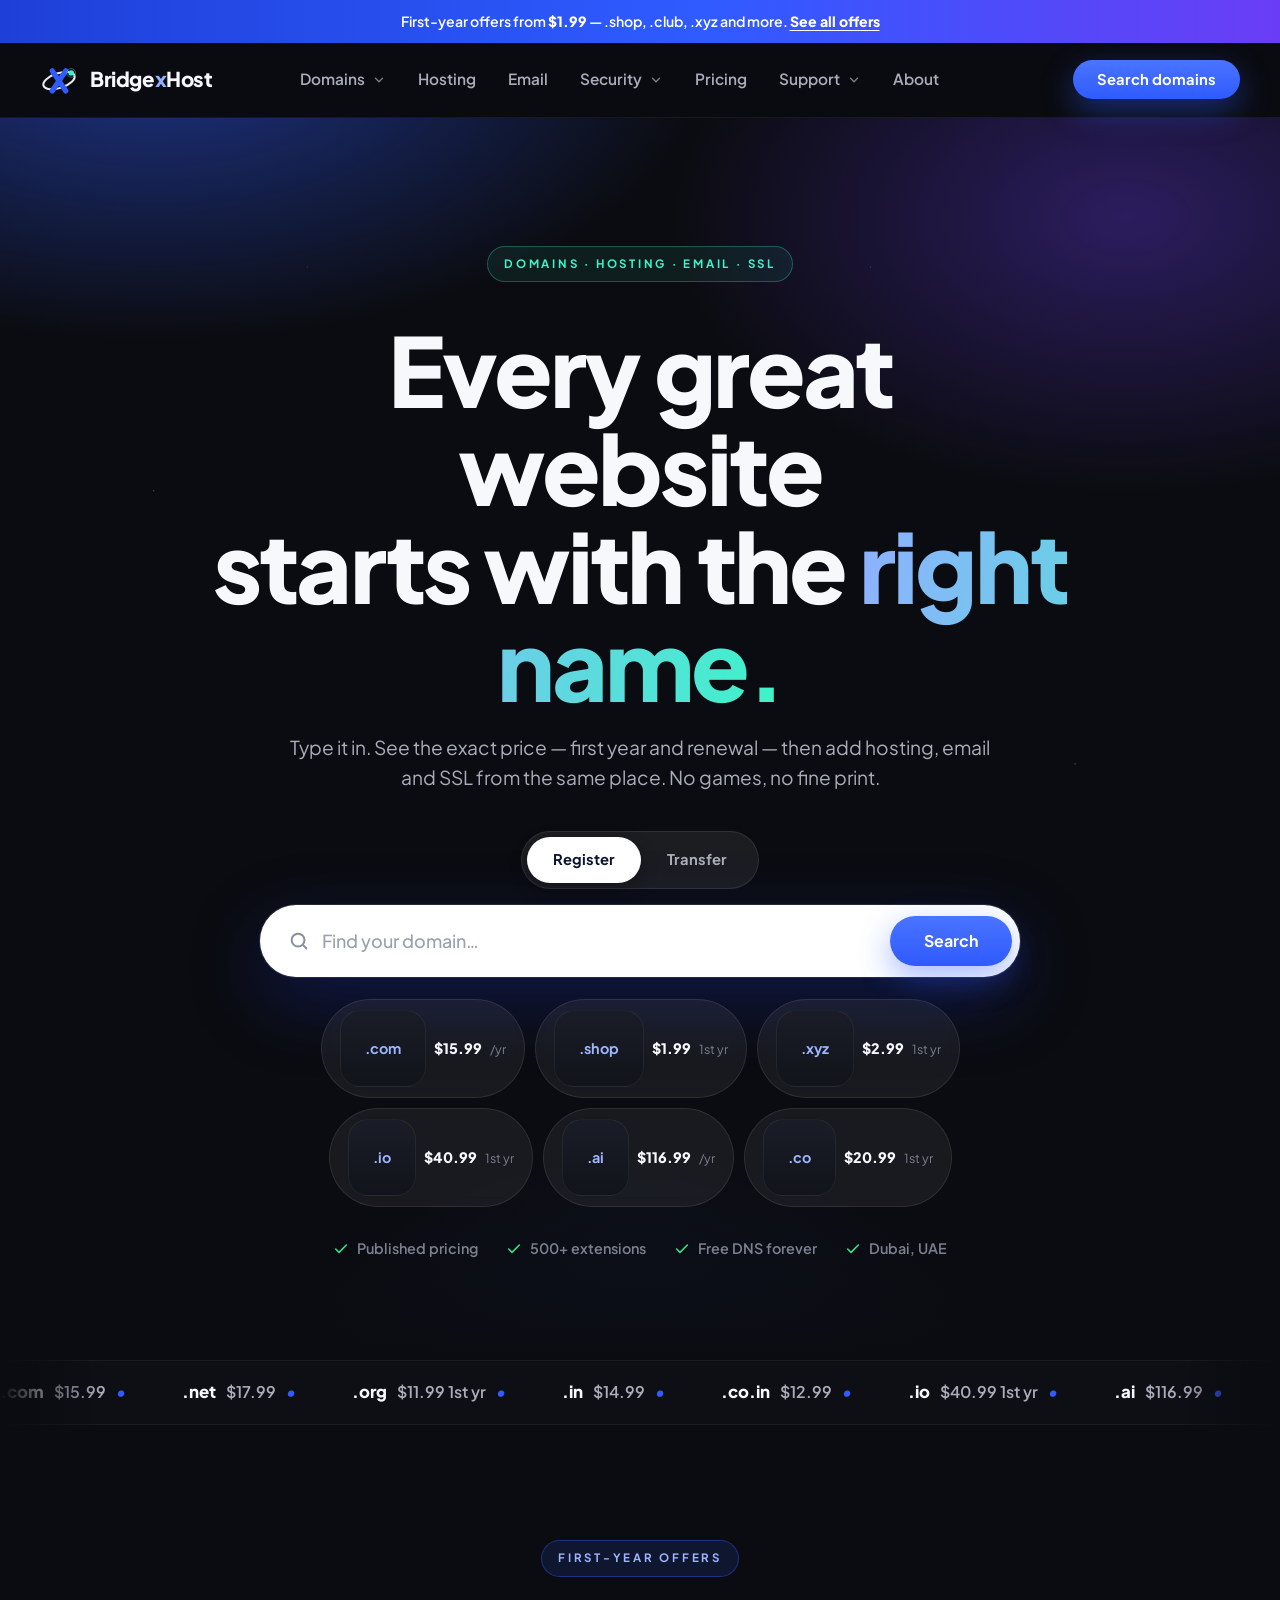
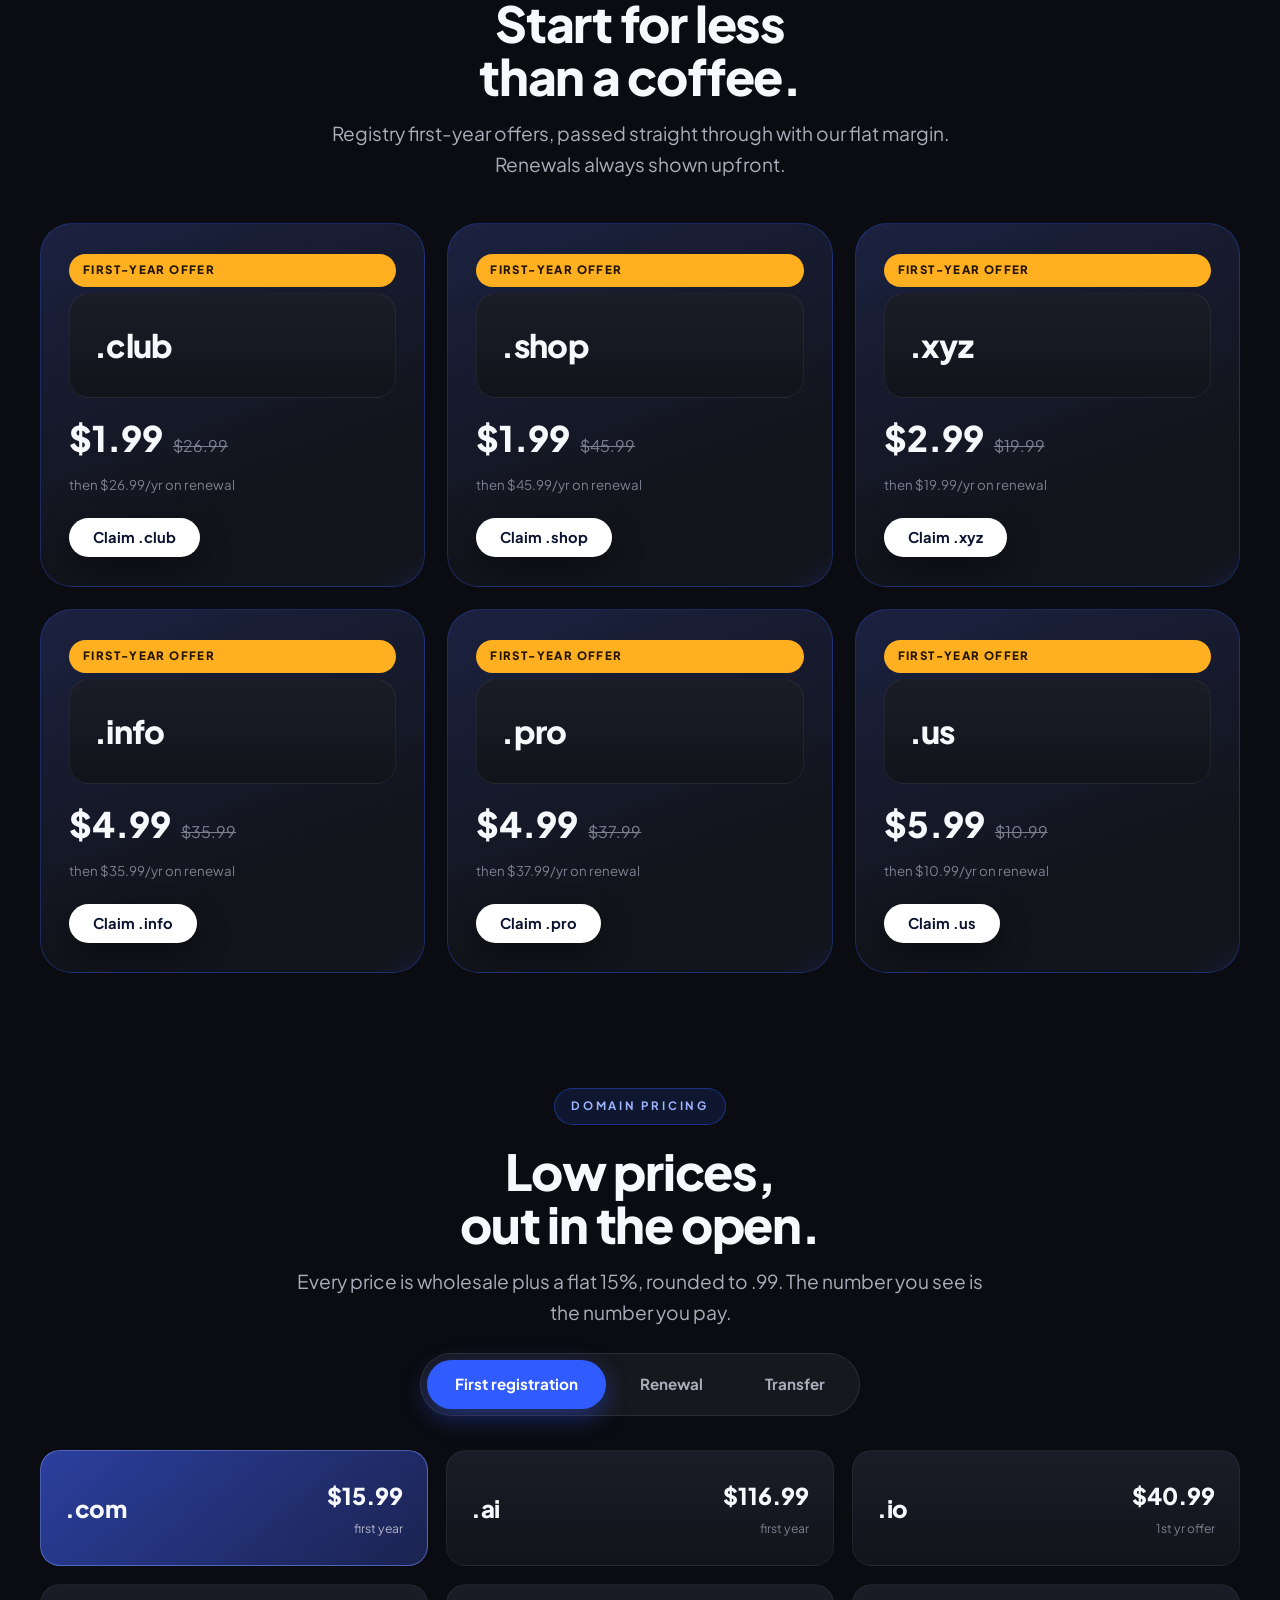
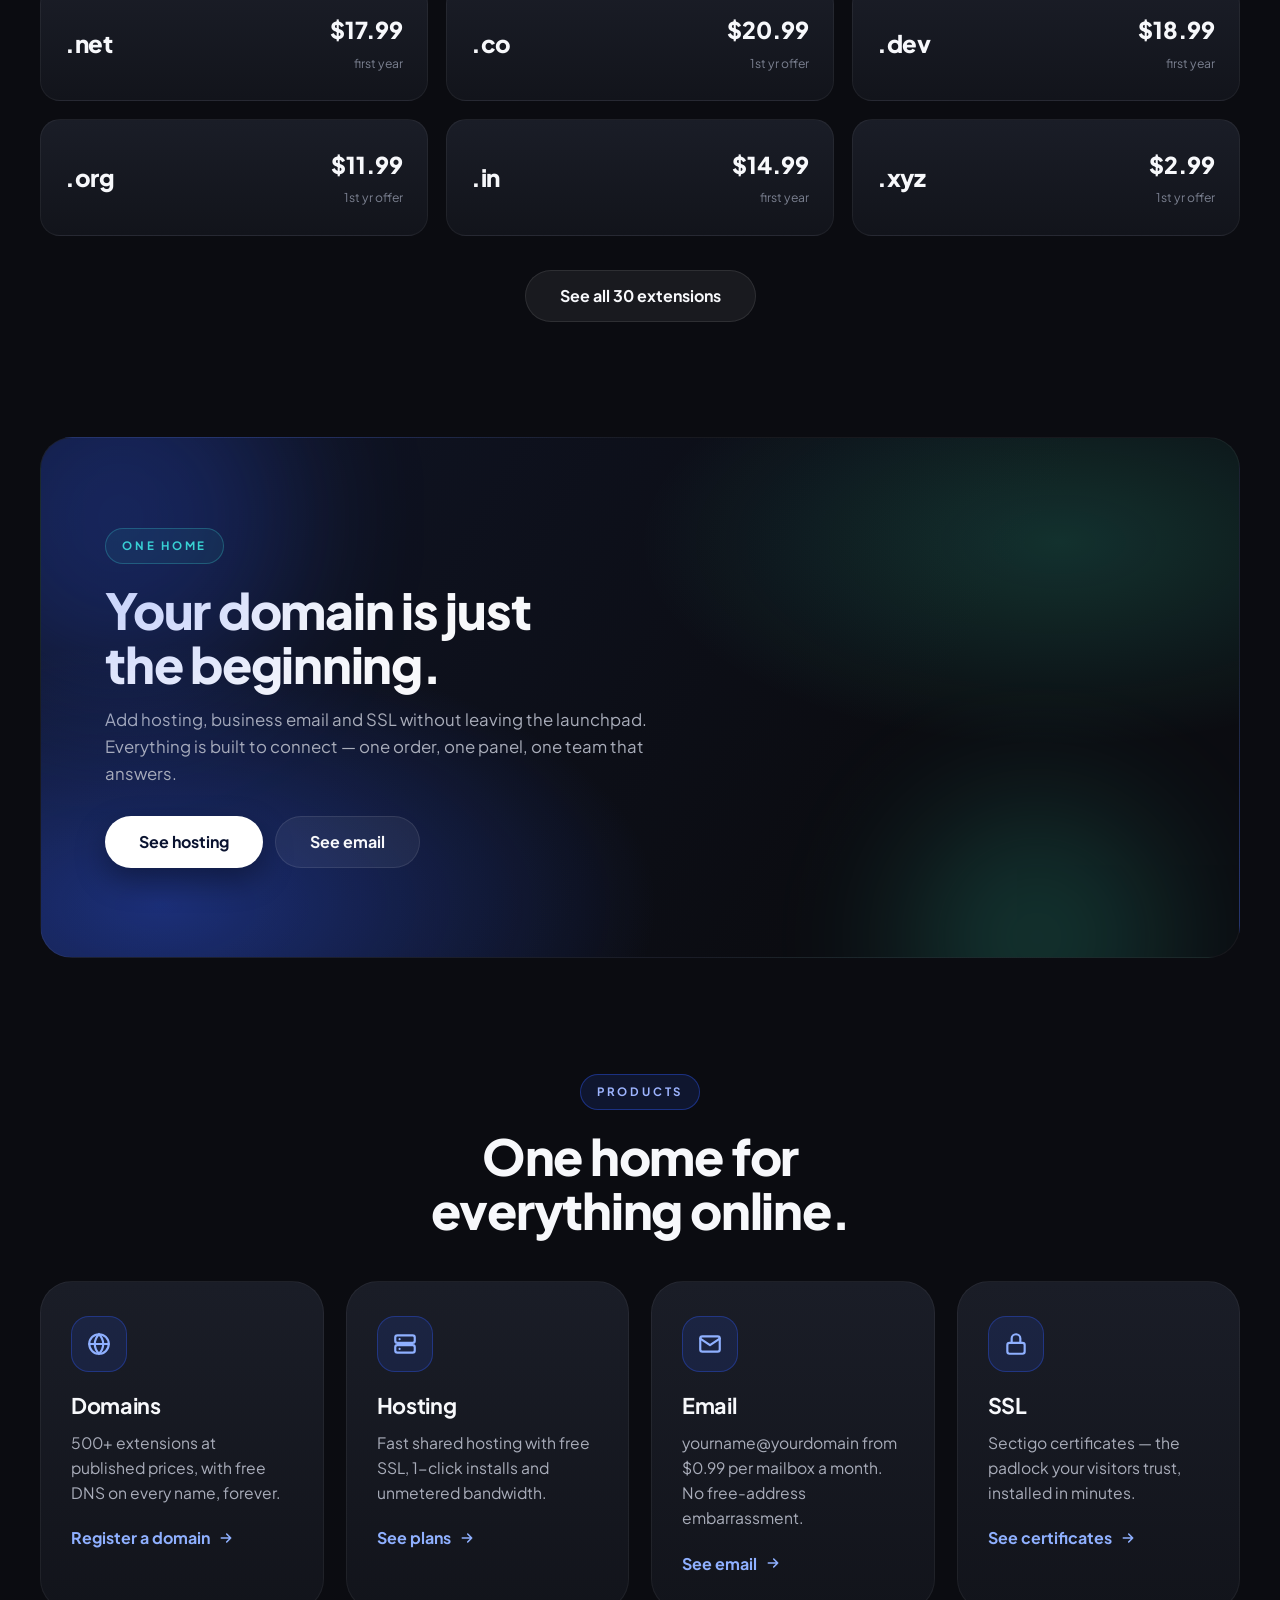
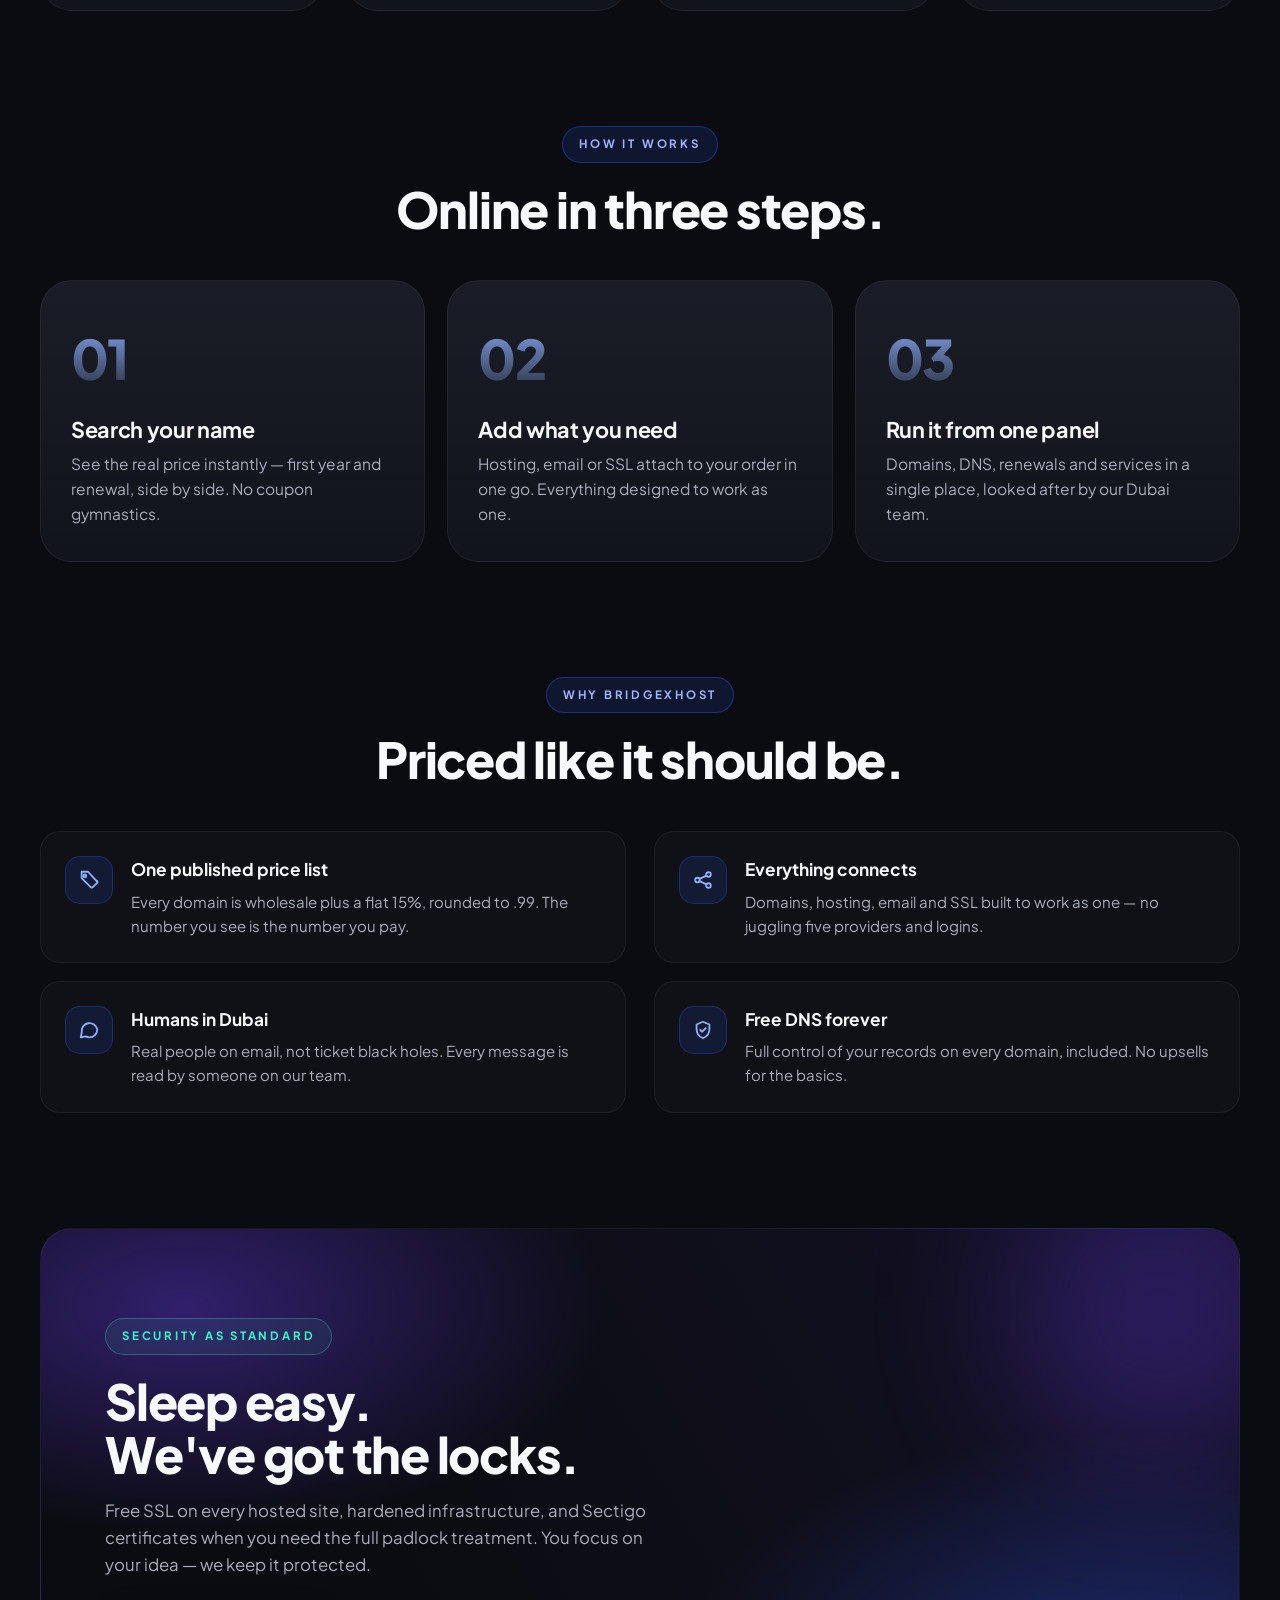
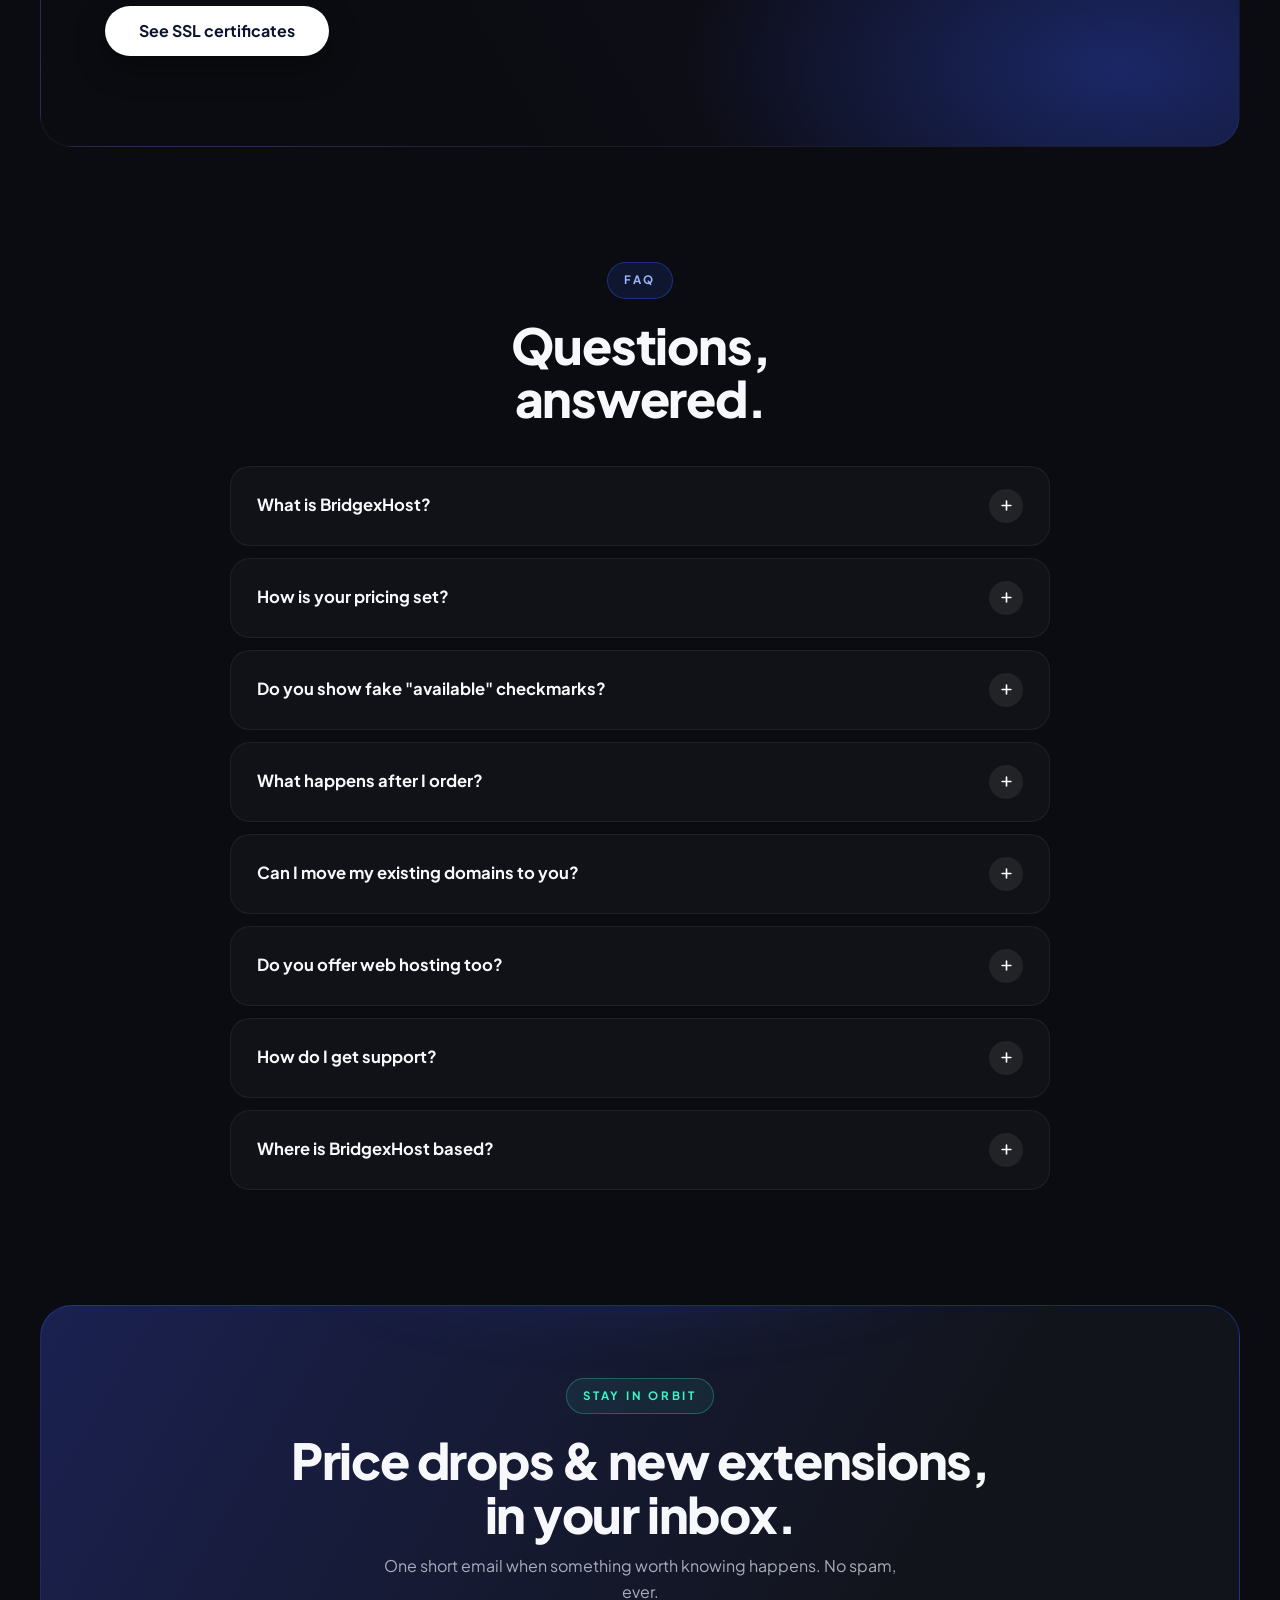
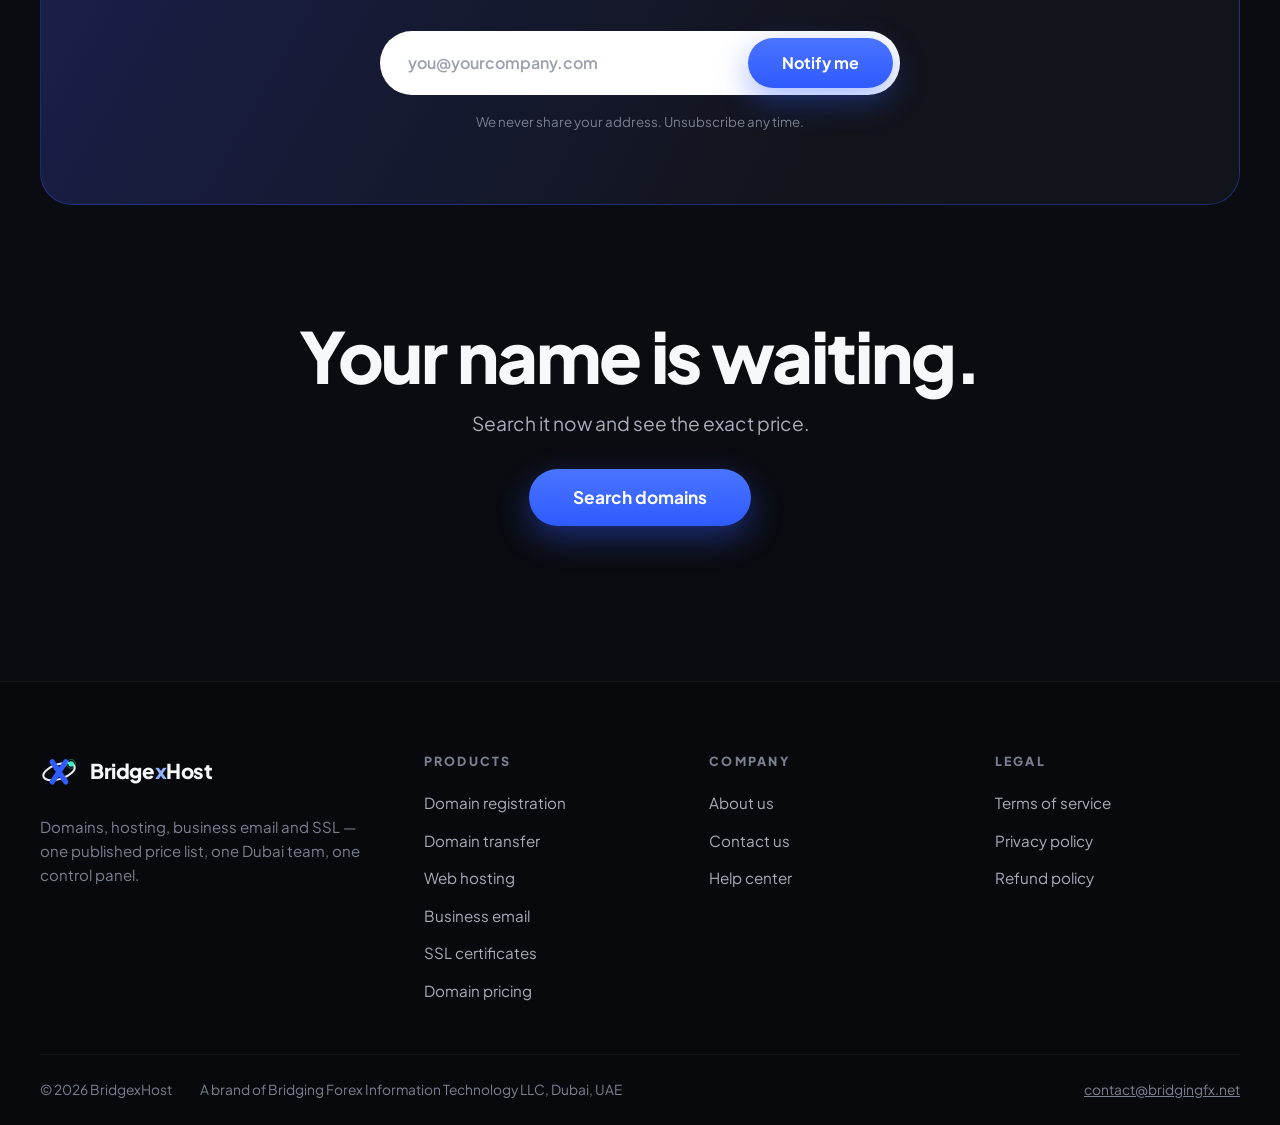
<file: index.html>
<!DOCTYPE html>
<html lang="en">
<head>
<meta charset="UTF-8">
<meta name="viewport" content="width=device-width, initial-scale=1.0">
<title>BridgexHost — Register Domains, Hosting & Email | Dubai</title>
<meta name="description" content="Search 500+ domain extensions at honest published prices. Add hosting, business email and SSL — one Dubai team, one control panel.">
<link rel="canonical" href="https://dawoodshah2232-svg.github.io/bridgexhost/">
<meta property="og:type" content="website">
<meta property="og:site_name" content="BridgexHost">
<meta property="og:title" content="BridgexHost — Register Domains, Hosting & Email | Dubai">
<meta property="og:description" content="Search 500+ domain extensions at honest published prices. Add hosting, business email and SSL — one Dubai team, one control panel.">
<meta property="og:url" content="https://dawoodshah2232-svg.github.io/bridgexhost/">
<meta name="twitter:card" content="summary_large_image">
<meta name="twitter:title" content="BridgexHost — Register Domains, Hosting & Email | Dubai">
<meta name="twitter:description" content="Search 500+ domain extensions at honest published prices. Add hosting, business email and SSL.">
<link rel="icon" type="image/svg+xml" href="favicon.svg">
<link rel="preconnect" href="https://fonts.googleapis.com">
<link rel="preconnect" href="https://fonts.gstatic.com" crossorigin>
<link href="https://fonts.googleapis.com/css2?family=Plus+Jakarta+Sans:wght@400;500;600;700;800&display=swap" rel="stylesheet">
<link rel="stylesheet" href="assets/css/style.css">
<script type="application/ld+json">
{"@context":"https://schema.org","@type":"Organization","name":"BridgexHost","url":"https://dawoodshah2232-svg.github.io/bridgexhost/","logo":"https://dawoodshah2232-svg.github.io/bridgexhost/assets/img/logo.svg","email":"contact@bridgingfx.net","address":{"@type":"PostalAddress","addressLocality":"Dubai","addressCountry":"AE"},"parentOrganization":{"@type":"Organization","name":"Bridging Forex Information Technology LLC"}}
</script>
<script type="application/ld+json">
{"@context":"https://schema.org","@type":"WebSite","name":"BridgexHost","url":"https://dawoodshah2232-svg.github.io/bridgexhost/","potentialAction":{"@type":"SearchAction","target":"https://dawoodshah2232-svg.github.io/bridgexhost/domains.html?domain={query}","query-input":"required name=query"}}
</script>
</head>
<body>

<div class="promo">First-year offers from <strong>$1.99</strong> — .shop, .club, .xyz and more. <a href="pricing.html">See all offers</a></div>

<header class="site-head">
  <div class="container head-in">
    <a class="brand" href="index.html" aria-label="BridgexHost home">
      <img src="assets/img/logo.svg" alt="BridgexHost logo" width="38" height="38">
      <span class="brand-name">Bridge<em>x</em>Host</span>
    </a>
    <nav class="nav" aria-label="Main navigation">
      <div class="nav-item">
        <button class="nav-link" aria-expanded="false" aria-haspopup="true">Domains <svg class="car" viewBox="0 0 24 24" fill="none" stroke="currentColor" stroke-width="2.4" stroke-linecap="round" stroke-linejoin="round"><path d="M6 9l6 6 6-6"/></svg></button>
        <div class="drop">
          <a href="domains.html"><span class="di"><svg viewBox="0 0 24 24" fill="none" stroke="#8fb0ff" stroke-width="2" stroke-linecap="round"><circle cx="12" cy="12" r="9"/><path d="M3 12h18M12 3c2.5 2.6 3.9 5.7 3.9 9s-1.4 6.4-3.9 9c-2.5-2.6-3.9-5.7-3.9-9S9.5 5.6 12 3z"/></svg></span><span><b>Register a domain</b><small>Search 500+ extensions</small></span></a>
          <a href="transfers.html"><span class="di"><svg viewBox="0 0 24 24" fill="none" stroke="#8fb0ff" stroke-width="2" stroke-linecap="round" stroke-linejoin="round"><path d="M7 16V4M7 4L3 8M7 4l4 4M17 8v12m0 0l4-4m-4 4l-4-4"/></svg></span><span><b>Transfer your domain</b><small>Keep your remaining time</small></span></a>
          <a href="pricing.html"><span class="di"><svg viewBox="0 0 24 24" fill="none" stroke="#8fb0ff" stroke-width="2" stroke-linecap="round" stroke-linejoin="round"><path d="M20.59 13.41L11 3H4v7l9.59 9.59a2 2 0 002.82 0l4.18-4.18a2 2 0 000-2.82z"/><circle cx="7.5" cy="7.5" r="1.5"/></svg></span><span><b>Domain pricing</b><small>One list, no fine print</small></span></a>
        </div>
      </div>
      <div class="nav-item"><a class="nav-link" href="hosting.html">Hosting</a></div>
      <div class="nav-item"><a class="nav-link" href="email.html">Email</a></div>
      <div class="nav-item">
        <button class="nav-link" aria-expanded="false" aria-haspopup="true">Security <svg class="car" viewBox="0 0 24 24" fill="none" stroke="currentColor" stroke-width="2.4" stroke-linecap="round" stroke-linejoin="round"><path d="M6 9l6 6 6-6"/></svg></button>
        <div class="drop">
          <a href="ssl.html"><span class="di"><svg viewBox="0 0 24 24" fill="none" stroke="#8fb0ff" stroke-width="2" stroke-linecap="round" stroke-linejoin="round"><rect x="4" y="11" width="16" height="10" rx="2"/><path d="M8 11V7a4 4 0 018 0v4"/></svg></span><span><b>SSL certificates</b><small>The padlock visitors trust</small></span></a>
        </div>
      </div>
      <div class="nav-item"><a class="nav-link" href="pricing.html">Pricing</a></div>
      <div class="nav-item">
        <button class="nav-link" aria-expanded="false" aria-haspopup="true">Support <svg class="car" viewBox="0 0 24 24" fill="none" stroke="currentColor" stroke-width="2.4" stroke-linecap="round" stroke-linejoin="round"><path d="M6 9l6 6 6-6"/></svg></button>
        <div class="drop">
          <a href="faq.html"><span class="di"><svg viewBox="0 0 24 24" fill="none" stroke="#8fb0ff" stroke-width="2" stroke-linecap="round" stroke-linejoin="round"><circle cx="12" cy="12" r="9"/><path d="M9.5 9a2.5 2.5 0 015 .2c0 1.7-2.5 2-2.5 3.6M12 17h.01"/></svg></span><span><b>Help center</b><small>Answers before you ask</small></span></a>
          <a href="contact.html"><span class="di"><svg viewBox="0 0 24 24" fill="none" stroke="#8fb0ff" stroke-width="2" stroke-linecap="round" stroke-linejoin="round"><path d="M21 11.5a8.5 8.5 0 01-8.5 8.5c-1.5 0-3-.4-4.2-1L3 20l1.1-5.3A8.5 8.5 0 1121 11.5z"/></svg></span><span><b>Contact us</b><small>Humans in Dubai</small></span></a>
        </div>
      </div>
      <div class="nav-item"><a class="nav-link" href="about.html">About</a></div>
    </nav>
    <div class="head-cta">
      <a class="btn btn-blue btn-sm" href="domains.html">Search domains</a>
      <button class="burger" aria-label="Open menu"><span></span><span></span><span></span></button>
    </div>
  </div>
</header>

<div class="mmenu">
  <a class="mlink" href="domains.html">Domains <small>register · transfer · pricing</small></a>
  <a class="mlink" href="hosting.html">Hosting <small>web hosting</small></a>
  <a class="mlink" href="email.html">Email <small>business email</small></a>
  <a class="mlink" href="ssl.html">Security <small>SSL certificates</small></a>
  <a class="mlink" href="pricing.html">Pricing <small>one list</small></a>
  <a class="mlink" href="faq.html">Help center <small>answers</small></a>
  <a class="mlink" href="about.html">About <small>our story</small></a>
  <a class="mlink" href="contact.html">Contact <small>talk to us</small></a>
  <a class="btn btn-blue" href="domains.html">Search domains</a>
</div>

<main>
<!-- ============ HERO ============ -->
<section class="hero">
  <div class="container hero-in">
    <span class="eyebrow rv">Domains · Hosting · Email · SSL</span>
    <h1 class="display rv rv-d1">Every great website<br>starts with the <span class="grad">right name.</span></h1>
    <p class="lede rv rv-d2">Type it in. See the exact price — first year and renewal — then add hosting, email and SSL from the same place. No games, no fine print.</p>
    <div class="searchwrap rv rv-d3">
      <form data-search role="search" aria-label="Domain search">
        <div class="seg" role="tablist" aria-label="Search mode">
          <button type="button" class="on" data-mode="register" role="tab" aria-selected="true">Register</button>
          <button type="button" data-mode="transfer" role="tab" aria-selected="false">Transfer</button>
        </div>
        <div class="searchbar">
          <svg viewBox="0 0 24 24" fill="none" stroke="#8a90a0" stroke-width="2.2" stroke-linecap="round"><circle cx="11" cy="11" r="7"/><path d="M20 20l-3.8-3.8"/></svg>
          <input type="text" name="q" placeholder="Find your domain…" autocomplete="off" spellcheck="false" aria-label="Domain name">
          <button class="btn btn-blue" type="submit">Search</button>
        </div>
      </form>
      <div class="sr" aria-live="polite"></div>
      <div class="pricepills" data-pills></div>
      <ul class="trustrow">
        <li><svg viewBox="0 0 24 24" fill="none" stroke="#3ddc84" stroke-width="2.4" stroke-linecap="round" stroke-linejoin="round"><path d="M20 6L9 17l-5-5"/></svg>Published pricing</li>
        <li><svg viewBox="0 0 24 24" fill="none" stroke="#3ddc84" stroke-width="2.4" stroke-linecap="round" stroke-linejoin="round"><path d="M20 6L9 17l-5-5"/></svg>500+ extensions</li>
        <li><svg viewBox="0 0 24 24" fill="none" stroke="#3ddc84" stroke-width="2.4" stroke-linecap="round" stroke-linejoin="round"><path d="M20 6L9 17l-5-5"/></svg>Free DNS forever</li>
        <li><svg viewBox="0 0 24 24" fill="none" stroke="#3ddc84" stroke-width="2.4" stroke-linecap="round" stroke-linejoin="round"><path d="M20 6L9 17l-5-5"/></svg>Dubai, UAE</li>
      </ul>
    </div>
  </div>
</section>

<!-- ============ MARQUEE ============ -->
<div class="marquee" aria-hidden="true"><div data-marquee></div></div>

<!-- ============ OFFERS ============ -->
<section class="section" id="offers">
  <div class="container">
    <div class="center rv">
      <span class="eyebrow blue">First-year offers</span>
      <h2 class="h2">Start for less<br>than a coffee.</h2>
      <p class="lede" style="margin-top:14px">Registry first-year offers, passed straight through with our flat margin. Renewals always shown upfront.</p>
    </div>
    <div class="grid g3" data-offers style="margin-top:44px"></div>
  </div>
</section>

<!-- ============ TLD GRID ============ -->
<section class="section" style="padding-top:0">
  <div class="container">
    <div class="center rv">
      <span class="eyebrow blue">Domain pricing</span>
      <h2 class="h2">Low prices,<br>out in the open.</h2>
      <p class="lede" style="margin-top:14px">Every price is wholesale plus a flat 15%, rounded to .99. The number you see is the number you pay.</p>
      <div class="tabs" data-tabs role="tablist" aria-label="Price view" style="margin-top:26px">
        <button class="on" data-tab="register" role="tab" aria-selected="true">First registration</button>
        <button data-tab="renew" role="tab" aria-selected="false">Renewal</button>
        <button data-tab="transfer" role="tab" aria-selected="false">Transfer</button>
      </div>
    </div>
    <div data-tldgrid><div class="tldgrid" data-tldgrid-items></div></div>
    <div class="center rv" style="margin-top:34px"><a class="btn btn-ghost" href="pricing.html">See all 30 extensions</a></div>
  </div>
</section>

<!-- ============ BAND: everything connects ============ -->
<section class="section" style="padding-top:0">
  <div class="container">
    <div class="band rv">
      <span class="orb" style="width:340px;height:340px;left:-90px;top:-90px;background:rgba(47,91,255,.5)"></span>
      <span class="orb" style="width:260px;height:260px;right:6%;bottom:-110px;background:rgba(60,245,200,.35);animation-delay:-6s"></span>
      <span class="eyebrow">One home</span>
      <h2 class="h2">Your domain is just<br>the beginning.</h2>
      <p>Add hosting, business email and SSL without leaving the launchpad. Everything is built to connect — one order, one panel, one team that answers.</p>
      <div style="display:flex;gap:12px;flex-wrap:wrap">
        <a class="btn btn-white" href="hosting.html">See hosting</a>
        <a class="btn btn-ghost" href="email.html">See email</a>
      </div>
    </div>
  </div>
</section>

<!-- ============ PRODUCTS ============ -->
<section class="section" style="padding-top:0">
  <div class="container">
    <div class="center rv" style="margin-bottom:44px">
      <span class="eyebrow blue">Products</span>
      <h2 class="h2">One home for<br>everything online.</h2>
    </div>
    <div class="grid g4">
      <div class="card rv">
        <div class="ic"><svg viewBox="0 0 24 24" fill="none" stroke="#8fb0ff" stroke-width="2" stroke-linecap="round"><circle cx="12" cy="12" r="9"/><path d="M3 12h18M12 3c2.5 2.6 3.9 5.7 3.9 9s-1.4 6.4-3.9 9c-2.5-2.6-3.9-5.7-3.9-9S9.5 5.6 12 3z"/></svg></div>
        <h3 class="h3">Domains</h3>
        <p>500+ extensions at published prices, with free DNS on every name, forever.</p>
        <a class="go" href="domains.html">Register a domain <svg viewBox="0 0 24 24" fill="none" stroke="currentColor" stroke-width="2.4" stroke-linecap="round" stroke-linejoin="round"><path d="M5 12h14M13 6l6 6-6 6"/></svg></a>
      </div>
      <div class="card rv rv-d1">
        <div class="ic"><svg viewBox="0 0 24 24" fill="none" stroke="#8fb0ff" stroke-width="2" stroke-linecap="round"><rect x="3" y="4" width="18" height="7" rx="2"/><rect x="3" y="13" width="18" height="7" rx="2"/><path d="M7 7.5h.01M7 16.5h.01"/></svg></div>
        <h3 class="h3">Hosting</h3>
        <p>Fast shared hosting with free SSL, 1-click installs and unmetered bandwidth.</p>
        <a class="go" href="hosting.html">See plans <svg viewBox="0 0 24 24" fill="none" stroke="currentColor" stroke-width="2.4" stroke-linecap="round" stroke-linejoin="round"><path d="M5 12h14M13 6l6 6-6 6"/></svg></a>
      </div>
      <div class="card rv rv-d2">
        <div class="ic"><svg viewBox="0 0 24 24" fill="none" stroke="#8fb0ff" stroke-width="2" stroke-linecap="round" stroke-linejoin="round"><rect x="3" y="5" width="18" height="14" rx="2"/><path d="M3 7l9 6 9-6"/></svg></div>
        <h3 class="h3">Email</h3>
        <p>yourname@yourdomain from $0.99 per mailbox a month. No free-address embarrassment.</p>
        <a class="go" href="email.html">See email <svg viewBox="0 0 24 24" fill="none" stroke="currentColor" stroke-width="2.4" stroke-linecap="round" stroke-linejoin="round"><path d="M5 12h14M13 6l6 6-6 6"/></svg></a>
      </div>
      <div class="card rv rv-d3">
        <div class="ic"><svg viewBox="0 0 24 24" fill="none" stroke="#8fb0ff" stroke-width="2" stroke-linecap="round" stroke-linejoin="round"><rect x="4" y="11" width="16" height="10" rx="2"/><path d="M8 11V7a4 4 0 018 0v4"/></svg></div>
        <h3 class="h3">SSL</h3>
        <p>Sectigo certificates — the padlock your visitors trust, installed in minutes.</p>
        <a class="go" href="ssl.html">See certificates <svg viewBox="0 0 24 24" fill="none" stroke="currentColor" stroke-width="2.4" stroke-linecap="round" stroke-linejoin="round"><path d="M5 12h14M13 6l6 6-6 6"/></svg></a>
      </div>
    </div>
  </div>
</section>

<!-- ============ STEPS ============ -->
<section class="section" style="padding-top:0">
  <div class="container">
    <div class="center rv" style="margin-bottom:44px">
      <span class="eyebrow blue">How it works</span>
      <h2 class="h2">Online in three steps.</h2>
    </div>
    <div class="steps">
      <div class="step rv"><h3 class="h3">Search your name</h3><p>See the real price instantly — first year and renewal, side by side. No coupon gymnastics.</p></div>
      <div class="step rv rv-d1"><h3 class="h3">Add what you need</h3><p>Hosting, email or SSL attach to your order in one go. Everything designed to work as one.</p></div>
      <div class="step rv rv-d2"><h3 class="h3">Run it from one panel</h3><p>Domains, DNS, renewals and services in a single place, looked after by our Dubai team.</p></div>
    </div>
  </div>
</section>

<!-- ============ WHY ============ -->
<section class="section" style="padding-top:0">
  <div class="container">
    <div class="center rv" style="margin-bottom:44px">
      <span class="eyebrow blue">Why BridgexHost</span>
      <h2 class="h2">Priced like it should be.</h2>
    </div>
    <div class="feats">
      <div class="feat rv"><div class="ic"><svg viewBox="0 0 24 24" fill="none" stroke="#8fb0ff" stroke-width="2" stroke-linecap="round" stroke-linejoin="round"><path d="M20.59 13.41L11 3H4v7l9.59 9.59a2 2 0 002.82 0l4.18-4.18a2 2 0 000-2.82z"/><circle cx="7.5" cy="7.5" r="1.5"/></svg></div><div><h3>One published price list</h3><p>Every domain is wholesale plus a flat 15%, rounded to .99. The number you see is the number you pay.</p></div></div>
      <div class="feat rv rv-d1"><div class="ic"><svg viewBox="0 0 24 24" fill="none" stroke="#8fb0ff" stroke-width="2" stroke-linecap="round"><circle cx="6" cy="12" r="2.5"/><circle cx="18" cy="6" r="2.5"/><circle cx="18" cy="18" r="2.5"/><path d="M8.2 10.8l7.6-3.6M8.2 13.2l7.6 3.6"/></svg></div><div><h3>Everything connects</h3><p>Domains, hosting, email and SSL built to work as one — no juggling five providers and logins.</p></div></div>
      <div class="feat rv rv-d2"><div class="ic"><svg viewBox="0 0 24 24" fill="none" stroke="#8fb0ff" stroke-width="2" stroke-linecap="round" stroke-linejoin="round"><path d="M21 11.5a8.5 8.5 0 01-8.5 8.5c-1.5 0-3-.4-4.2-1L3 20l1.1-5.3A8.5 8.5 0 1121 11.5z"/></svg></div><div><h3>Humans in Dubai</h3><p>Real people on email, not ticket black holes. Every message is read by someone on our team.</p></div></div>
      <div class="feat rv rv-d3"><div class="ic"><svg viewBox="0 0 24 24" fill="none" stroke="#8fb0ff" stroke-width="2" stroke-linecap="round" stroke-linejoin="round"><path d="M12 3l7 3v5c0 4.5-3 8.5-7 10-4-1.5-7-5.5-7-10V6z"/><path d="M9 12l2 2 4-4"/></svg></div><div><h3>Free DNS forever</h3><p>Full control of your records on every domain, included. No upsells for the basics.</p></div></div>
    </div>
  </div>
</section>

<!-- ============ BAND: security ============ -->
<section class="section" style="padding-top:0">
  <div class="container">
    <div class="band alt rv">
      <span class="orb" style="width:300px;height:300px;right:-70px;top:-70px;background:rgba(106,61,245,.55)"></span>
      <span class="eyebrow">Security as standard</span>
      <h2 class="h2">Sleep easy.<br>We've got the locks.</h2>
      <p>Free SSL on every hosted site, hardened infrastructure, and Sectigo certificates when you need the full padlock treatment. You focus on your idea — we keep it protected.</p>
      <a class="btn btn-white" href="ssl.html">See SSL certificates</a>
    </div>
  </div>
</section>

<!-- ============ FAQ ============ -->
<section class="section" style="padding-top:0">
  <div class="container">
    <div class="center rv">
      <span class="eyebrow blue">FAQ</span>
      <h2 class="h2">Questions,<br>answered.</h2>
    </div>
    <div class="faq">
      <div class="qa rv"><button class="q">What is BridgexHost?<span class="x"><svg viewBox="0 0 24 24" fill="none" stroke="#fff" stroke-width="2.6" stroke-linecap="round"><path d="M12 5v14M5 12h14"/></svg></span></button><div class="a"><p>BridgexHost is the domains-and-hosting brand of Bridging Forex Information Technology LLC, Dubai. We sell domain names, web hosting, business email and SSL certificates with one published price list.</p></div></div>
      <div class="qa rv"><button class="q">How is your pricing set?<span class="x"><svg viewBox="0 0 24 24" fill="none" stroke="#fff" stroke-width="2.6" stroke-linecap="round"><path d="M12 5v14M5 12h14"/></svg></span></button><div class="a"><p>Every domain price is our wholesale cost plus a flat 15%, rounded to .99. We publish the whole list — nothing hidden, no coupon gymnastics.</p></div></div>
      <div class="qa rv"><button class="q">Do you show fake "available" checkmarks?<span class="x"><svg viewBox="0 0 24 24" fill="none" stroke="#fff" stroke-width="2.6" stroke-linecap="round"><path d="M12 5v14M5 12h14"/></svg></span></button><div class="a"><p>No. Our search shows the exact price for the extension you type. Live availability is confirmed when you order through our team — we'd rather be honest than flashy.</p></div></div>
      <div class="qa rv"><button class="q">What happens after I order?<span class="x"><svg viewBox="0 0 24 24" fill="none" stroke="#fff" stroke-width="2.6" stroke-linecap="round"><path d="M12 5v14M5 12h14"/></svg></span></button><div class="a"><p>Our team processes your registration through our registrar backbone and confirms by email, usually the same business day.</p></div></div>
      <div class="qa rv"><button class="q">Can I move my existing domains to you?<span class="x"><svg viewBox="0 0 24 24" fill="none" stroke="#fff" stroke-width="2.6" stroke-linecap="round"><path d="M12 5v14M5 12h14"/></svg></span></button><div class="a"><p>Yes. Unlock the domain at your current registrar, grab your transfer code, and we'll handle the rest — your remaining registration time comes with you. See <a href="transfers.html">transfers</a>.</p></div></div>
      <div class="qa rv"><button class="q">Do you offer web hosting too?<span class="x"><svg viewBox="0 0 24 24" fill="none" stroke="#fff" stroke-width="2.6" stroke-linecap="round"><path d="M12 5v14M5 12h14"/></svg></span></button><div class="a"><p>Yes — shared hosting plans with free SSL, 1-click installs and 24/7 support, plus business email and SSL certificates.</p></div></div>
      <div class="qa rv"><button class="q">How do I get support?<span class="x"><svg viewBox="0 0 24 24" fill="none" stroke="#fff" stroke-width="2.6" stroke-linecap="round"><path d="M12 5v14M5 12h14"/></svg></span></button><div class="a"><p>Email <a href="mailto:contact@bridgingfx.net">contact@bridgingfx.net</a> any time. A real person in Dubai reads every message.</p></div></div>
      <div class="qa rv"><button class="q">Where is BridgexHost based?<span class="x"><svg viewBox="0 0 24 24" fill="none" stroke="#fff" stroke-width="2.6" stroke-linecap="round"><path d="M12 5v14M5 12h14"/></svg></span></button><div class="a"><p>Dubai, United Arab Emirates, operated by Bridging Forex Information Technology LLC.</p></div></div>
    </div>
  </div>
</section>

<!-- ============ NEWSLETTER ============ -->
<section class="section" style="padding-top:0">
  <div class="container">
    <div class="news rv">
      <span class="eyebrow">Stay in orbit</span>
      <h2 class="h2">Price drops & new extensions,<br>in your inbox.</h2>
      <p>One short email when something worth knowing happens. No spam, ever.</p>
      <form data-news>
        <input type="email" placeholder="you@yourcompany.com" aria-label="Email address" required>
        <button class="btn btn-blue" type="submit">Notify me</button>
      </form>
      <small>We never share your address. Unsubscribe any time.</small>
    </div>
  </div>
</section>

<!-- ============ FINAL CTA ============ -->
<section class="section" style="padding-top:0">
  <div class="container center rv">
    <h2 class="display" style="font-size:clamp(2.4rem,5.5vw,4.6rem)">Your name is waiting.</h2>
    <p class="lede" style="margin:16px auto 30px">Search it now and see the exact price.</p>
    <a class="btn btn-blue btn-lg" href="domains.html">Search domains</a>
  </div>
</section>
</main>

<footer>
  <div class="container">
    <div class="foot-grid">
      <div class="foot-brand">
        <a class="brand" href="index.html" aria-label="BridgexHost home">
          <img src="assets/img/logo.svg" alt="BridgexHost logo" width="38" height="38">
          <span class="brand-name">Bridge<em>x</em>Host</span>
        </a>
        <p>Domains, hosting, business email and SSL — one published price list, one Dubai team, one control panel.</p>
</div>
      <div class="foot-col">
        <h4>Products</h4>
        <ul>
          <li><a href="domains.html">Domain registration</a></li>
          <li><a href="transfers.html">Domain transfer</a></li>
          <li><a href="hosting.html">Web hosting</a></li>
          <li><a href="email.html">Business email</a></li>
          <li><a href="ssl.html">SSL certificates</a></li>
          <li><a href="pricing.html">Domain pricing</a></li>
        </ul>
      </div>
      <div class="foot-col">
        <h4>Company</h4>
        <ul>
          <li><a href="about.html">About us</a></li>
          <li><a href="contact.html">Contact us</a></li>
          <li><a href="faq.html">Help center</a></li>
        </ul>
      </div>
      <div class="foot-col">
        <h4>Legal</h4>
        <ul>
          <li><a href="terms.html">Terms of service</a></li>
          <li><a href="privacy.html">Privacy policy</a></li>
          <li><a href="refunds.html">Refund policy</a></li>
        </ul>
      </div>
    </div>
    <div class="foot-bar">
      <span>© <span data-year>2026</span> BridgexHost</span>
      <span>A brand of Bridging Forex Information Technology LLC, Dubai, UAE</span>
      <span class="sp"></span>
      <a href="mailto:contact@bridgingfx.net">contact@bridgingfx.net</a>
    </div>
  </div>
</footer>

<script type="application/ld+json">
{"@context":"https://schema.org","@type":"FAQPage","mainEntity":[
{"@type":"Question","name":"What is BridgexHost?","acceptedAnswer":{"@type":"Answer","text":"BridgexHost is the domains-and-hosting brand of Bridging Forex Information Technology LLC, Dubai. We sell domain names, web hosting, business email and SSL certificates with one published price list."}},
{"@type":"Question","name":"How is your pricing set?","acceptedAnswer":{"@type":"Answer","text":"Every domain price is our wholesale cost plus a flat 15%, rounded to .99. We publish the whole list — nothing hidden."}},
{"@type":"Question","name":"Can I move my existing domains to you?","acceptedAnswer":{"@type":"Answer","text":"Yes. Unlock the domain at your current registrar, grab your transfer code, and we'll handle the rest — your remaining registration time comes with you."}},
{"@type":"Question","name":"How do I get support?","acceptedAnswer":{"@type":"Answer","text":"Email contact@bridgingfx.net any time. A real person in Dubai reads every message."}}
]}
</script>
<script src="assets/js/pricing-data.js"></script>
<script src="assets/js/main.js"></script>
</body>
</html>
</file>
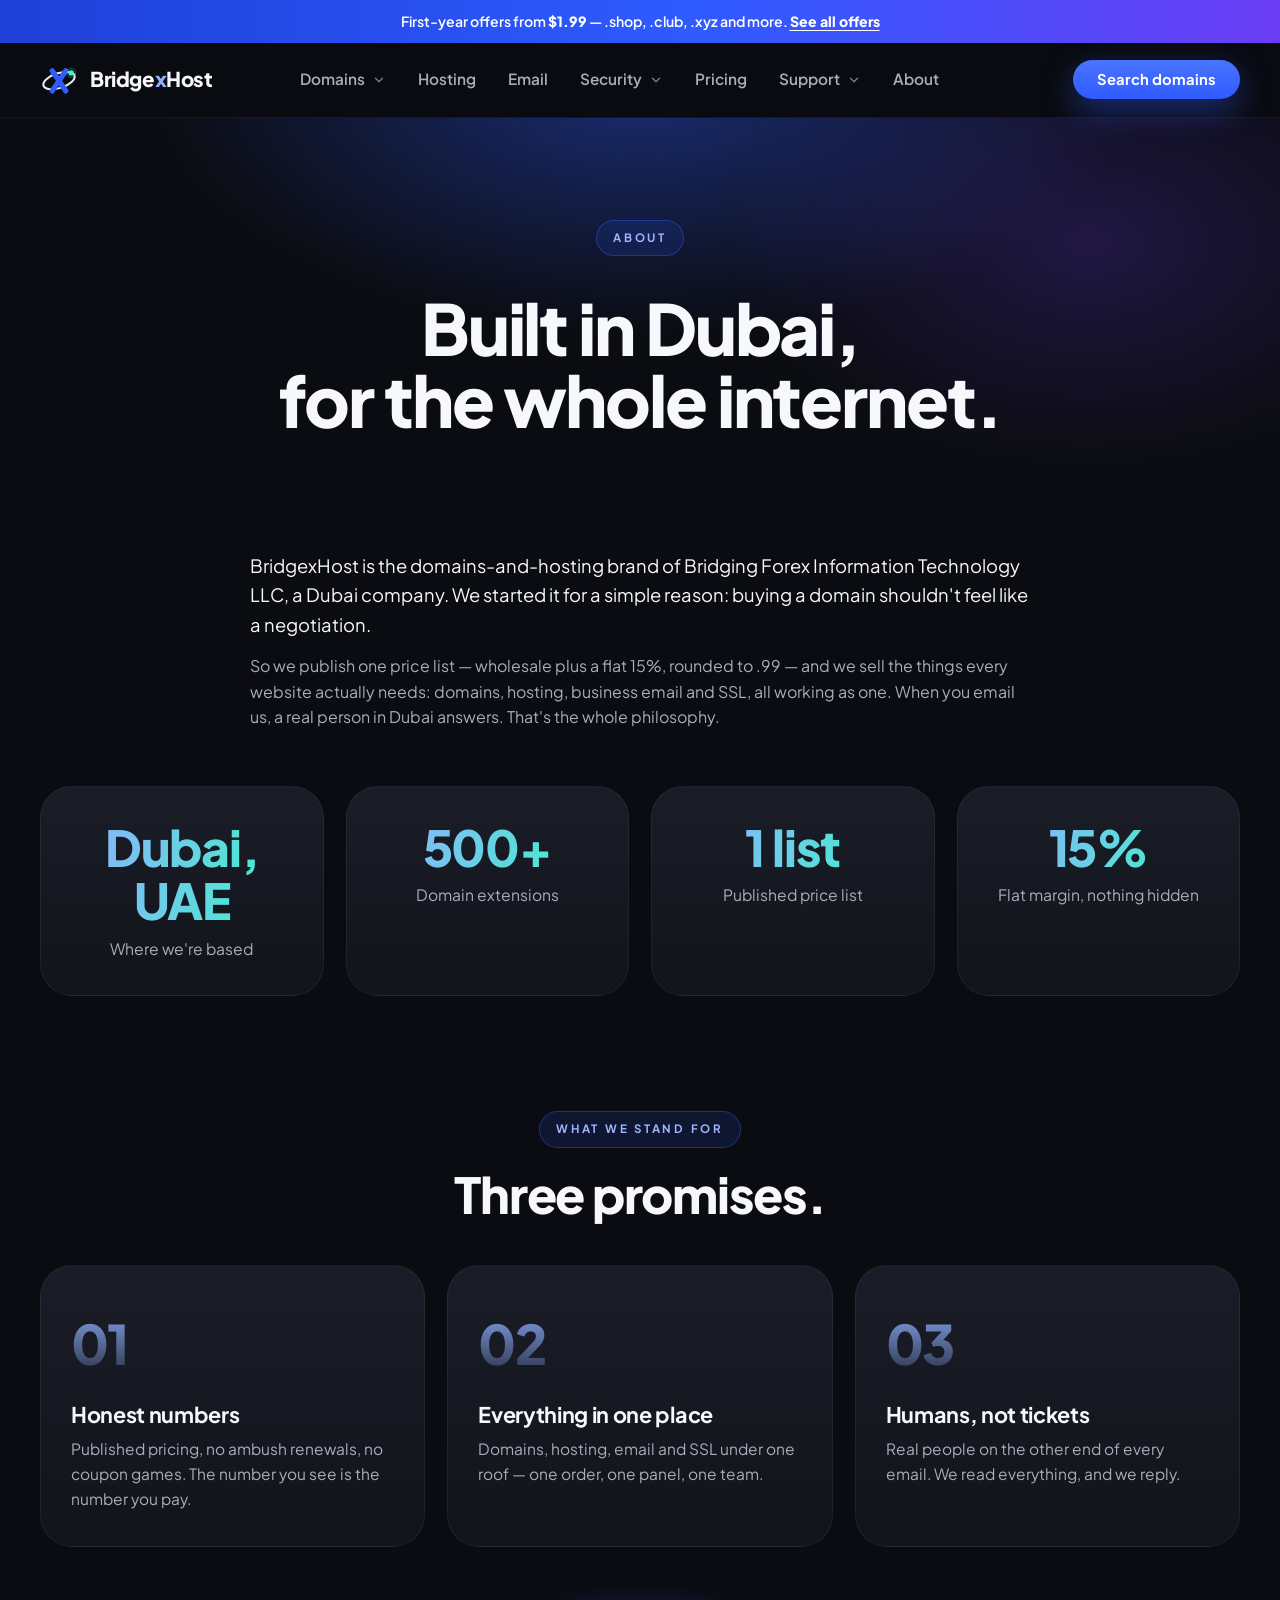
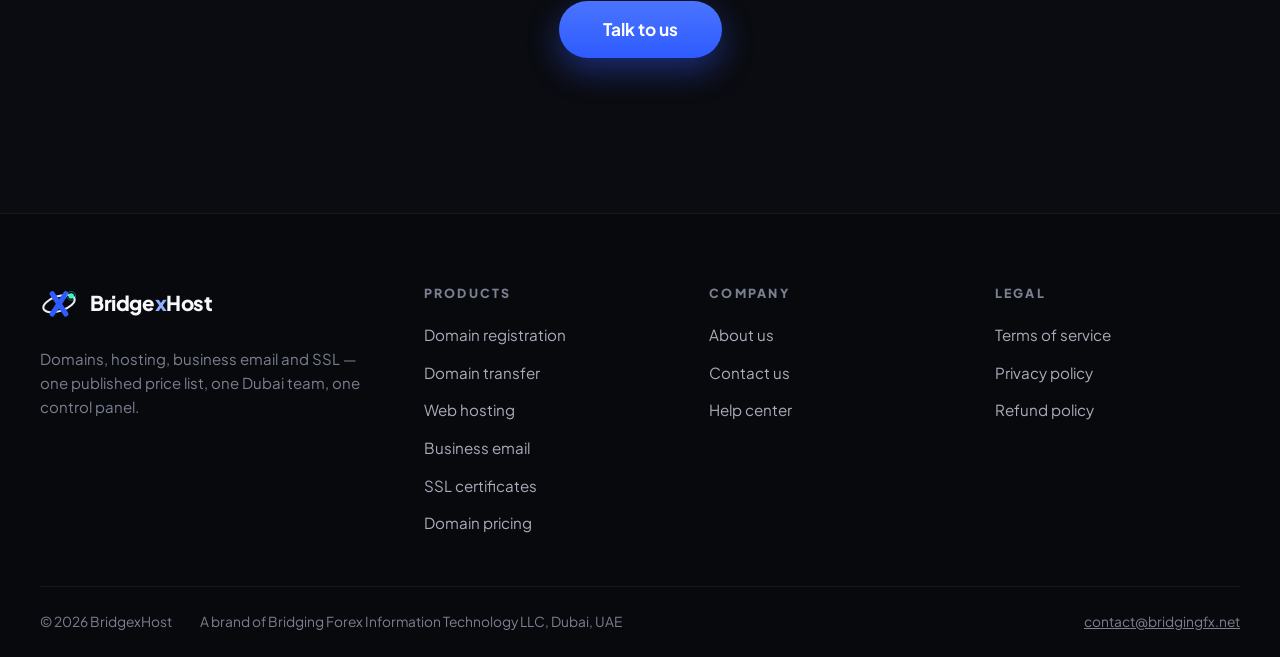
<file: about.html>
<!DOCTYPE html>
<html lang="en">
<head>
<meta charset="UTF-8">
<meta name="viewport" content="width=device-width, initial-scale=1.0">
<title>About BridgexHost — Domains & Hosting from Dubai</title>
<meta name="description" content="BridgexHost is the domains-and-hosting brand of Bridging Forex Information Technology LLC, Dubai. Honest pricing, everything in one place.">
<link rel="canonical" href="https://dawoodshah2232-svg.github.io/bridgexhost/about.html">
<meta property="og:type" content="website">
<meta property="og:site_name" content="BridgexHost">
<meta property="og:title" content="About BridgexHost — Domains & Hosting from Dubai">
<meta property="og:description" content="BridgexHost is the domains-and-hosting brand of Bridging Forex Information Technology LLC, Dubai. Honest pricing, everything in one place.">
<meta property="og:url" content="https://dawoodshah2232-svg.github.io/bridgexhost/about.html">
<meta name="twitter:card" content="summary_large_image">
<link rel="icon" type="image/svg+xml" href="favicon.svg">
<link rel="preconnect" href="https://fonts.googleapis.com">
<link rel="preconnect" href="https://fonts.gstatic.com" crossorigin>
<link href="https://fonts.googleapis.com/css2?family=Plus+Jakarta+Sans:wght@400;500;600;700;800&display=swap" rel="stylesheet">
<link rel="stylesheet" href="assets/css/style.css">
</head>
<body>

<div class="promo">First-year offers from <strong>$1.99</strong> — .shop, .club, .xyz and more. <a href="pricing.html">See all offers</a></div>

<header class="site-head">
  <div class="container head-in">
    <a class="brand" href="index.html" aria-label="BridgexHost home">
      <img src="assets/img/logo.svg" alt="BridgexHost logo" width="38" height="38">
      <span class="brand-name">Bridge<em>x</em>Host</span>
    </a>
    <nav class="nav" aria-label="Main navigation">
      <div class="nav-item">
        <button class="nav-link" aria-expanded="false" aria-haspopup="true">Domains <svg class="car" viewBox="0 0 24 24" fill="none" stroke="currentColor" stroke-width="2.4" stroke-linecap="round" stroke-linejoin="round"><path d="M6 9l6 6 6-6"/></svg></button>
        <div class="drop">
          <a href="domains.html"><span class="di"><svg viewBox="0 0 24 24" fill="none" stroke="#8fb0ff" stroke-width="2" stroke-linecap="round"><circle cx="12" cy="12" r="9"/><path d="M3 12h18M12 3c2.5 2.6 3.9 5.7 3.9 9s-1.4 6.4-3.9 9c-2.5-2.6-3.9-5.7-3.9-9S9.5 5.6 12 3z"/></svg></span><span><b>Register a domain</b><small>Search 500+ extensions</small></span></a>
          <a href="transfers.html"><span class="di"><svg viewBox="0 0 24 24" fill="none" stroke="#8fb0ff" stroke-width="2" stroke-linecap="round" stroke-linejoin="round"><path d="M7 16V4M7 4L3 8M7 4l4 4M17 8v12m0 0l4-4m-4 4l-4-4"/></svg></span><span><b>Transfer your domain</b><small>Keep your remaining time</small></span></a>
          <a href="pricing.html"><span class="di"><svg viewBox="0 0 24 24" fill="none" stroke="#8fb0ff" stroke-width="2" stroke-linecap="round" stroke-linejoin="round"><path d="M20.59 13.41L11 3H4v7l9.59 9.59a2 2 0 002.82 0l4.18-4.18a2 2 0 000-2.82z"/><circle cx="7.5" cy="7.5" r="1.5"/></svg></span><span><b>Domain pricing</b><small>One list, no fine print</small></span></a>
        </div>
      </div>
      <div class="nav-item"><a class="nav-link" href="hosting.html">Hosting</a></div>
      <div class="nav-item"><a class="nav-link" href="email.html">Email</a></div>
      <div class="nav-item">
        <button class="nav-link" aria-expanded="false" aria-haspopup="true">Security <svg class="car" viewBox="0 0 24 24" fill="none" stroke="currentColor" stroke-width="2.4" stroke-linecap="round" stroke-linejoin="round"><path d="M6 9l6 6 6-6"/></svg></button>
        <div class="drop">
          <a href="ssl.html"><span class="di"><svg viewBox="0 0 24 24" fill="none" stroke="#8fb0ff" stroke-width="2" stroke-linecap="round" stroke-linejoin="round"><rect x="4" y="11" width="16" height="10" rx="2"/><path d="M8 11V7a4 4 0 018 0v4"/></svg></span><span><b>SSL certificates</b><small>The padlock visitors trust</small></span></a>
        </div>
      </div>
      <div class="nav-item"><a class="nav-link" href="pricing.html">Pricing</a></div>
      <div class="nav-item">
        <button class="nav-link" aria-expanded="false" aria-haspopup="true">Support <svg class="car" viewBox="0 0 24 24" fill="none" stroke="currentColor" stroke-width="2.4" stroke-linecap="round" stroke-linejoin="round"><path d="M6 9l6 6 6-6"/></svg></button>
        <div class="drop">
          <a href="faq.html"><span class="di"><svg viewBox="0 0 24 24" fill="none" stroke="#8fb0ff" stroke-width="2" stroke-linecap="round" stroke-linejoin="round"><circle cx="12" cy="12" r="9"/><path d="M9.5 9a2.5 2.5 0 015 .2c0 1.7-2.5 2-2.5 3.6M12 17h.01"/></svg></span><span><b>Help center</b><small>Answers before you ask</small></span></a>
          <a href="contact.html"><span class="di"><svg viewBox="0 0 24 24" fill="none" stroke="#8fb0ff" stroke-width="2" stroke-linecap="round" stroke-linejoin="round"><path d="M21 11.5a8.5 8.5 0 01-8.5 8.5c-1.5 0-3-.4-4.2-1L3 20l1.1-5.3A8.5 8.5 0 1121 11.5z"/></svg></span><span><b>Contact us</b><small>Humans in Dubai</small></span></a>
        </div>
      </div>
      <div class="nav-item"><a class="nav-link" href="about.html">About</a></div>
    </nav>
    <div class="head-cta">
      <a class="btn btn-blue btn-sm" href="domains.html">Search domains</a>
      <button class="burger" aria-label="Open menu"><span></span><span></span><span></span></button>
    </div>
  </div>
</header>

<div class="mmenu">
  <a class="mlink" href="domains.html">Domains <small>register · transfer · pricing</small></a>
  <a class="mlink" href="hosting.html">Hosting <small>web hosting</small></a>
  <a class="mlink" href="email.html">Email <small>business email</small></a>
  <a class="mlink" href="ssl.html">Security <small>SSL certificates</small></a>
  <a class="mlink" href="pricing.html">Pricing <small>one list</small></a>
  <a class="mlink" href="faq.html">Help center <small>answers</small></a>
  <a class="mlink" href="about.html">About <small>our story</small></a>
  <a class="mlink" href="contact.html">Contact <small>talk to us</small></a>
  <a class="btn btn-blue" href="domains.html">Search domains</a>
</div>

<main>
<section class="phero">
  <div class="container">
    <span class="eyebrow blue rv">About</span>
    <h1 class="display rv rv-d1">Built in Dubai,<br>for the whole internet.</h1>
  </div>
</section>

<section class="section" style="padding-top:20px">
  <div class="container">
    <div class="doc rv">
      <p style="font-size:1.15rem;color:var(--ink)">BridgexHost is the domains-and-hosting brand of Bridging Forex Information Technology LLC, a Dubai company. We started it for a simple reason: buying a domain shouldn't feel like a negotiation.</p>
      <p>So we publish one price list — wholesale plus a flat 15%, rounded to .99 — and we sell the things every website actually needs: domains, hosting, business email and SSL, all working as one. When you email us, a real person in Dubai answers. That's the whole philosophy.</p>
    </div>
    <div class="grid g4" style="margin-top:56px">
      <div class="card rv center"><div class="h2 grad">Dubai, UAE</div><p style="margin:8px 0 0">Where we're based</p></div>
      <div class="card rv rv-d1 center"><div class="h2 grad">500+</div><p style="margin:8px 0 0">Domain extensions</p></div>
      <div class="card rv rv-d2 center"><div class="h2 grad">1 list</div><p style="margin:8px 0 0">Published price list</p></div>
      <div class="card rv rv-d3 center"><div class="h2 grad">15%</div><p style="margin:8px 0 0">Flat margin, nothing hidden</p></div>
    </div>
  </div>
</section>

<section class="section" style="padding-top:0">
  <div class="container">
    <div class="center rv" style="margin-bottom:44px">
      <span class="eyebrow blue">What we stand for</span>
      <h2 class="h2">Three promises.</h2>
    </div>
    <div class="steps">
      <div class="step rv"><h3 class="h3">Honest numbers</h3><p>Published pricing, no ambush renewals, no coupon games. The number you see is the number you pay.</p></div>
      <div class="step rv rv-d1"><h3 class="h3">Everything in one place</h3><p>Domains, hosting, email and SSL under one roof — one order, one panel, one team.</p></div>
      <div class="step rv rv-d2"><h3 class="h3">Humans, not tickets</h3><p>Real people on the other end of every email. We read everything, and we reply.</p></div>
    </div>
    <div class="center rv" style="margin-top:54px">
      <a class="btn btn-blue btn-lg" href="contact.html">Talk to us</a>
    </div>
  </div>
</section>
</main>

<footer>
  <div class="container">
    <div class="foot-grid">
      <div class="foot-brand">
        <a class="brand" href="index.html" aria-label="BridgexHost home">
          <img src="assets/img/logo.svg" alt="BridgexHost logo" width="38" height="38">
          <span class="brand-name">Bridge<em>x</em>Host</span>
        </a>
        <p>Domains, hosting, business email and SSL — one published price list, one Dubai team, one control panel.</p>
</div>
      <div class="foot-col">
        <h4>Products</h4>
        <ul>
          <li><a href="domains.html">Domain registration</a></li>
          <li><a href="transfers.html">Domain transfer</a></li>
          <li><a href="hosting.html">Web hosting</a></li>
          <li><a href="email.html">Business email</a></li>
          <li><a href="ssl.html">SSL certificates</a></li>
          <li><a href="pricing.html">Domain pricing</a></li>
        </ul>
      </div>
      <div class="foot-col">
        <h4>Company</h4>
        <ul>
          <li><a href="about.html">About us</a></li>
          <li><a href="contact.html">Contact us</a></li>
          <li><a href="faq.html">Help center</a></li>
        </ul>
      </div>
      <div class="foot-col">
        <h4>Legal</h4>
        <ul>
          <li><a href="terms.html">Terms of service</a></li>
          <li><a href="privacy.html">Privacy policy</a></li>
          <li><a href="refunds.html">Refund policy</a></li>
        </ul>
      </div>
    </div>
    <div class="foot-bar">
      <span>© <span data-year>2026</span> BridgexHost</span>
      <span>A brand of Bridging Forex Information Technology LLC, Dubai, UAE</span>
      <span class="sp"></span>
      <a href="mailto:contact@bridgingfx.net">contact@bridgingfx.net</a>
    </div>
  </div>
</footer>

<script src="assets/js/pricing-data.js"></script>
<script src="assets/js/main.js"></script>
</body>
</html>
</file>
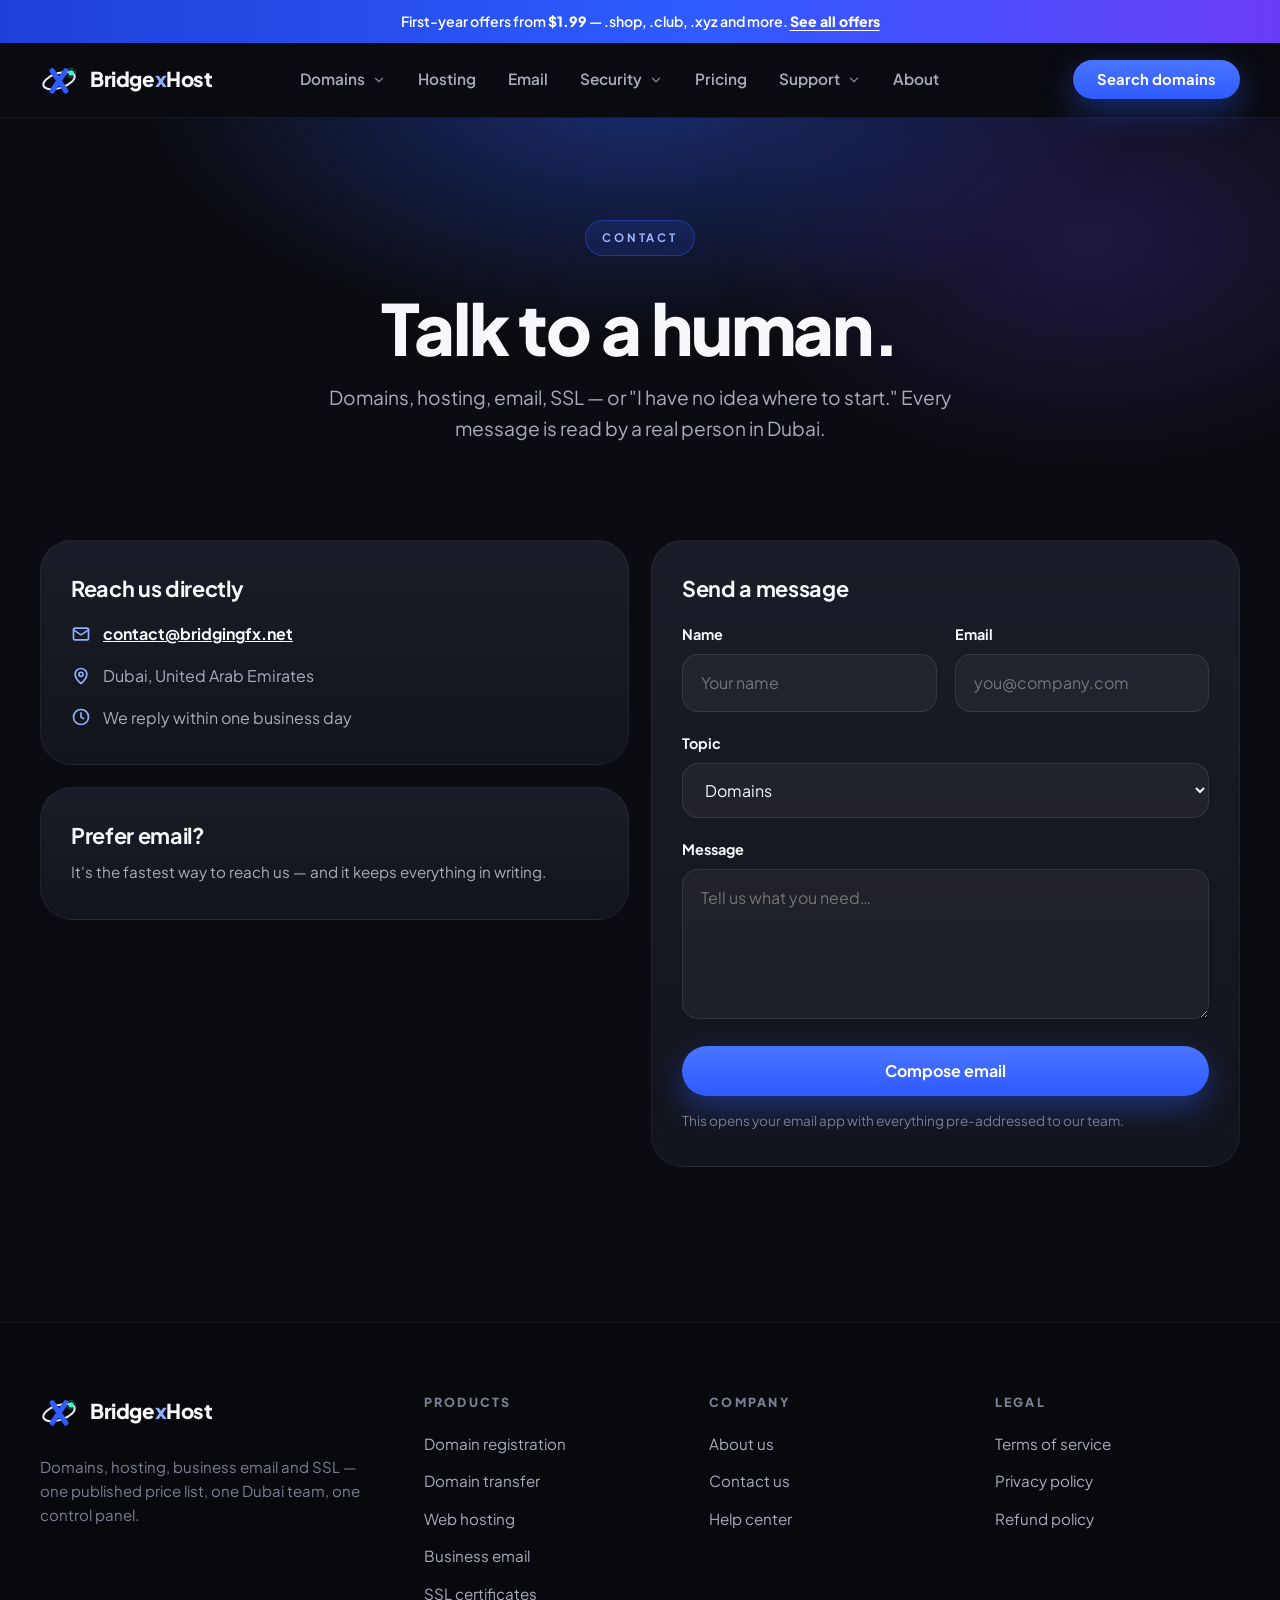
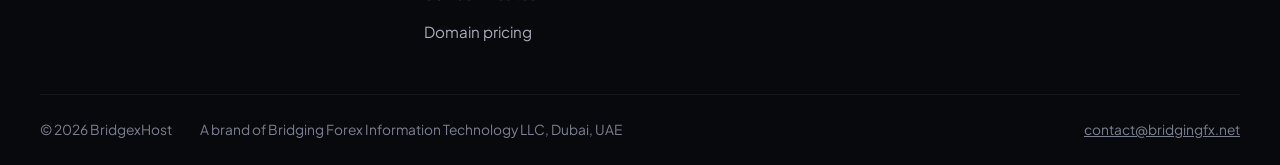
<file: contact.html>
<!DOCTYPE html>
<html lang="en">
<head>
<meta charset="UTF-8">
<meta name="viewport" content="width=device-width, initial-scale=1.0">
<title>Contact BridgexHost — Talk to a Human in Dubai</title>
<meta name="description" content="Questions about domains, hosting, email or SSL? Email contact@bridgingfx.net — a real person in Dubai replies.">
<link rel="canonical" href="https://dawoodshah2232-svg.github.io/bridgexhost/contact.html">
<meta property="og:type" content="website">
<meta property="og:site_name" content="BridgexHost">
<meta property="og:title" content="Contact BridgexHost — Talk to a Human in Dubai">
<meta property="og:description" content="Questions about domains, hosting, email or SSL? Email contact@bridgingfx.net — a real person in Dubai replies.">
<meta property="og:url" content="https://dawoodshah2232-svg.github.io/bridgexhost/contact.html">
<meta name="twitter:card" content="summary_large_image">
<link rel="icon" type="image/svg+xml" href="favicon.svg">
<link rel="preconnect" href="https://fonts.googleapis.com">
<link rel="preconnect" href="https://fonts.gstatic.com" crossorigin>
<link href="https://fonts.googleapis.com/css2?family=Plus+Jakarta+Sans:wght@400;500;600;700;800&display=swap" rel="stylesheet">
<link rel="stylesheet" href="assets/css/style.css">
</head>
<body>

<div class="promo">First-year offers from <strong>$1.99</strong> — .shop, .club, .xyz and more. <a href="pricing.html">See all offers</a></div>

<header class="site-head">
  <div class="container head-in">
    <a class="brand" href="index.html" aria-label="BridgexHost home">
      <img src="assets/img/logo.svg" alt="BridgexHost logo" width="38" height="38">
      <span class="brand-name">Bridge<em>x</em>Host</span>
    </a>
    <nav class="nav" aria-label="Main navigation">
      <div class="nav-item">
        <button class="nav-link" aria-expanded="false" aria-haspopup="true">Domains <svg class="car" viewBox="0 0 24 24" fill="none" stroke="currentColor" stroke-width="2.4" stroke-linecap="round" stroke-linejoin="round"><path d="M6 9l6 6 6-6"/></svg></button>
        <div class="drop">
          <a href="domains.html"><span class="di"><svg viewBox="0 0 24 24" fill="none" stroke="#8fb0ff" stroke-width="2" stroke-linecap="round"><circle cx="12" cy="12" r="9"/><path d="M3 12h18M12 3c2.5 2.6 3.9 5.7 3.9 9s-1.4 6.4-3.9 9c-2.5-2.6-3.9-5.7-3.9-9S9.5 5.6 12 3z"/></svg></span><span><b>Register a domain</b><small>Search 500+ extensions</small></span></a>
          <a href="transfers.html"><span class="di"><svg viewBox="0 0 24 24" fill="none" stroke="#8fb0ff" stroke-width="2" stroke-linecap="round" stroke-linejoin="round"><path d="M7 16V4M7 4L3 8M7 4l4 4M17 8v12m0 0l4-4m-4 4l-4-4"/></svg></span><span><b>Transfer your domain</b><small>Keep your remaining time</small></span></a>
          <a href="pricing.html"><span class="di"><svg viewBox="0 0 24 24" fill="none" stroke="#8fb0ff" stroke-width="2" stroke-linecap="round" stroke-linejoin="round"><path d="M20.59 13.41L11 3H4v7l9.59 9.59a2 2 0 002.82 0l4.18-4.18a2 2 0 000-2.82z"/><circle cx="7.5" cy="7.5" r="1.5"/></svg></span><span><b>Domain pricing</b><small>One list, no fine print</small></span></a>
        </div>
      </div>
      <div class="nav-item"><a class="nav-link" href="hosting.html">Hosting</a></div>
      <div class="nav-item"><a class="nav-link" href="email.html">Email</a></div>
      <div class="nav-item">
        <button class="nav-link" aria-expanded="false" aria-haspopup="true">Security <svg class="car" viewBox="0 0 24 24" fill="none" stroke="currentColor" stroke-width="2.4" stroke-linecap="round" stroke-linejoin="round"><path d="M6 9l6 6 6-6"/></svg></button>
        <div class="drop">
          <a href="ssl.html"><span class="di"><svg viewBox="0 0 24 24" fill="none" stroke="#8fb0ff" stroke-width="2" stroke-linecap="round" stroke-linejoin="round"><rect x="4" y="11" width="16" height="10" rx="2"/><path d="M8 11V7a4 4 0 018 0v4"/></svg></span><span><b>SSL certificates</b><small>The padlock visitors trust</small></span></a>
        </div>
      </div>
      <div class="nav-item"><a class="nav-link" href="pricing.html">Pricing</a></div>
      <div class="nav-item">
        <button class="nav-link" aria-expanded="false" aria-haspopup="true">Support <svg class="car" viewBox="0 0 24 24" fill="none" stroke="currentColor" stroke-width="2.4" stroke-linecap="round" stroke-linejoin="round"><path d="M6 9l6 6 6-6"/></svg></button>
        <div class="drop">
          <a href="faq.html"><span class="di"><svg viewBox="0 0 24 24" fill="none" stroke="#8fb0ff" stroke-width="2" stroke-linecap="round" stroke-linejoin="round"><circle cx="12" cy="12" r="9"/><path d="M9.5 9a2.5 2.5 0 015 .2c0 1.7-2.5 2-2.5 3.6M12 17h.01"/></svg></span><span><b>Help center</b><small>Answers before you ask</small></span></a>
          <a href="contact.html"><span class="di"><svg viewBox="0 0 24 24" fill="none" stroke="#8fb0ff" stroke-width="2" stroke-linecap="round" stroke-linejoin="round"><path d="M21 11.5a8.5 8.5 0 01-8.5 8.5c-1.5 0-3-.4-4.2-1L3 20l1.1-5.3A8.5 8.5 0 1121 11.5z"/></svg></span><span><b>Contact us</b><small>Humans in Dubai</small></span></a>
        </div>
      </div>
      <div class="nav-item"><a class="nav-link" href="about.html">About</a></div>
    </nav>
    <div class="head-cta">
      <a class="btn btn-blue btn-sm" href="domains.html">Search domains</a>
      <button class="burger" aria-label="Open menu"><span></span><span></span><span></span></button>
    </div>
  </div>
</header>

<div class="mmenu">
  <a class="mlink" href="domains.html">Domains <small>register · transfer · pricing</small></a>
  <a class="mlink" href="hosting.html">Hosting <small>web hosting</small></a>
  <a class="mlink" href="email.html">Email <small>business email</small></a>
  <a class="mlink" href="ssl.html">Security <small>SSL certificates</small></a>
  <a class="mlink" href="pricing.html">Pricing <small>one list</small></a>
  <a class="mlink" href="faq.html">Help center <small>answers</small></a>
  <a class="mlink" href="about.html">About <small>our story</small></a>
  <a class="mlink" href="contact.html">Contact <small>talk to us</small></a>
  <a class="btn btn-blue" href="domains.html">Search domains</a>
</div>

<main>
<section class="phero">
  <div class="container">
    <span class="eyebrow blue rv">Contact</span>
    <h1 class="display rv rv-d1">Talk to a human.</h1>
    <p class="lede rv rv-d2">Domains, hosting, email, SSL — or "I have no idea where to start." Every message is read by a real person in Dubai.</p>
  </div>
</section>

<section class="section" style="padding-top:20px">
  <div class="container">
    <div class="grid g2" style="align-items:start">
      <div class="rv">
        <div class="card" style="margin-bottom:22px">
          <h3 class="h3" style="margin-bottom:18px">Reach us directly</h3>
          <ul style="display:grid;gap:16px;color:var(--mut)">
            <li style="display:flex;gap:12px;align-items:center"><svg viewBox="0 0 24 24" fill="none" stroke="#8fb0ff" stroke-width="2" stroke-linecap="round" stroke-linejoin="round" style="width:20px;height:20px;flex-shrink:0"><rect x="3" y="5" width="18" height="14" rx="2"/><path d="M3 7l9 6 9-6"/></svg><a href="mailto:contact@bridgingfx.net" style="color:var(--ink);font-weight:700">contact@bridgingfx.net</a></li>
            <li style="display:flex;gap:12px;align-items:center"><svg viewBox="0 0 24 24" fill="none" stroke="#8fb0ff" stroke-width="2" stroke-linecap="round" stroke-linejoin="round" style="width:20px;height:20px;flex-shrink:0"><path d="M12 21s7-5.5 7-11a7 7 0 10-14 0c0 5.5 7 11 7 11z"/><circle cx="12" cy="10" r="2.5"/></svg>Dubai, United Arab Emirates</li>
            <li style="display:flex;gap:12px;align-items:center"><svg viewBox="0 0 24 24" fill="none" stroke="#8fb0ff" stroke-width="2" stroke-linecap="round" style="width:20px;height:20px;flex-shrink:0"><circle cx="12" cy="12" r="9"/><path d="M12 7v5l3 2"/></svg>We reply within one business day</li>
          </ul>
        </div>
        <div class="card">
          <h3 class="h3" style="margin-bottom:10px">Prefer email?</h3>
          <p style="color:var(--mut);font-size:.95rem;margin-bottom:0">It's the fastest way to reach us — and it keeps everything in writing.</p>
        </div>
      </div>
      <div class="card rv rv-d1">
        <h3 class="h3" style="margin-bottom:20px">Send a message</h3>
        <form data-contact>
          <div class="frow">
            <div class="field"><label for="c-name">Name</label><input id="c-name" name="name" type="text" placeholder="Your name" required></div>
            <div class="field"><label for="c-email">Email</label><input id="c-email" name="email" type="email" placeholder="you@company.com" required></div>
          </div>
          <div class="field"><label for="c-topic">Topic</label>
            <select id="c-topic" name="topic">
              <option>Domains</option><option>Hosting</option><option>Email</option><option>SSL</option><option>Something else</option>
            </select>
          </div>
          <div class="field"><label for="c-msg">Message</label><textarea id="c-msg" name="message" placeholder="Tell us what you need…" required></textarea></div>
          <button class="btn btn-blue" type="submit" style="width:100%">Compose email</button>
          <p style="color:var(--dim);font-size:.85rem;margin-top:14px;margin-bottom:0">This opens your email app with everything pre-addressed to our team.</p>
        </form>
      </div>
    </div>
  </div>
</section>
</main>

<footer>
  <div class="container">
    <div class="foot-grid">
      <div class="foot-brand">
        <a class="brand" href="index.html" aria-label="BridgexHost home">
          <img src="assets/img/logo.svg" alt="BridgexHost logo" width="38" height="38">
          <span class="brand-name">Bridge<em>x</em>Host</span>
        </a>
        <p>Domains, hosting, business email and SSL — one published price list, one Dubai team, one control panel.</p>
</div>
      <div class="foot-col">
        <h4>Products</h4>
        <ul>
          <li><a href="domains.html">Domain registration</a></li>
          <li><a href="transfers.html">Domain transfer</a></li>
          <li><a href="hosting.html">Web hosting</a></li>
          <li><a href="email.html">Business email</a></li>
          <li><a href="ssl.html">SSL certificates</a></li>
          <li><a href="pricing.html">Domain pricing</a></li>
        </ul>
      </div>
      <div class="foot-col">
        <h4>Company</h4>
        <ul>
          <li><a href="about.html">About us</a></li>
          <li><a href="contact.html">Contact us</a></li>
          <li><a href="faq.html">Help center</a></li>
        </ul>
      </div>
      <div class="foot-col">
        <h4>Legal</h4>
        <ul>
          <li><a href="terms.html">Terms of service</a></li>
          <li><a href="privacy.html">Privacy policy</a></li>
          <li><a href="refunds.html">Refund policy</a></li>
        </ul>
      </div>
    </div>
    <div class="foot-bar">
      <span>© <span data-year>2026</span> BridgexHost</span>
      <span>A brand of Bridging Forex Information Technology LLC, Dubai, UAE</span>
      <span class="sp"></span>
      <a href="mailto:contact@bridgingfx.net">contact@bridgingfx.net</a>
    </div>
  </div>
</footer>

<script src="assets/js/pricing-data.js"></script>
<script src="assets/js/main.js"></script>
</body>
</html>
</file>
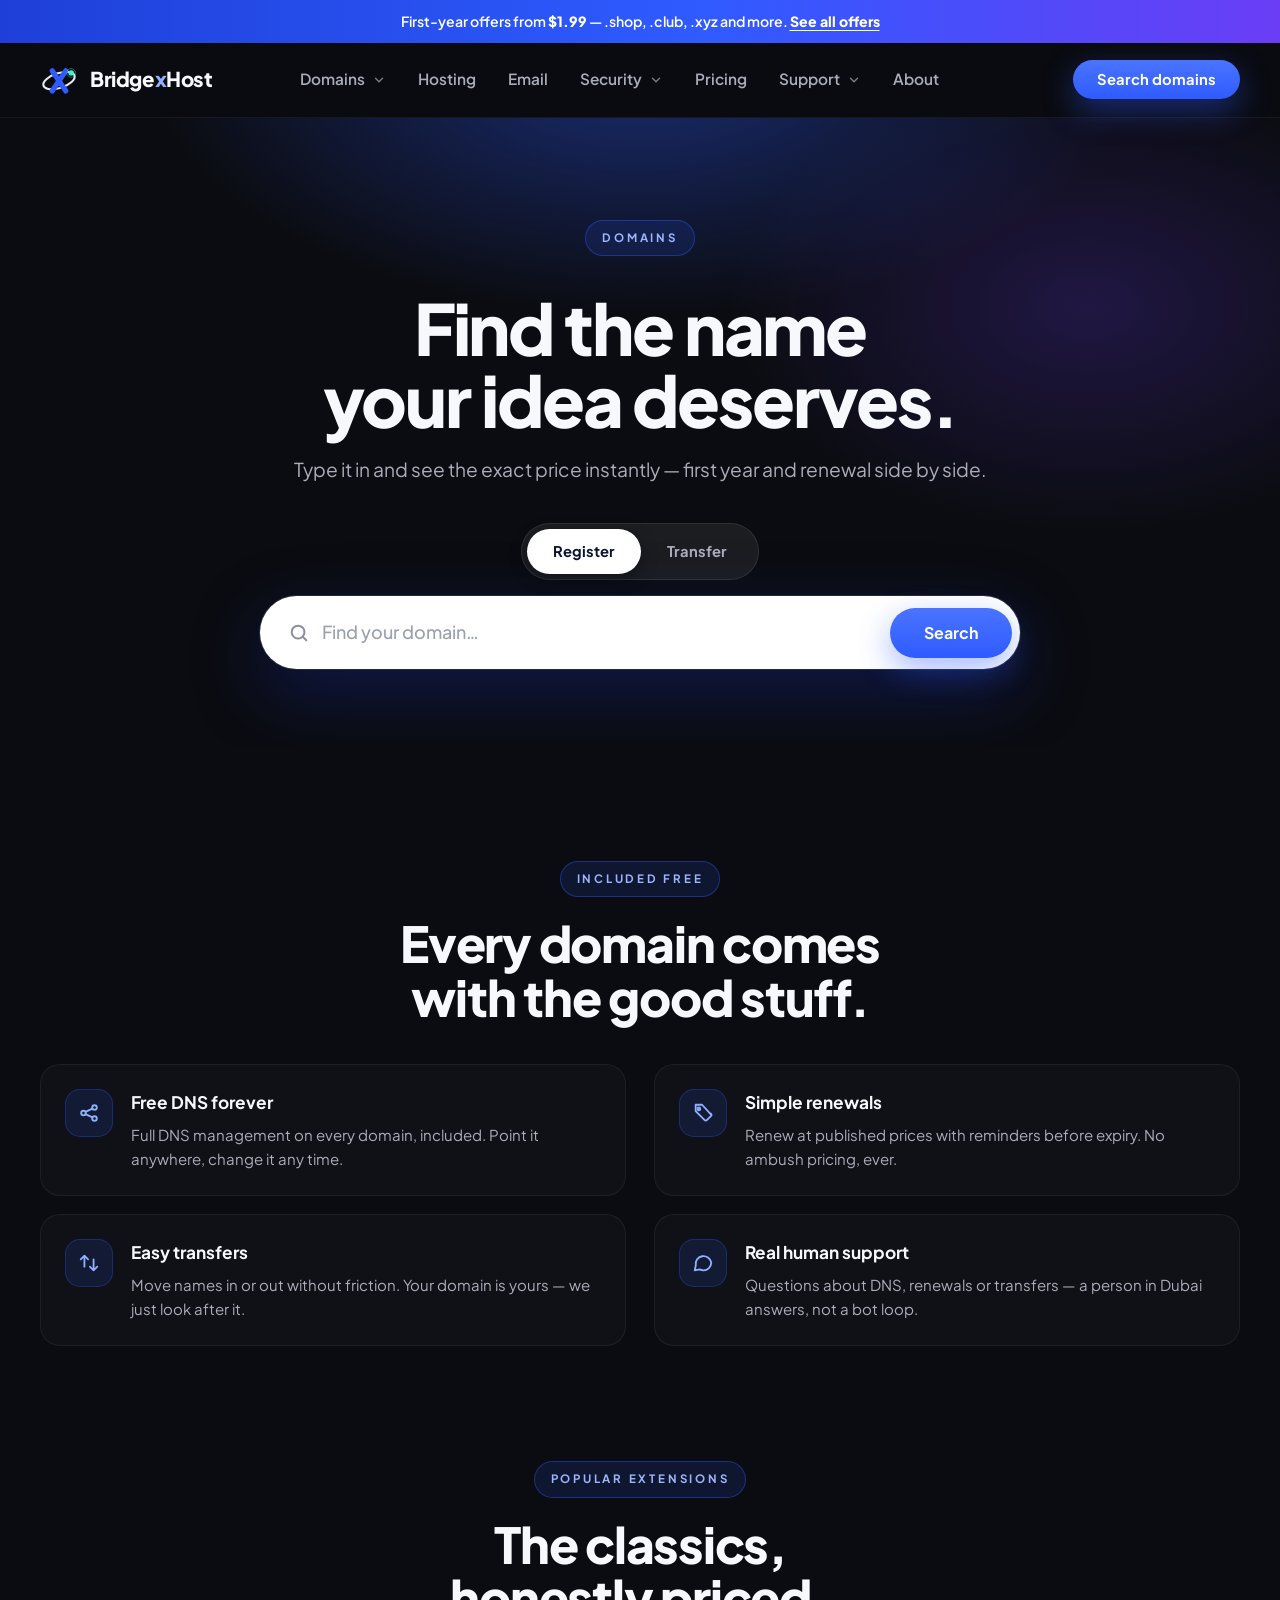
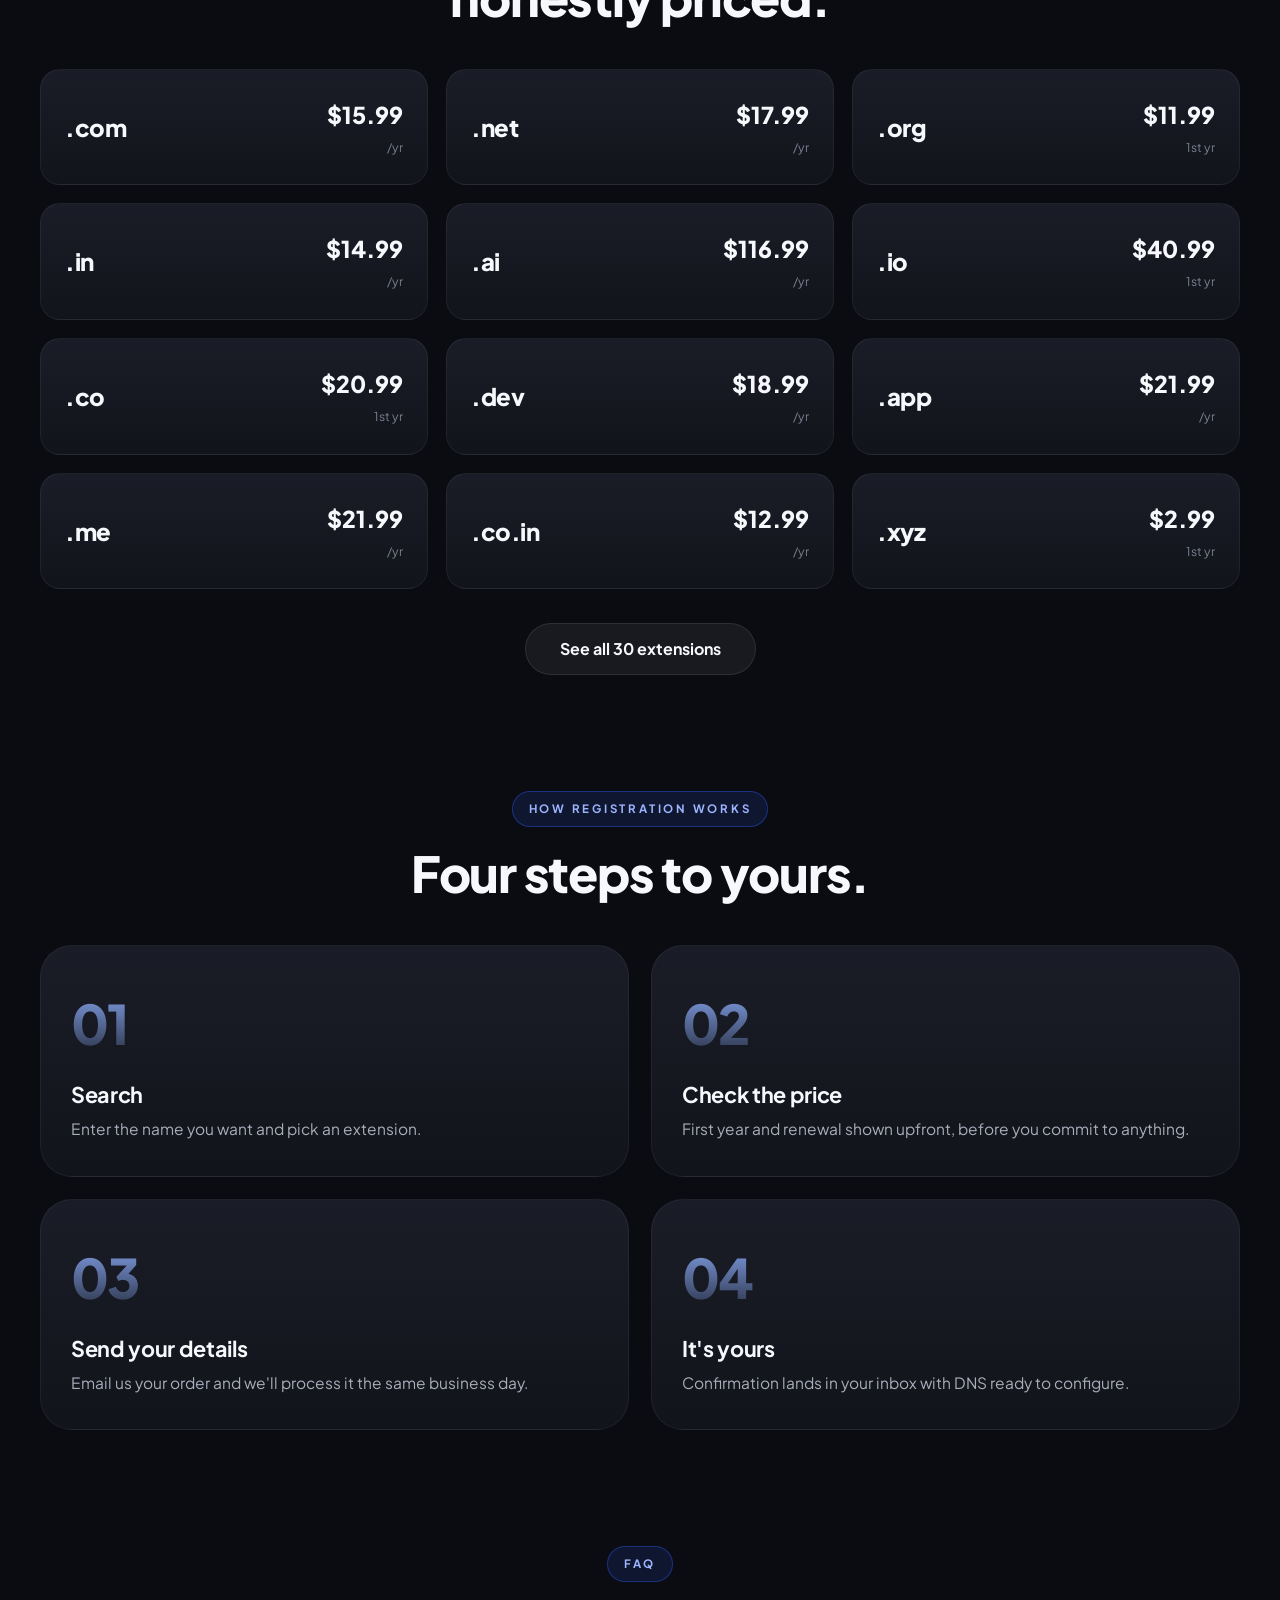
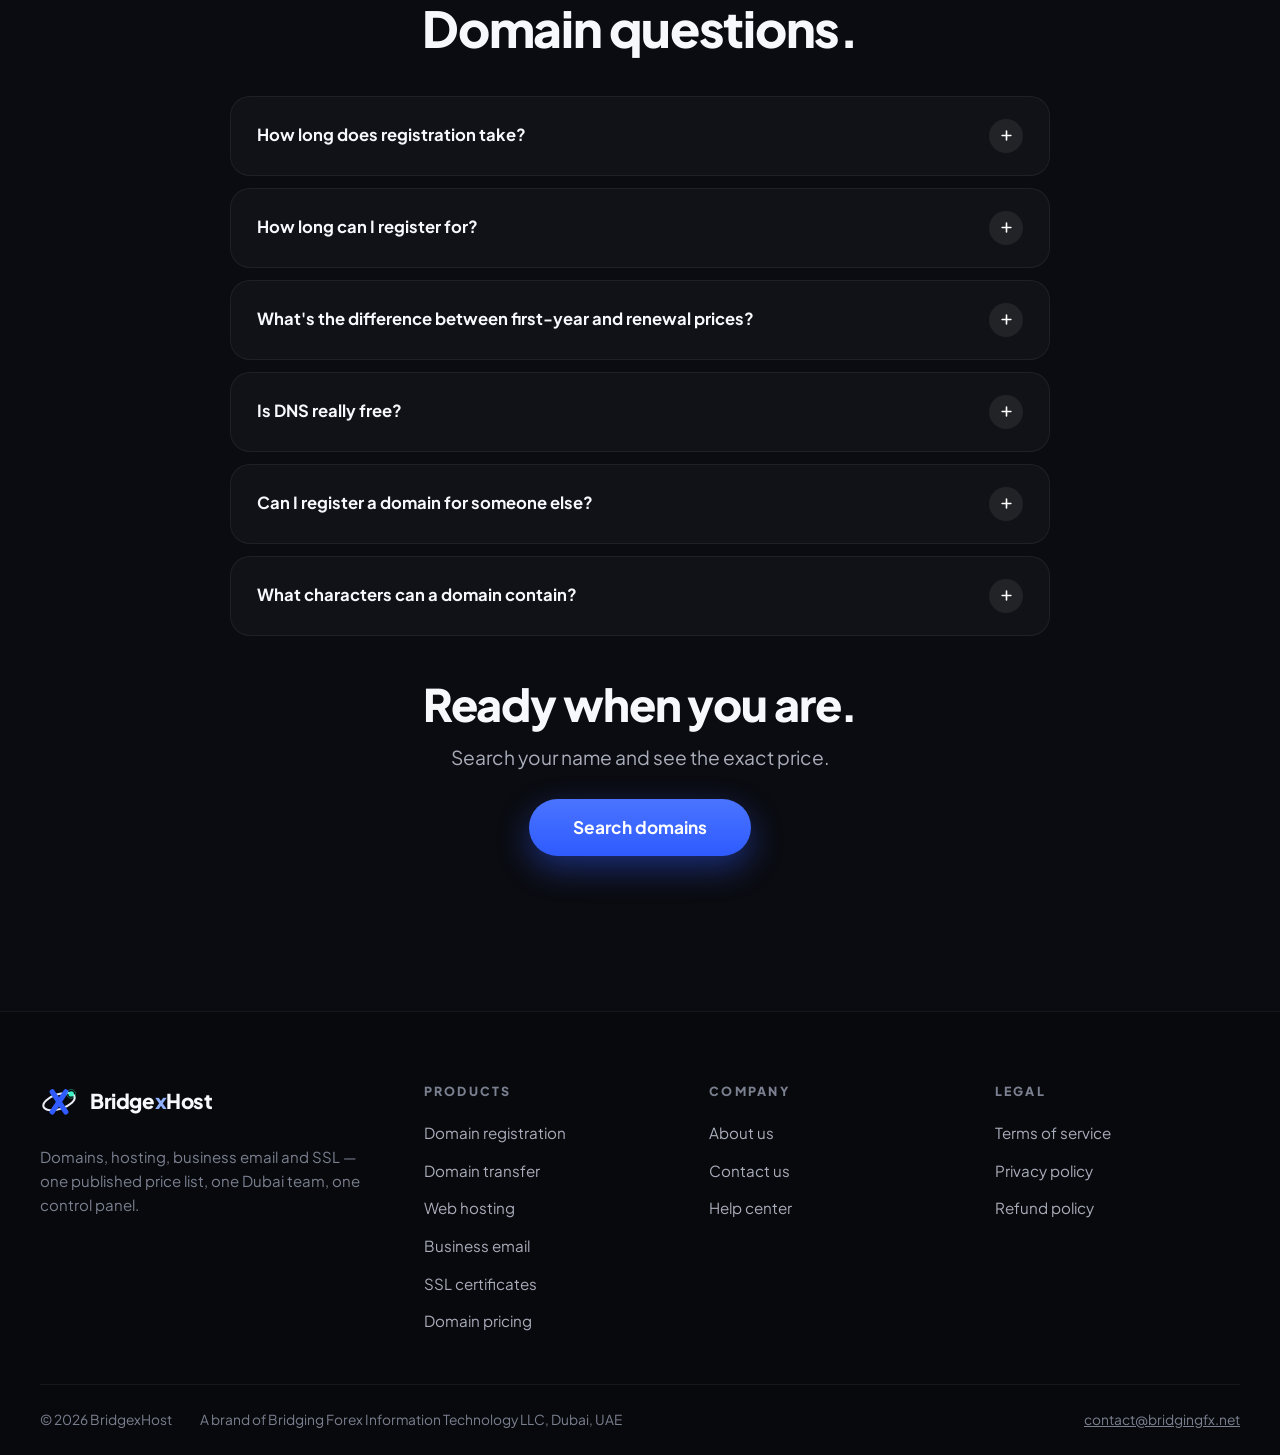
<file: domains.html>
<!DOCTYPE html>
<html lang="en">
<head>
<meta charset="UTF-8">
<meta name="viewport" content="width=device-width, initial-scale=1.0">
<title>Register a Domain Name — 500+ Extensions | BridgexHost</title>
<meta name="description" content="Register .com, .net, .ai, .io and 500+ more extensions at published prices. Free DNS, simple renewals, Dubai support.">
<link rel="canonical" href="https://dawoodshah2232-svg.github.io/bridgexhost/domains.html">
<meta property="og:type" content="website">
<meta property="og:site_name" content="BridgexHost">
<meta property="og:title" content="Register a Domain Name — 500+ Extensions | BridgexHost">
<meta property="og:description" content="Register .com, .net, .ai, .io and 500+ more extensions at published prices. Free DNS, simple renewals, Dubai support.">
<meta property="og:url" content="https://dawoodshah2232-svg.github.io/bridgexhost/domains.html">
<meta name="twitter:card" content="summary_large_image">
<link rel="icon" type="image/svg+xml" href="favicon.svg">
<link rel="preconnect" href="https://fonts.googleapis.com">
<link rel="preconnect" href="https://fonts.gstatic.com" crossorigin>
<link href="https://fonts.googleapis.com/css2?family=Plus+Jakarta+Sans:wght@400;500;600;700;800&display=swap" rel="stylesheet">
<link rel="stylesheet" href="assets/css/style.css">
</head>
<body>

<div class="promo">First-year offers from <strong>$1.99</strong> — .shop, .club, .xyz and more. <a href="pricing.html">See all offers</a></div>

<header class="site-head">
  <div class="container head-in">
    <a class="brand" href="index.html" aria-label="BridgexHost home">
      <img src="assets/img/logo.svg" alt="BridgexHost logo" width="38" height="38">
      <span class="brand-name">Bridge<em>x</em>Host</span>
    </a>
    <nav class="nav" aria-label="Main navigation">
      <div class="nav-item">
        <button class="nav-link" aria-expanded="false" aria-haspopup="true">Domains <svg class="car" viewBox="0 0 24 24" fill="none" stroke="currentColor" stroke-width="2.4" stroke-linecap="round" stroke-linejoin="round"><path d="M6 9l6 6 6-6"/></svg></button>
        <div class="drop">
          <a href="domains.html"><span class="di"><svg viewBox="0 0 24 24" fill="none" stroke="#8fb0ff" stroke-width="2" stroke-linecap="round"><circle cx="12" cy="12" r="9"/><path d="M3 12h18M12 3c2.5 2.6 3.9 5.7 3.9 9s-1.4 6.4-3.9 9c-2.5-2.6-3.9-5.7-3.9-9S9.5 5.6 12 3z"/></svg></span><span><b>Register a domain</b><small>Search 500+ extensions</small></span></a>
          <a href="transfers.html"><span class="di"><svg viewBox="0 0 24 24" fill="none" stroke="#8fb0ff" stroke-width="2" stroke-linecap="round" stroke-linejoin="round"><path d="M7 16V4M7 4L3 8M7 4l4 4M17 8v12m0 0l4-4m-4 4l-4-4"/></svg></span><span><b>Transfer your domain</b><small>Keep your remaining time</small></span></a>
          <a href="pricing.html"><span class="di"><svg viewBox="0 0 24 24" fill="none" stroke="#8fb0ff" stroke-width="2" stroke-linecap="round" stroke-linejoin="round"><path d="M20.59 13.41L11 3H4v7l9.59 9.59a2 2 0 002.82 0l4.18-4.18a2 2 0 000-2.82z"/><circle cx="7.5" cy="7.5" r="1.5"/></svg></span><span><b>Domain pricing</b><small>One list, no fine print</small></span></a>
        </div>
      </div>
      <div class="nav-item"><a class="nav-link" href="hosting.html">Hosting</a></div>
      <div class="nav-item"><a class="nav-link" href="email.html">Email</a></div>
      <div class="nav-item">
        <button class="nav-link" aria-expanded="false" aria-haspopup="true">Security <svg class="car" viewBox="0 0 24 24" fill="none" stroke="currentColor" stroke-width="2.4" stroke-linecap="round" stroke-linejoin="round"><path d="M6 9l6 6 6-6"/></svg></button>
        <div class="drop">
          <a href="ssl.html"><span class="di"><svg viewBox="0 0 24 24" fill="none" stroke="#8fb0ff" stroke-width="2" stroke-linecap="round" stroke-linejoin="round"><rect x="4" y="11" width="16" height="10" rx="2"/><path d="M8 11V7a4 4 0 018 0v4"/></svg></span><span><b>SSL certificates</b><small>The padlock visitors trust</small></span></a>
        </div>
      </div>
      <div class="nav-item"><a class="nav-link" href="pricing.html">Pricing</a></div>
      <div class="nav-item">
        <button class="nav-link" aria-expanded="false" aria-haspopup="true">Support <svg class="car" viewBox="0 0 24 24" fill="none" stroke="currentColor" stroke-width="2.4" stroke-linecap="round" stroke-linejoin="round"><path d="M6 9l6 6 6-6"/></svg></button>
        <div class="drop">
          <a href="faq.html"><span class="di"><svg viewBox="0 0 24 24" fill="none" stroke="#8fb0ff" stroke-width="2" stroke-linecap="round" stroke-linejoin="round"><circle cx="12" cy="12" r="9"/><path d="M9.5 9a2.5 2.5 0 015 .2c0 1.7-2.5 2-2.5 3.6M12 17h.01"/></svg></span><span><b>Help center</b><small>Answers before you ask</small></span></a>
          <a href="contact.html"><span class="di"><svg viewBox="0 0 24 24" fill="none" stroke="#8fb0ff" stroke-width="2" stroke-linecap="round" stroke-linejoin="round"><path d="M21 11.5a8.5 8.5 0 01-8.5 8.5c-1.5 0-3-.4-4.2-1L3 20l1.1-5.3A8.5 8.5 0 1121 11.5z"/></svg></span><span><b>Contact us</b><small>Humans in Dubai</small></span></a>
        </div>
      </div>
      <div class="nav-item"><a class="nav-link" href="about.html">About</a></div>
    </nav>
    <div class="head-cta">
      <a class="btn btn-blue btn-sm" href="domains.html">Search domains</a>
      <button class="burger" aria-label="Open menu"><span></span><span></span><span></span></button>
    </div>
  </div>
</header>

<div class="mmenu">
  <a class="mlink" href="domains.html">Domains <small>register · transfer · pricing</small></a>
  <a class="mlink" href="hosting.html">Hosting <small>web hosting</small></a>
  <a class="mlink" href="email.html">Email <small>business email</small></a>
  <a class="mlink" href="ssl.html">Security <small>SSL certificates</small></a>
  <a class="mlink" href="pricing.html">Pricing <small>one list</small></a>
  <a class="mlink" href="faq.html">Help center <small>answers</small></a>
  <a class="mlink" href="about.html">About <small>our story</small></a>
  <a class="mlink" href="contact.html">Contact <small>talk to us</small></a>
  <a class="btn btn-blue" href="domains.html">Search domains</a>
</div>

<main>
<section class="phero">
  <div class="container">
    <span class="eyebrow blue rv">Domains</span>
    <h1 class="display rv rv-d1">Find the name<br>your idea deserves.</h1>
    <p class="lede rv rv-d2">Type it in and see the exact price instantly — first year and renewal side by side.</p>
    <div class="searchwrap rv rv-d3">
      <form data-search role="search" aria-label="Domain search">
        <div class="seg" role="tablist" aria-label="Search mode">
          <button type="button" class="on" data-mode="register" role="tab" aria-selected="true">Register</button>
          <button type="button" data-mode="transfer" role="tab" aria-selected="false">Transfer</button>
        </div>
        <div class="searchbar">
          <svg viewBox="0 0 24 24" fill="none" stroke="#8a90a0" stroke-width="2.2" stroke-linecap="round"><circle cx="11" cy="11" r="7"/><path d="M20 20l-3.8-3.8"/></svg>
          <input type="text" name="q" placeholder="Find your domain…" autocomplete="off" spellcheck="false" aria-label="Domain name">
          <button class="btn btn-blue" type="submit">Search</button>
        </div>
      </form>
      <div class="sr" aria-live="polite"></div>
    </div>
  </div>
</section>

<section class="section">
  <div class="container">
    <div class="center rv" style="margin-bottom:40px">
      <span class="eyebrow blue">Included free</span>
      <h2 class="h2">Every domain comes<br>with the good stuff.</h2>
    </div>
    <div class="feats">
      <div class="feat rv"><div class="ic"><svg viewBox="0 0 24 24" fill="none" stroke="#8fb0ff" stroke-width="2" stroke-linecap="round"><circle cx="6" cy="12" r="2.5"/><circle cx="18" cy="6" r="2.5"/><circle cx="18" cy="18" r="2.5"/><path d="M8.2 10.8l7.6-3.6M8.2 13.2l7.6 3.6"/></svg></div><div><h3>Free DNS forever</h3><p>Full DNS management on every domain, included. Point it anywhere, change it any time.</p></div></div>
      <div class="feat rv rv-d1"><div class="ic"><svg viewBox="0 0 24 24" fill="none" stroke="#8fb0ff" stroke-width="2" stroke-linecap="round" stroke-linejoin="round"><path d="M20.59 13.41L11 3H4v7l9.59 9.59a2 2 0 002.82 0l4.18-4.18a2 2 0 000-2.82z"/><circle cx="7.5" cy="7.5" r="1.5"/></svg></div><div><h3>Simple renewals</h3><p>Renew at published prices with reminders before expiry. No ambush pricing, ever.</p></div></div>
      <div class="feat rv rv-d2"><div class="ic"><svg viewBox="0 0 24 24" fill="none" stroke="#8fb0ff" stroke-width="2" stroke-linecap="round" stroke-linejoin="round"><path d="M7 16V4M7 4L3 8M7 4l4 4M17 8v12m0 0l4-4m-4 4l-4-4"/></svg></div><div><h3>Easy transfers</h3><p>Move names in or out without friction. Your domain is yours — we just look after it.</p></div></div>
      <div class="feat rv rv-d3"><div class="ic"><svg viewBox="0 0 24 24" fill="none" stroke="#8fb0ff" stroke-width="2" stroke-linecap="round" stroke-linejoin="round"><path d="M21 11.5a8.5 8.5 0 01-8.5 8.5c-1.5 0-3-.4-4.2-1L3 20l1.1-5.3A8.5 8.5 0 1121 11.5z"/></svg></div><div><h3>Real human support</h3><p>Questions about DNS, renewals or transfers — a person in Dubai answers, not a bot loop.</p></div></div>
    </div>
  </div>
</section>

<section class="section" style="padding-top:0">
  <div class="container">
    <div class="center rv" style="margin-bottom:44px">
      <span class="eyebrow blue">Popular extensions</span>
      <h2 class="h2">The classics,<br>honestly priced.</h2>
    </div>
    <div class="tldgrid" data-tldchips="com,net,org,in,ai,io,co,dev,app,me,co.in,xyz"></div>
    <div class="center rv" style="margin-top:34px"><a class="btn btn-ghost" href="pricing.html">See all 30 extensions</a></div>
  </div>
</section>

<section class="section" style="padding-top:0">
  <div class="container">
    <div class="center rv" style="margin-bottom:44px">
      <span class="eyebrow blue">How registration works</span>
      <h2 class="h2">Four steps to yours.</h2>
    </div>
    <div class="steps" style="grid-template-columns:repeat(2,1fr)">
      <div class="step rv"><h3 class="h3">Search</h3><p>Enter the name you want and pick an extension.</p></div>
      <div class="step rv rv-d1"><h3 class="h3">Check the price</h3><p>First year and renewal shown upfront, before you commit to anything.</p></div>
      <div class="step rv rv-d2"><h3 class="h3">Send your details</h3><p>Email us your order and we'll process it the same business day.</p></div>
      <div class="step rv rv-d3"><h3 class="h3">It's yours</h3><p>Confirmation lands in your inbox with DNS ready to configure.</p></div>
    </div>
  </div>
</section>

<section class="section" style="padding-top:0">
  <div class="container">
    <div class="center rv">
      <span class="eyebrow blue">FAQ</span>
      <h2 class="h2">Domain questions.</h2>
    </div>
    <div class="faq">
      <div class="qa rv"><button class="q">How long does registration take?<span class="x"><svg viewBox="0 0 24 24" fill="none" stroke="#fff" stroke-width="2.6" stroke-linecap="round"><path d="M12 5v14M5 12h14"/></svg></span></button><div class="a"><p>Usually the same business day once we receive your order and details.</p></div></div>
      <div class="qa rv"><button class="q">How long can I register for?<span class="x"><svg viewBox="0 0 24 24" fill="none" stroke="#fff" stroke-width="2.6" stroke-linecap="round"><path d="M12 5v14M5 12h14"/></svg></span></button><div class="a"><p>Most extensions allow 1–10 years upfront; renewals work the same way.</p></div></div>
      <div class="qa rv"><button class="q">What's the difference between first-year and renewal prices?<span class="x"><svg viewBox="0 0 24 24" fill="none" stroke="#fff" stroke-width="2.6" stroke-linecap="round"><path d="M12 5v14M5 12h14"/></svg></span></button><div class="a"><p>Some extensions carry a first-year offer. We always show both numbers before you commit — see the full list on <a href="pricing.html">pricing</a>.</p></div></div>
      <div class="qa rv"><button class="q">Is DNS really free?<span class="x"><svg viewBox="0 0 24 24" fill="none" stroke="#fff" stroke-width="2.6" stroke-linecap="round"><path d="M12 5v14M5 12h14"/></svg></span></button><div class="a"><p>Yes — full DNS management is included with every domain, forever.</p></div></div>
      <div class="qa rv"><button class="q">Can I register a domain for someone else?<span class="x"><svg viewBox="0 0 24 24" fill="none" stroke="#fff" stroke-width="2.6" stroke-linecap="round"><path d="M12 5v14M5 12h14"/></svg></span></button><div class="a"><p>Yes — just give us the registrant details with your order.</p></div></div>
      <div class="qa rv"><button class="q">What characters can a domain contain?<span class="x"><svg viewBox="0 0 24 24" fill="none" stroke="#fff" stroke-width="2.6" stroke-linecap="round"><path d="M12 5v14M5 12h14"/></svg></span></button><div class="a"><p>Letters, numbers and hyphens (not at the start or end), up to 63 characters before the dot.</p></div></div>
    </div>
    <div class="center rv" style="margin-top:44px">
      <h2 class="h2" style="font-size:clamp(1.8rem,4vw,2.8rem)">Ready when you are.</h2>
      <p class="lede" style="margin:14px auto 26px">Search your name and see the exact price.</p>
      <a class="btn btn-blue btn-lg" href="#top" onclick="window.scrollTo({top:0,behavior:'smooth'});return false;">Search domains</a>
    </div>
  </div>
</section>
</main>

<footer>
  <div class="container">
    <div class="foot-grid">
      <div class="foot-brand">
        <a class="brand" href="index.html" aria-label="BridgexHost home">
          <img src="assets/img/logo.svg" alt="BridgexHost logo" width="38" height="38">
          <span class="brand-name">Bridge<em>x</em>Host</span>
        </a>
        <p>Domains, hosting, business email and SSL — one published price list, one Dubai team, one control panel.</p>
</div>
      <div class="foot-col">
        <h4>Products</h4>
        <ul>
          <li><a href="domains.html">Domain registration</a></li>
          <li><a href="transfers.html">Domain transfer</a></li>
          <li><a href="hosting.html">Web hosting</a></li>
          <li><a href="email.html">Business email</a></li>
          <li><a href="ssl.html">SSL certificates</a></li>
          <li><a href="pricing.html">Domain pricing</a></li>
        </ul>
      </div>
      <div class="foot-col">
        <h4>Company</h4>
        <ul>
          <li><a href="about.html">About us</a></li>
          <li><a href="contact.html">Contact us</a></li>
          <li><a href="faq.html">Help center</a></li>
        </ul>
      </div>
      <div class="foot-col">
        <h4>Legal</h4>
        <ul>
          <li><a href="terms.html">Terms of service</a></li>
          <li><a href="privacy.html">Privacy policy</a></li>
          <li><a href="refunds.html">Refund policy</a></li>
        </ul>
      </div>
    </div>
    <div class="foot-bar">
      <span>© <span data-year>2026</span> BridgexHost</span>
      <span>A brand of Bridging Forex Information Technology LLC, Dubai, UAE</span>
      <span class="sp"></span>
      <a href="mailto:contact@bridgingfx.net">contact@bridgingfx.net</a>
    </div>
  </div>
</footer>

<script type="application/ld+json">
{"@context":"https://schema.org","@type":"FAQPage","mainEntity":[
{"@type":"Question","name":"How long does registration take?","acceptedAnswer":{"@type":"Answer","text":"Usually the same business day once we receive your order and details."}},
{"@type":"Question","name":"Is DNS really free?","acceptedAnswer":{"@type":"Answer","text":"Yes — full DNS management is included with every domain, forever."}},
{"@type":"Question","name":"What characters can a domain contain?","acceptedAnswer":{"@type":"Answer","text":"Letters, numbers and hyphens (not at the start or end), up to 63 characters before the dot."}}
]}
</script>
<script src="assets/js/pricing-data.js"></script>
<script src="assets/js/main.js"></script>
</body>
</html>
</file>
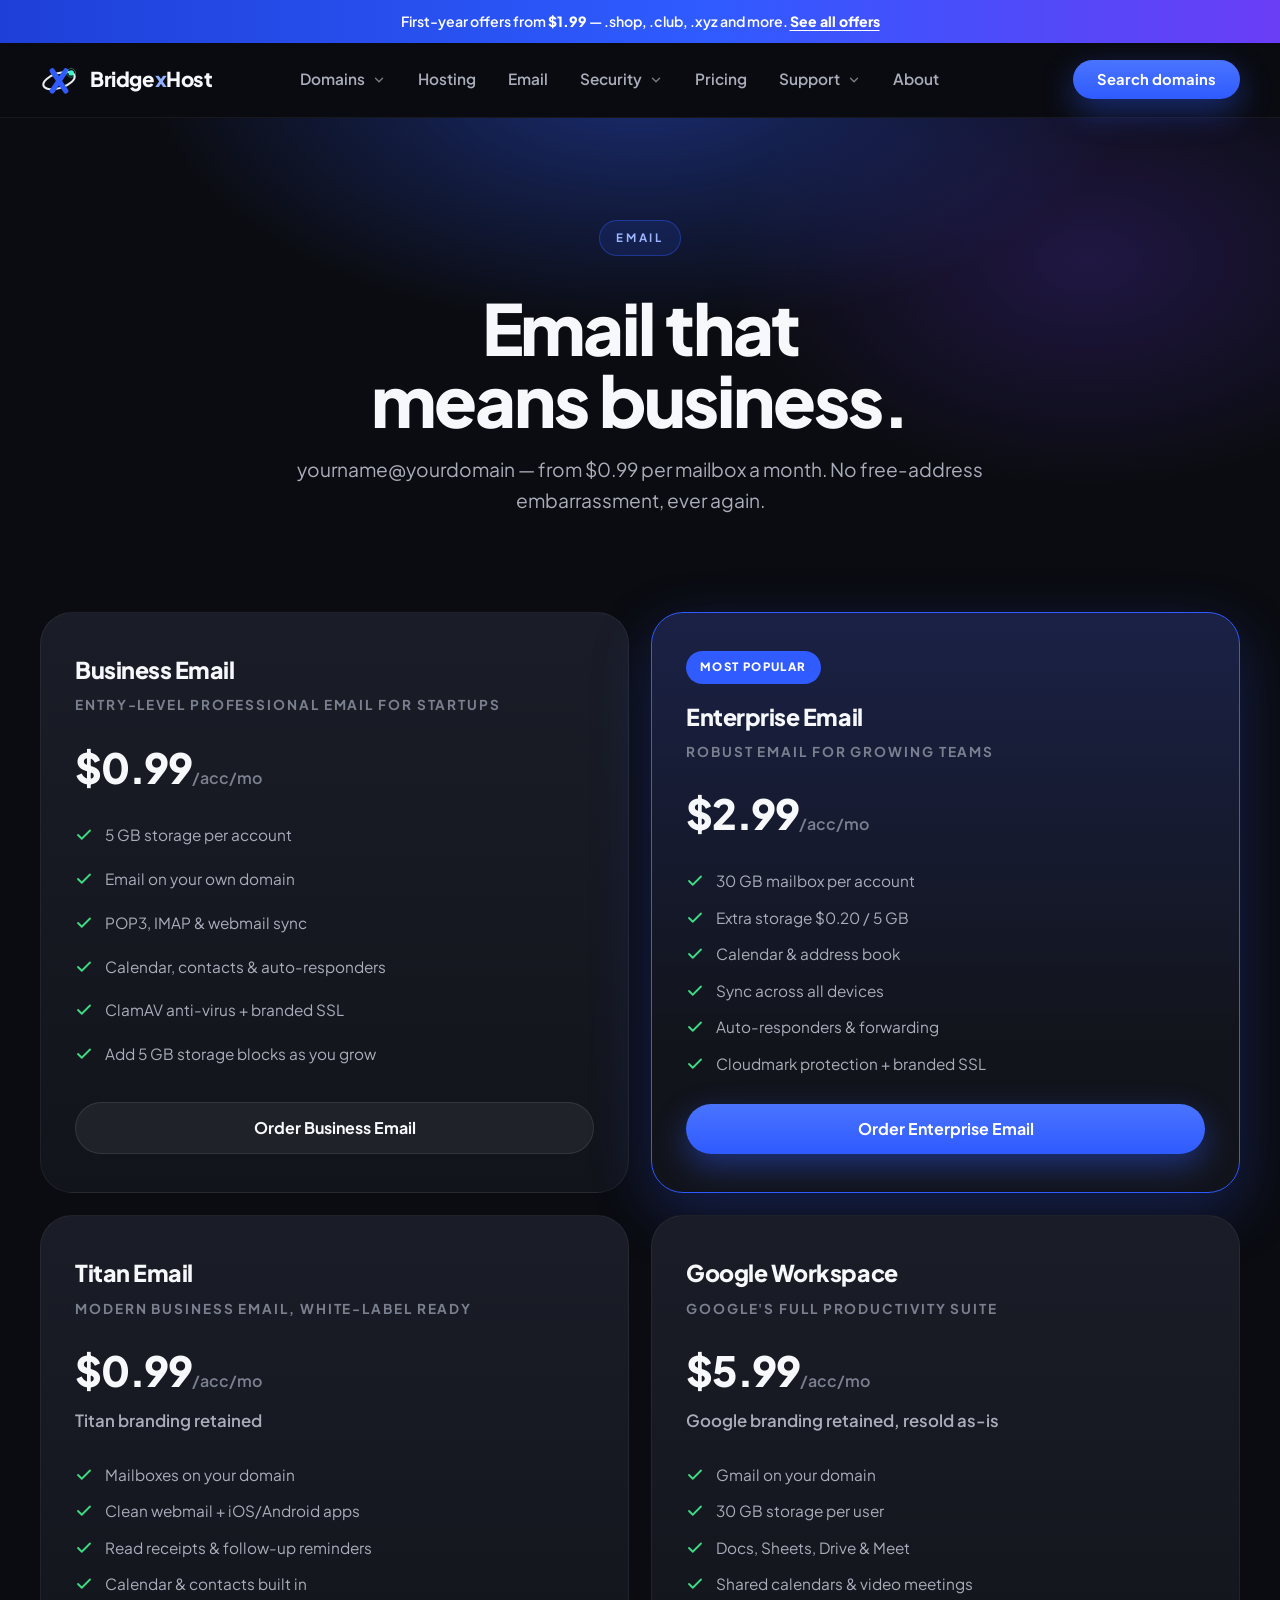
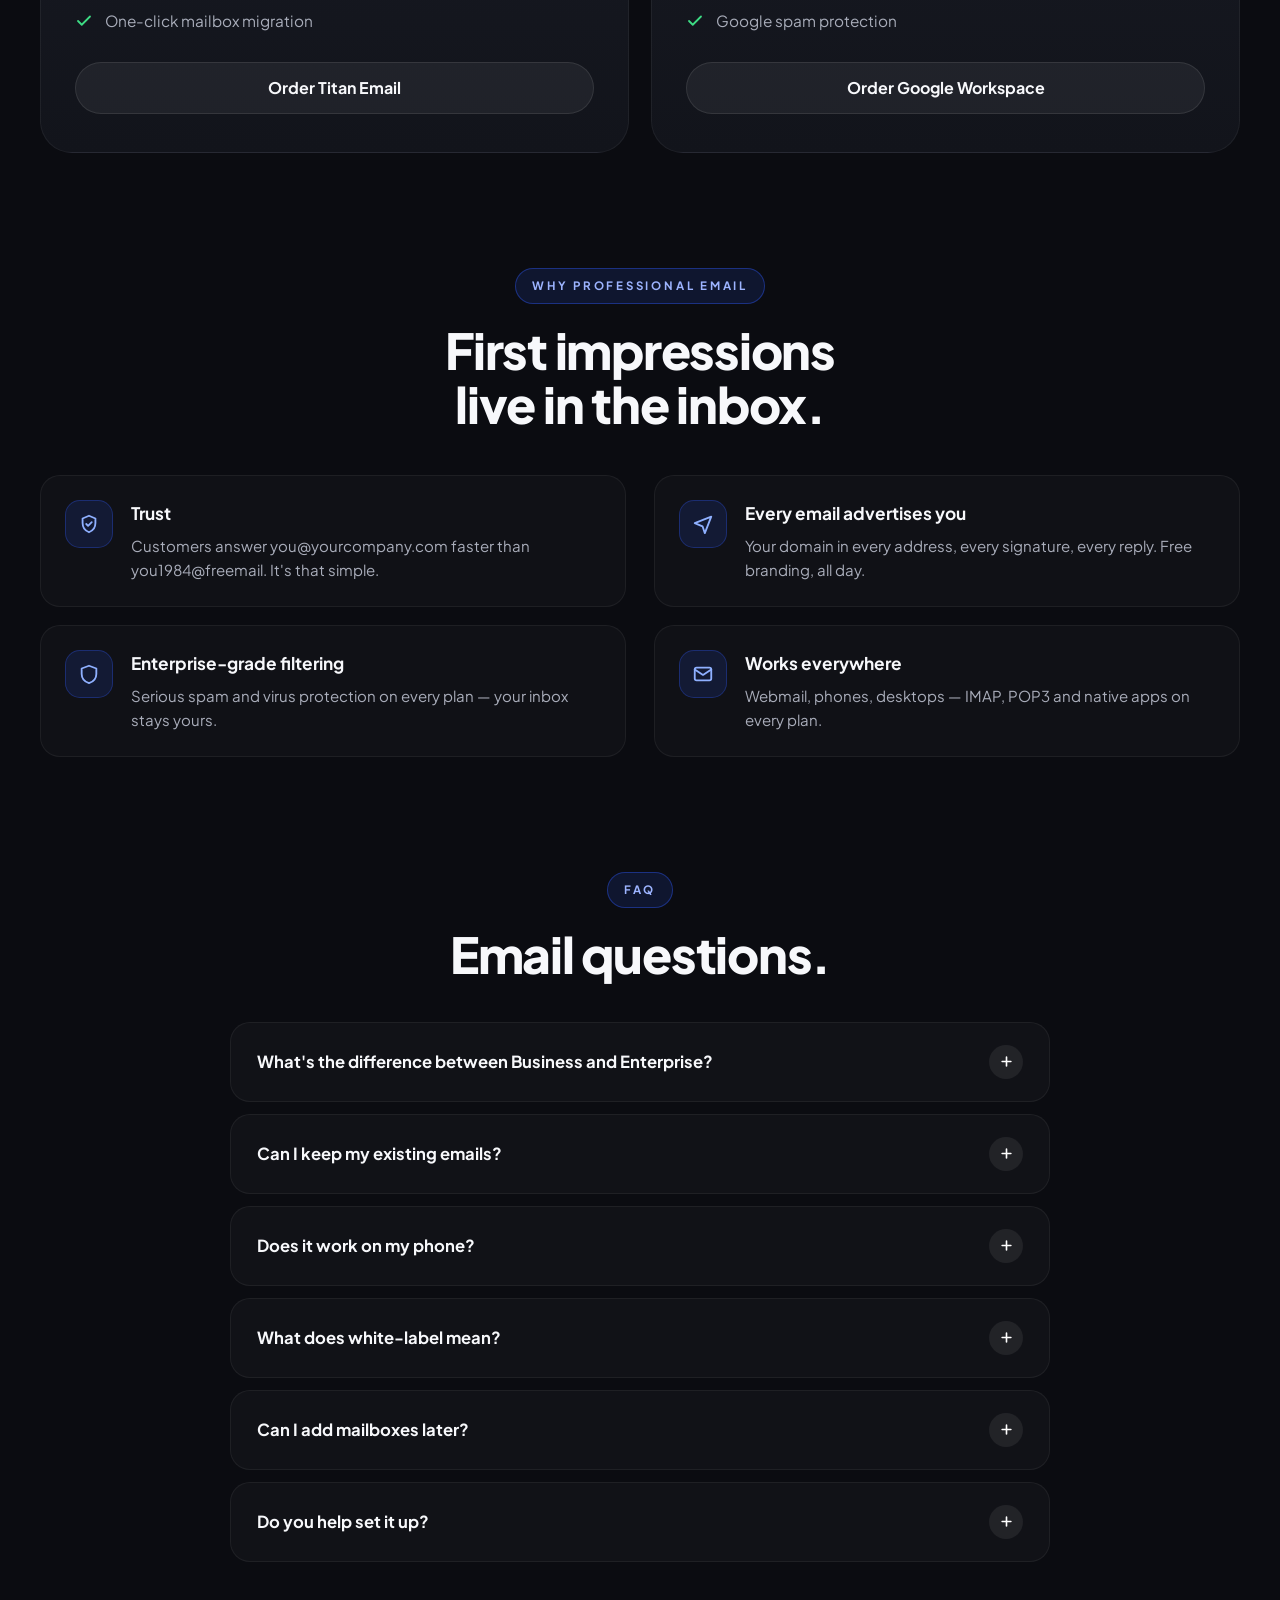
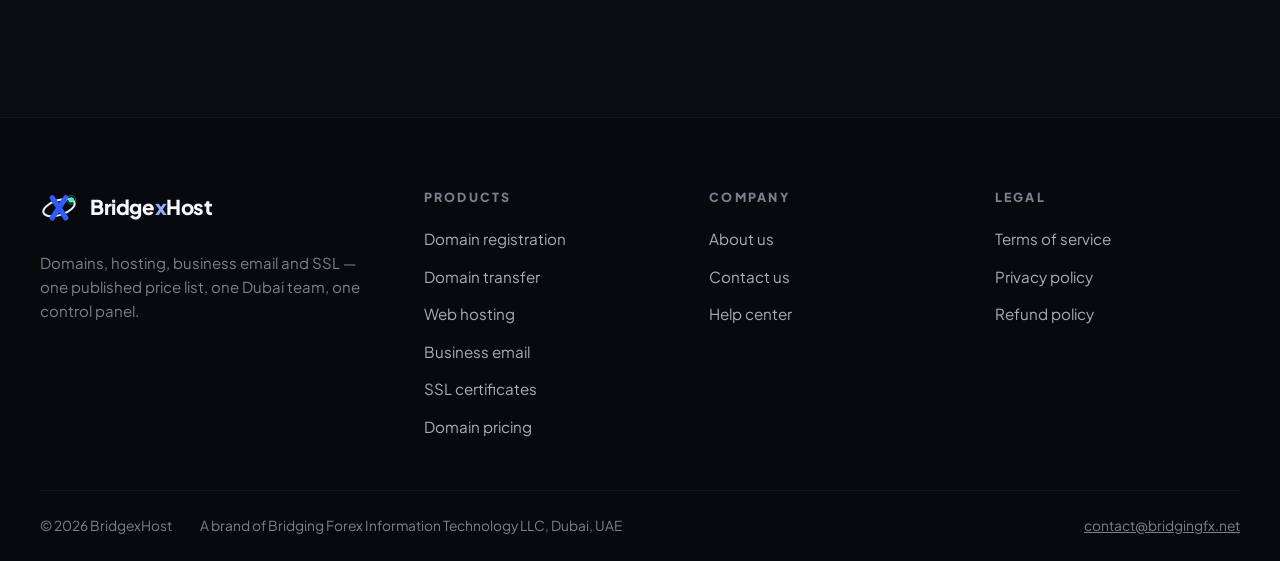
<file: email.html>
<!DOCTYPE html>
<html lang="en">
<head>
<meta charset="UTF-8">
<meta name="viewport" content="width=device-width, initial-scale=1.0">
<title>Business Email — you@yourdomain from $0.99/mo | BridgexHost</title>
<meta name="description" content="Professional email on your domain from $0.99/mailbox/month. Business, Enterprise, Titan and Google Workspace — white-label options.">
<link rel="canonical" href="https://dawoodshah2232-svg.github.io/bridgexhost/email.html">
<meta property="og:type" content="website">
<meta property="og:site_name" content="BridgexHost">
<meta property="og:title" content="Business Email — you@yourdomain from $0.99/mo | BridgexHost">
<meta property="og:description" content="Professional email on your domain from $0.99/mailbox/month. Business, Enterprise, Titan and Google Workspace.">
<meta property="og:url" content="https://dawoodshah2232-svg.github.io/bridgexhost/email.html">
<meta name="twitter:card" content="summary_large_image">
<link rel="icon" type="image/svg+xml" href="favicon.svg">
<link rel="preconnect" href="https://fonts.googleapis.com">
<link rel="preconnect" href="https://fonts.gstatic.com" crossorigin>
<link href="https://fonts.googleapis.com/css2?family=Plus+Jakarta+Sans:wght@400;500;600;700;800&display=swap" rel="stylesheet">
<link rel="stylesheet" href="assets/css/style.css">
</head>
<body>

<div class="promo">First-year offers from <strong>$1.99</strong> — .shop, .club, .xyz and more. <a href="pricing.html">See all offers</a></div>

<header class="site-head">
  <div class="container head-in">
    <a class="brand" href="index.html" aria-label="BridgexHost home">
      <img src="assets/img/logo.svg" alt="BridgexHost logo" width="38" height="38">
      <span class="brand-name">Bridge<em>x</em>Host</span>
    </a>
    <nav class="nav" aria-label="Main navigation">
      <div class="nav-item">
        <button class="nav-link" aria-expanded="false" aria-haspopup="true">Domains <svg class="car" viewBox="0 0 24 24" fill="none" stroke="currentColor" stroke-width="2.4" stroke-linecap="round" stroke-linejoin="round"><path d="M6 9l6 6 6-6"/></svg></button>
        <div class="drop">
          <a href="domains.html"><span class="di"><svg viewBox="0 0 24 24" fill="none" stroke="#8fb0ff" stroke-width="2" stroke-linecap="round"><circle cx="12" cy="12" r="9"/><path d="M3 12h18M12 3c2.5 2.6 3.9 5.7 3.9 9s-1.4 6.4-3.9 9c-2.5-2.6-3.9-5.7-3.9-9S9.5 5.6 12 3z"/></svg></span><span><b>Register a domain</b><small>Search 500+ extensions</small></span></a>
          <a href="transfers.html"><span class="di"><svg viewBox="0 0 24 24" fill="none" stroke="#8fb0ff" stroke-width="2" stroke-linecap="round" stroke-linejoin="round"><path d="M7 16V4M7 4L3 8M7 4l4 4M17 8v12m0 0l4-4m-4 4l-4-4"/></svg></span><span><b>Transfer your domain</b><small>Keep your remaining time</small></span></a>
          <a href="pricing.html"><span class="di"><svg viewBox="0 0 24 24" fill="none" stroke="#8fb0ff" stroke-width="2" stroke-linecap="round" stroke-linejoin="round"><path d="M20.59 13.41L11 3H4v7l9.59 9.59a2 2 0 002.82 0l4.18-4.18a2 2 0 000-2.82z"/><circle cx="7.5" cy="7.5" r="1.5"/></svg></span><span><b>Domain pricing</b><small>One list, no fine print</small></span></a>
        </div>
      </div>
      <div class="nav-item"><a class="nav-link" href="hosting.html">Hosting</a></div>
      <div class="nav-item"><a class="nav-link" href="email.html">Email</a></div>
      <div class="nav-item">
        <button class="nav-link" aria-expanded="false" aria-haspopup="true">Security <svg class="car" viewBox="0 0 24 24" fill="none" stroke="currentColor" stroke-width="2.4" stroke-linecap="round" stroke-linejoin="round"><path d="M6 9l6 6 6-6"/></svg></button>
        <div class="drop">
          <a href="ssl.html"><span class="di"><svg viewBox="0 0 24 24" fill="none" stroke="#8fb0ff" stroke-width="2" stroke-linecap="round" stroke-linejoin="round"><rect x="4" y="11" width="16" height="10" rx="2"/><path d="M8 11V7a4 4 0 018 0v4"/></svg></span><span><b>SSL certificates</b><small>The padlock visitors trust</small></span></a>
        </div>
      </div>
      <div class="nav-item"><a class="nav-link" href="pricing.html">Pricing</a></div>
      <div class="nav-item">
        <button class="nav-link" aria-expanded="false" aria-haspopup="true">Support <svg class="car" viewBox="0 0 24 24" fill="none" stroke="currentColor" stroke-width="2.4" stroke-linecap="round" stroke-linejoin="round"><path d="M6 9l6 6 6-6"/></svg></button>
        <div class="drop">
          <a href="faq.html"><span class="di"><svg viewBox="0 0 24 24" fill="none" stroke="#8fb0ff" stroke-width="2" stroke-linecap="round" stroke-linejoin="round"><circle cx="12" cy="12" r="9"/><path d="M9.5 9a2.5 2.5 0 015 .2c0 1.7-2.5 2-2.5 3.6M12 17h.01"/></svg></span><span><b>Help center</b><small>Answers before you ask</small></span></a>
          <a href="contact.html"><span class="di"><svg viewBox="0 0 24 24" fill="none" stroke="#8fb0ff" stroke-width="2" stroke-linecap="round" stroke-linejoin="round"><path d="M21 11.5a8.5 8.5 0 01-8.5 8.5c-1.5 0-3-.4-4.2-1L3 20l1.1-5.3A8.5 8.5 0 1121 11.5z"/></svg></span><span><b>Contact us</b><small>Humans in Dubai</small></span></a>
        </div>
      </div>
      <div class="nav-item"><a class="nav-link" href="about.html">About</a></div>
    </nav>
    <div class="head-cta">
      <a class="btn btn-blue btn-sm" href="domains.html">Search domains</a>
      <button class="burger" aria-label="Open menu"><span></span><span></span><span></span></button>
    </div>
  </div>
</header>

<div class="mmenu">
  <a class="mlink" href="domains.html">Domains <small>register · transfer · pricing</small></a>
  <a class="mlink" href="hosting.html">Hosting <small>web hosting</small></a>
  <a class="mlink" href="email.html">Email <small>business email</small></a>
  <a class="mlink" href="ssl.html">Security <small>SSL certificates</small></a>
  <a class="mlink" href="pricing.html">Pricing <small>one list</small></a>
  <a class="mlink" href="faq.html">Help center <small>answers</small></a>
  <a class="mlink" href="about.html">About <small>our story</small></a>
  <a class="mlink" href="contact.html">Contact <small>talk to us</small></a>
  <a class="btn btn-blue" href="domains.html">Search domains</a>
</div>

<main>
<section class="phero">
  <div class="container">
    <span class="eyebrow blue rv">Email</span>
    <h1 class="display rv rv-d1">Email that<br>means business.</h1>
    <p class="lede rv rv-d2">yourname@yourdomain — from $0.99 per mailbox a month. No free-address embarrassment, ever again.</p>
  </div>
</section>

<section class="section" style="padding-top:20px">
  <div class="container">
    <div class="grid g2" data-emailplans></div>
  </div>
</section>

<section class="section" style="padding-top:0">
  <div class="container">
    <div class="center rv" style="margin-bottom:44px">
      <span class="eyebrow blue">Why professional email</span>
      <h2 class="h2">First impressions<br>live in the inbox.</h2>
    </div>
    <div class="feats">
      <div class="feat rv"><div class="ic"><svg viewBox="0 0 24 24" fill="none" stroke="#8fb0ff" stroke-width="2" stroke-linecap="round" stroke-linejoin="round"><path d="M12 3l7 3v5c0 4.5-3 8.5-7 10-4-1.5-7-5.5-7-10V6z"/><path d="M9 12l2 2 4-4"/></svg></div><div><h3>Trust</h3><p>Customers answer you@yourcompany.com faster than you1984@freemail. It's that simple.</p></div></div>
      <div class="feat rv rv-d1"><div class="ic"><svg viewBox="0 0 24 24" fill="none" stroke="#8fb0ff" stroke-width="2" stroke-linecap="round" stroke-linejoin="round"><path d="M3 11l18-7-7 18-2.5-7.5z"/></svg></div><div><h3>Every email advertises you</h3><p>Your domain in every address, every signature, every reply. Free branding, all day.</p></div></div>
      <div class="feat rv rv-d2"><div class="ic"><svg viewBox="0 0 24 24" fill="none" stroke="#8fb0ff" stroke-width="2" stroke-linecap="round" stroke-linejoin="round"><path d="M12 3l8 3v6c0 5-3.5 8.5-8 10-4.5-1.5-8-5-8-10V6z"/></svg></div><div><h3>Enterprise-grade filtering</h3><p>Serious spam and virus protection on every plan — your inbox stays yours.</p></div></div>
      <div class="feat rv rv-d3"><div class="ic"><svg viewBox="0 0 24 24" fill="none" stroke="#8fb0ff" stroke-width="2" stroke-linecap="round" stroke-linejoin="round"><rect x="3" y="5" width="18" height="14" rx="2"/><path d="M3 7l9 6 9-6"/></svg></div><div><h3>Works everywhere</h3><p>Webmail, phones, desktops — IMAP, POP3 and native apps on every plan.</p></div></div>
    </div>
  </div>
</section>

<section class="section" style="padding-top:0">
  <div class="container">
    <div class="center rv">
      <span class="eyebrow blue">FAQ</span>
      <h2 class="h2">Email questions.</h2>
    </div>
    <div class="faq">
      <div class="qa rv"><button class="q">What's the difference between Business and Enterprise?<span class="x"><svg viewBox="0 0 24 24" fill="none" stroke="#fff" stroke-width="2.6" stroke-linecap="round"><path d="M12 5v14M5 12h14"/></svg></span></button><div class="a"><p>Storage (5 GB vs 30 GB) and heavier protection on Enterprise. Same professional result.</p></div></div>
      <div class="qa rv"><button class="q">Can I keep my existing emails?<span class="x"><svg viewBox="0 0 24 24" fill="none" stroke="#fff" stroke-width="2.6" stroke-linecap="round"><path d="M12 5v14M5 12h14"/></svg></span></button><div class="a"><p>Titan includes one-click migration; for others, email us and we'll plan it.</p></div></div>
      <div class="qa rv"><button class="q">Does it work on my phone?<span class="x"><svg viewBox="0 0 24 24" fill="none" stroke="#fff" stroke-width="2.6" stroke-linecap="round"><path d="M12 5v14M5 12h14"/></svg></span></button><div class="a"><p>Yes — IMAP/POP3 plus webmail and mobile apps.</p></div></div>
      <div class="qa rv"><button class="q">What does white-label mean?<span class="x"><svg viewBox="0 0 24 24" fill="none" stroke="#fff" stroke-width="2.6" stroke-linecap="round"><path d="M12 5v14M5 12h14"/></svg></span></button><div class="a"><p>Business and Enterprise carry your brand, not ours. Titan and Google Workspace keep their own branding.</p></div></div>
      <div class="qa rv"><button class="q">Can I add mailboxes later?<span class="x"><svg viewBox="0 0 24 24" fill="none" stroke="#fff" stroke-width="2.6" stroke-linecap="round"><path d="M12 5v14M5 12h14"/></svg></span></button><div class="a"><p>Any time — per mailbox, per month.</p></div></div>
      <div class="qa rv"><button class="q">Do you help set it up?<span class="x"><svg viewBox="0 0 24 24" fill="none" stroke="#fff" stroke-width="2.6" stroke-linecap="round"><path d="M12 5v14M5 12h14"/></svg></span></button><div class="a"><p>Yes — DNS records and client setup, guided by our team.</p></div></div>
    </div>
  </div>
</section>
</main>

<footer>
  <div class="container">
    <div class="foot-grid">
      <div class="foot-brand">
        <a class="brand" href="index.html" aria-label="BridgexHost home">
          <img src="assets/img/logo.svg" alt="BridgexHost logo" width="38" height="38">
          <span class="brand-name">Bridge<em>x</em>Host</span>
        </a>
        <p>Domains, hosting, business email and SSL — one published price list, one Dubai team, one control panel.</p>
</div>
      <div class="foot-col">
        <h4>Products</h4>
        <ul>
          <li><a href="domains.html">Domain registration</a></li>
          <li><a href="transfers.html">Domain transfer</a></li>
          <li><a href="hosting.html">Web hosting</a></li>
          <li><a href="email.html">Business email</a></li>
          <li><a href="ssl.html">SSL certificates</a></li>
          <li><a href="pricing.html">Domain pricing</a></li>
        </ul>
      </div>
      <div class="foot-col">
        <h4>Company</h4>
        <ul>
          <li><a href="about.html">About us</a></li>
          <li><a href="contact.html">Contact us</a></li>
          <li><a href="faq.html">Help center</a></li>
        </ul>
      </div>
      <div class="foot-col">
        <h4>Legal</h4>
        <ul>
          <li><a href="terms.html">Terms of service</a></li>
          <li><a href="privacy.html">Privacy policy</a></li>
          <li><a href="refunds.html">Refund policy</a></li>
        </ul>
      </div>
    </div>
    <div class="foot-bar">
      <span>© <span data-year>2026</span> BridgexHost</span>
      <span>A brand of Bridging Forex Information Technology LLC, Dubai, UAE</span>
      <span class="sp"></span>
      <a href="mailto:contact@bridgingfx.net">contact@bridgingfx.net</a>
    </div>
  </div>
</footer>

<script type="application/ld+json">
{"@context":"https://schema.org","@type":"FAQPage","mainEntity":[
{"@type":"Question","name":"What's the difference between Business and Enterprise email?","acceptedAnswer":{"@type":"Answer","text":"Storage (5 GB vs 30 GB) and heavier protection on Enterprise. Same professional result."}},
{"@type":"Question","name":"Can I add mailboxes later?","acceptedAnswer":{"@type":"Answer","text":"Any time — per mailbox, per month."}},
{"@type":"Question","name":"Do you help set it up?","acceptedAnswer":{"@type":"Answer","text":"Yes — DNS records and client setup, guided by our team."}}
]}
</script>
<script src="assets/js/pricing-data.js"></script>
<script src="assets/js/main.js"></script>
</body>
</html>
</file>
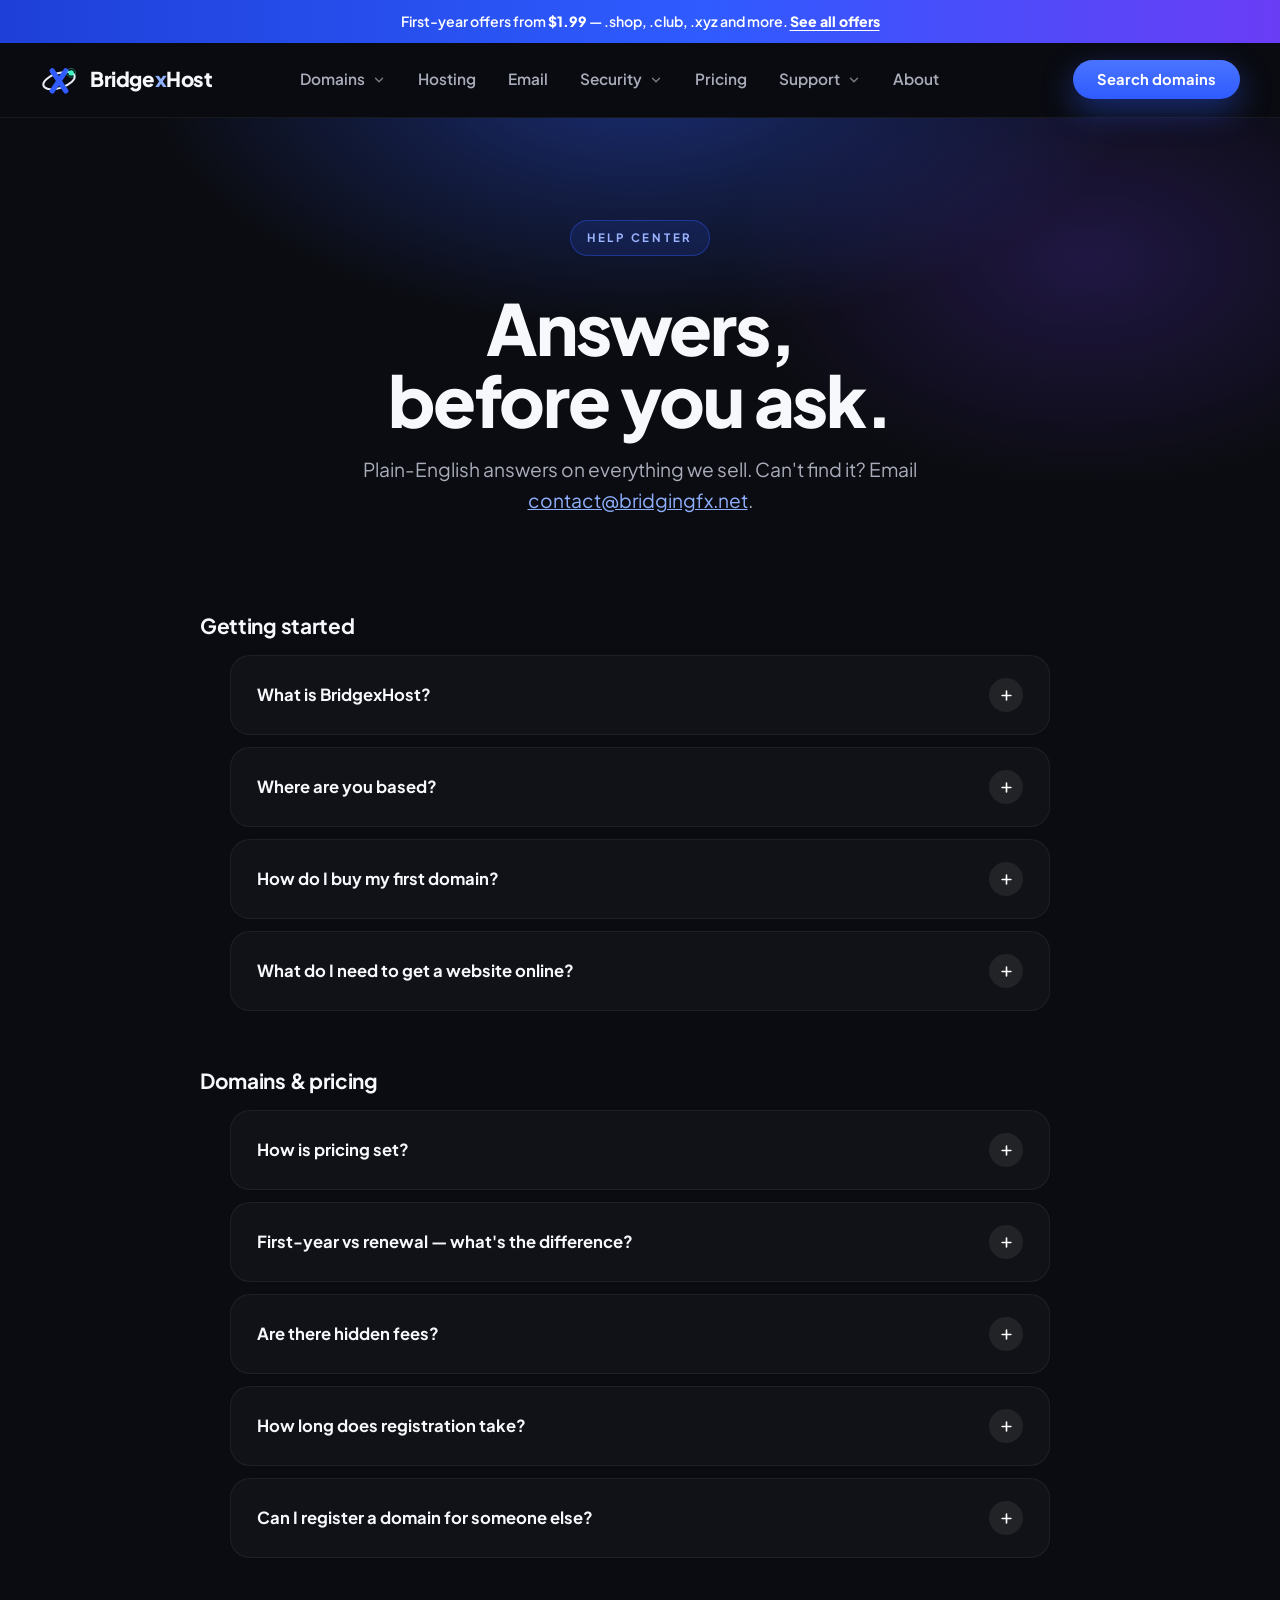
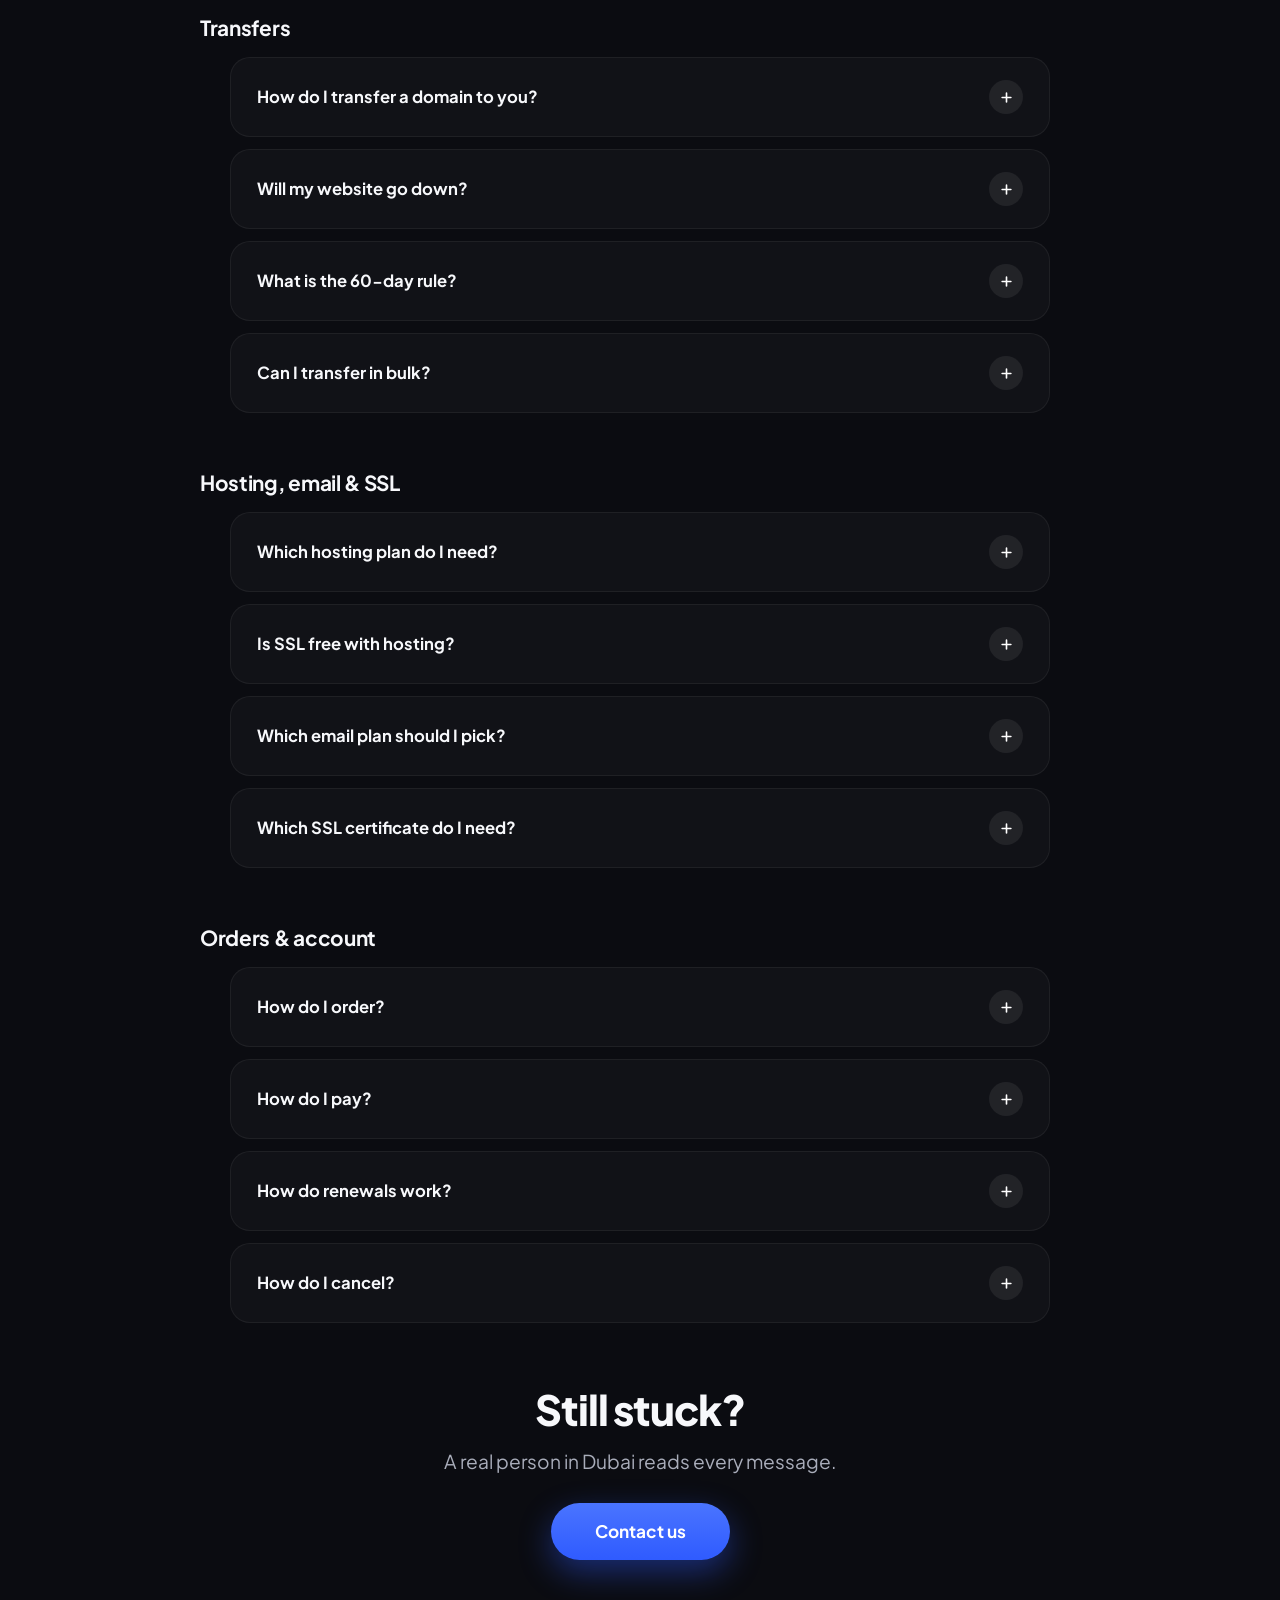
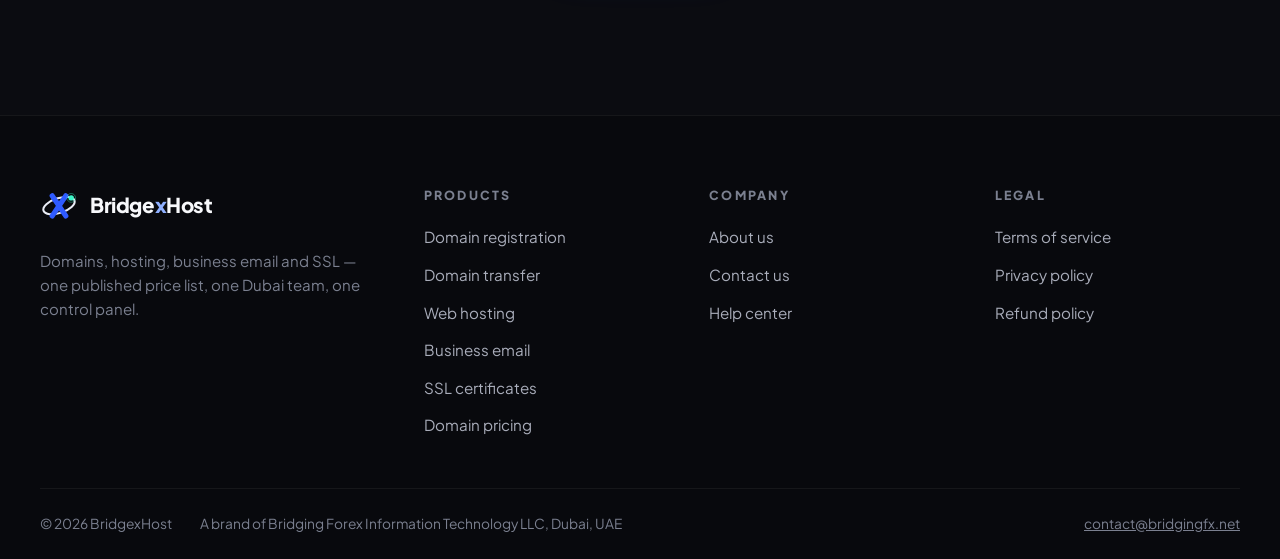
<file: faq.html>
<!DOCTYPE html>
<html lang="en">
<head>
<meta charset="UTF-8">
<meta name="viewport" content="width=device-width, initial-scale=1.0">
<title>Help Center — Answers Before You Ask | BridgexHost</title>
<meta name="description" content="BridgexHost help center: domains, pricing, transfers, hosting, email, SSL and account answers — plain English, no jargon.">
<link rel="canonical" href="https://dawoodshah2232-svg.github.io/bridgexhost/faq.html">
<meta property="og:type" content="website">
<meta property="og:site_name" content="BridgexHost">
<meta property="og:title" content="Help Center — Answers Before You Ask | BridgexHost">
<meta property="og:description" content="BridgexHost help center: domains, pricing, transfers, hosting, email, SSL and account answers — plain English, no jargon.">
<meta property="og:url" content="https://dawoodshah2232-svg.github.io/bridgexhost/faq.html">
<meta name="twitter:card" content="summary_large_image">
<link rel="icon" type="image/svg+xml" href="favicon.svg">
<link rel="preconnect" href="https://fonts.googleapis.com">
<link rel="preconnect" href="https://fonts.gstatic.com" crossorigin>
<link href="https://fonts.googleapis.com/css2?family=Plus+Jakarta+Sans:wght@400;500;600;700;800&display=swap" rel="stylesheet">
<link rel="stylesheet" href="assets/css/style.css">
</head>
<body>

<div class="promo">First-year offers from <strong>$1.99</strong> — .shop, .club, .xyz and more. <a href="pricing.html">See all offers</a></div>

<header class="site-head">
  <div class="container head-in">
    <a class="brand" href="index.html" aria-label="BridgexHost home">
      <img src="assets/img/logo.svg" alt="BridgexHost logo" width="38" height="38">
      <span class="brand-name">Bridge<em>x</em>Host</span>
    </a>
    <nav class="nav" aria-label="Main navigation">
      <div class="nav-item">
        <button class="nav-link" aria-expanded="false" aria-haspopup="true">Domains <svg class="car" viewBox="0 0 24 24" fill="none" stroke="currentColor" stroke-width="2.4" stroke-linecap="round" stroke-linejoin="round"><path d="M6 9l6 6 6-6"/></svg></button>
        <div class="drop">
          <a href="domains.html"><span class="di"><svg viewBox="0 0 24 24" fill="none" stroke="#8fb0ff" stroke-width="2" stroke-linecap="round"><circle cx="12" cy="12" r="9"/><path d="M3 12h18M12 3c2.5 2.6 3.9 5.7 3.9 9s-1.4 6.4-3.9 9c-2.5-2.6-3.9-5.7-3.9-9S9.5 5.6 12 3z"/></svg></span><span><b>Register a domain</b><small>Search 500+ extensions</small></span></a>
          <a href="transfers.html"><span class="di"><svg viewBox="0 0 24 24" fill="none" stroke="#8fb0ff" stroke-width="2" stroke-linecap="round" stroke-linejoin="round"><path d="M7 16V4M7 4L3 8M7 4l4 4M17 8v12m0 0l4-4m-4 4l-4-4"/></svg></span><span><b>Transfer your domain</b><small>Keep your remaining time</small></span></a>
          <a href="pricing.html"><span class="di"><svg viewBox="0 0 24 24" fill="none" stroke="#8fb0ff" stroke-width="2" stroke-linecap="round" stroke-linejoin="round"><path d="M20.59 13.41L11 3H4v7l9.59 9.59a2 2 0 002.82 0l4.18-4.18a2 2 0 000-2.82z"/><circle cx="7.5" cy="7.5" r="1.5"/></svg></span><span><b>Domain pricing</b><small>One list, no fine print</small></span></a>
        </div>
      </div>
      <div class="nav-item"><a class="nav-link" href="hosting.html">Hosting</a></div>
      <div class="nav-item"><a class="nav-link" href="email.html">Email</a></div>
      <div class="nav-item">
        <button class="nav-link" aria-expanded="false" aria-haspopup="true">Security <svg class="car" viewBox="0 0 24 24" fill="none" stroke="currentColor" stroke-width="2.4" stroke-linecap="round" stroke-linejoin="round"><path d="M6 9l6 6 6-6"/></svg></button>
        <div class="drop">
          <a href="ssl.html"><span class="di"><svg viewBox="0 0 24 24" fill="none" stroke="#8fb0ff" stroke-width="2" stroke-linecap="round" stroke-linejoin="round"><rect x="4" y="11" width="16" height="10" rx="2"/><path d="M8 11V7a4 4 0 018 0v4"/></svg></span><span><b>SSL certificates</b><small>The padlock visitors trust</small></span></a>
        </div>
      </div>
      <div class="nav-item"><a class="nav-link" href="pricing.html">Pricing</a></div>
      <div class="nav-item">
        <button class="nav-link" aria-expanded="false" aria-haspopup="true">Support <svg class="car" viewBox="0 0 24 24" fill="none" stroke="currentColor" stroke-width="2.4" stroke-linecap="round" stroke-linejoin="round"><path d="M6 9l6 6 6-6"/></svg></button>
        <div class="drop">
          <a href="faq.html"><span class="di"><svg viewBox="0 0 24 24" fill="none" stroke="#8fb0ff" stroke-width="2" stroke-linecap="round" stroke-linejoin="round"><circle cx="12" cy="12" r="9"/><path d="M9.5 9a2.5 2.5 0 015 .2c0 1.7-2.5 2-2.5 3.6M12 17h.01"/></svg></span><span><b>Help center</b><small>Answers before you ask</small></span></a>
          <a href="contact.html"><span class="di"><svg viewBox="0 0 24 24" fill="none" stroke="#8fb0ff" stroke-width="2" stroke-linecap="round" stroke-linejoin="round"><path d="M21 11.5a8.5 8.5 0 01-8.5 8.5c-1.5 0-3-.4-4.2-1L3 20l1.1-5.3A8.5 8.5 0 1121 11.5z"/></svg></span><span><b>Contact us</b><small>Humans in Dubai</small></span></a>
        </div>
      </div>
      <div class="nav-item"><a class="nav-link" href="about.html">About</a></div>
    </nav>
    <div class="head-cta">
      <a class="btn btn-blue btn-sm" href="domains.html">Search domains</a>
      <button class="burger" aria-label="Open menu"><span></span><span></span><span></span></button>
    </div>
  </div>
</header>

<div class="mmenu">
  <a class="mlink" href="domains.html">Domains <small>register · transfer · pricing</small></a>
  <a class="mlink" href="hosting.html">Hosting <small>web hosting</small></a>
  <a class="mlink" href="email.html">Email <small>business email</small></a>
  <a class="mlink" href="ssl.html">Security <small>SSL certificates</small></a>
  <a class="mlink" href="pricing.html">Pricing <small>one list</small></a>
  <a class="mlink" href="faq.html">Help center <small>answers</small></a>
  <a class="mlink" href="about.html">About <small>our story</small></a>
  <a class="mlink" href="contact.html">Contact <small>talk to us</small></a>
  <a class="btn btn-blue" href="domains.html">Search domains</a>
</div>

<main>
<section class="phero">
  <div class="container">
    <span class="eyebrow blue rv">Help center</span>
    <h1 class="display rv rv-d1">Answers,<br>before you ask.</h1>
    <p class="lede rv rv-d2">Plain-English answers on everything we sell. Can't find it? Email <a href="mailto:contact@bridgingfx.net" style="color:#8fb0ff">contact@bridgingfx.net</a>.</p>
  </div>
</section>

<section class="section" style="padding-top:20px">
  <div class="container" style="max-width:880px">

    <h2 class="h3 rv" style="margin:0 0 6px;font-size:1.3rem">Getting started</h2>
    <div class="faq" style="margin-top:16px">
      <div class="qa rv"><button class="q">What is BridgexHost?<span class="x"><svg viewBox="0 0 24 24" fill="none" stroke="#fff" stroke-width="2.6" stroke-linecap="round"><path d="M12 5v14M5 12h14"/></svg></span></button><div class="a"><p>BridgexHost is the domains-and-hosting brand of Bridging Forex Information Technology LLC, Dubai. We sell domain names, web hosting, business email and SSL certificates with one published price list.</p></div></div>
      <div class="qa rv"><button class="q">Where are you based?<span class="x"><svg viewBox="0 0 24 24" fill="none" stroke="#fff" stroke-width="2.6" stroke-linecap="round"><path d="M12 5v14M5 12h14"/></svg></span></button><div class="a"><p>Dubai, United Arab Emirates.</p></div></div>
      <div class="qa rv"><button class="q">How do I buy my first domain?<span class="x"><svg viewBox="0 0 24 24" fill="none" stroke="#fff" stroke-width="2.6" stroke-linecap="round"><path d="M12 5v14M5 12h14"/></svg></span></button><div class="a"><p>Search it on <a href="domains.html">domains</a>, check the price, then email us your order at <a href="mailto:contact@bridgingfx.net">contact@bridgingfx.net</a>. We process it the same business day.</p></div></div>
      <div class="qa rv"><button class="q">What do I need to get a website online?<span class="x"><svg viewBox="0 0 24 24" fill="none" stroke="#fff" stroke-width="2.6" stroke-linecap="round"><path d="M12 5v14M5 12h14"/></svg></span></button><div class="a"><p>Three things: a domain name, a hosting plan to put your site on, and optionally business email and an SSL certificate. We sell all four, designed to work together.</p></div></div>
    </div>

    <h2 class="h3 rv" style="margin:56px 0 6px;font-size:1.3rem">Domains & pricing</h2>
    <div class="faq" style="margin-top:16px">
      <div class="qa rv"><button class="q">How is pricing set?<span class="x"><svg viewBox="0 0 24 24" fill="none" stroke="#fff" stroke-width="2.6" stroke-linecap="round"><path d="M12 5v14M5 12h14"/></svg></span></button><div class="a"><p>Every domain price is our wholesale cost plus a flat 15%, rounded to .99. See the full list on <a href="pricing.html">pricing</a>.</p></div></div>
      <div class="qa rv"><button class="q">First-year vs renewal — what's the difference?<span class="x"><svg viewBox="0 0 24 24" fill="none" stroke="#fff" stroke-width="2.6" stroke-linecap="round"><path d="M12 5v14M5 12h14"/></svg></span></button><div class="a"><p>Some extensions carry a registry first-year offer. We always show both numbers before you commit — no ambush renewals.</p></div></div>
      <div class="qa rv"><button class="q">Are there hidden fees?<span class="x"><svg viewBox="0 0 24 24" fill="none" stroke="#fff" stroke-width="2.6" stroke-linecap="round"><path d="M12 5v14M5 12h14"/></svg></span></button><div class="a"><p>No. The price shown is the price.</p></div></div>
      <div class="qa rv"><button class="q">How long does registration take?<span class="x"><svg viewBox="0 0 24 24" fill="none" stroke="#fff" stroke-width="2.6" stroke-linecap="round"><path d="M12 5v14M5 12h14"/></svg></span></button><div class="a"><p>Usually the same business day once we receive your order and details.</p></div></div>
      <div class="qa rv"><button class="q">Can I register a domain for someone else?<span class="x"><svg viewBox="0 0 24 24" fill="none" stroke="#fff" stroke-width="2.6" stroke-linecap="round"><path d="M12 5v14M5 12h14"/></svg></span></button><div class="a"><p>Yes — just give us the registrant details with your order.</p></div></div>
    </div>

    <h2 class="h3 rv" style="margin:56px 0 6px;font-size:1.3rem">Transfers</h2>
    <div class="faq" style="margin-top:16px">
      <div class="qa rv"><button class="q">How do I transfer a domain to you?<span class="x"><svg viewBox="0 0 24 24" fill="none" stroke="#fff" stroke-width="2.6" stroke-linecap="round"><path d="M12 5v14M5 12h14"/></svg></span></button><div class="a"><p>Unlock it at your current registrar, get the authorization code, and email both to <a href="mailto:contact@bridgingfx.net">contact@bridgingfx.net</a>. Full steps on the <a href="transfers.html">transfers page</a>.</p></div></div>
      <div class="qa rv"><button class="q">Will my website go down?<span class="x"><svg viewBox="0 0 24 24" fill="none" stroke="#fff" stroke-width="2.6" stroke-linecap="round"><path d="M12 5v14M5 12h14"/></svg></span></button><div class="a"><p>No — DNS stays untouched, so your site and email keep running.</p></div></div>
      <div class="qa rv"><button class="q">What is the 60-day rule?<span class="x"><svg viewBox="0 0 24 24" fill="none" stroke="#fff" stroke-width="2.6" stroke-linecap="round"><path d="M12 5v14M5 12h14"/></svg></span></button><div class="a"><p>Newly registered or recently transferred domains can't move again for 60 days. That's registry policy, not ours.</p></div></div>
      <div class="qa rv"><button class="q">Can I transfer in bulk?<span class="x"><svg viewBox="0 0 24 24" fill="none" stroke="#fff" stroke-width="2.6" stroke-linecap="round"><path d="M12 5v14M5 12h14"/></svg></span></button><div class="a"><p>Yes — send the domains as a list, one per line, with each auth code.</p></div></div>
    </div>

    <h2 class="h3 rv" style="margin:56px 0 6px;font-size:1.3rem">Hosting, email & SSL</h2>
    <div class="faq" style="margin-top:16px">
      <div class="qa rv"><button class="q">Which hosting plan do I need?<span class="x"><svg viewBox="0 0 24 24" fill="none" stroke="#fff" stroke-width="2.6" stroke-linecap="round"><path d="M12 5v14M5 12h14"/></svg></span></button><div class="a"><p>One site: Personal. A few projects: Business. Agencies or many sites: Pro. You can upgrade any time.</p></div></div>
      <div class="qa rv"><button class="q">Is SSL free with hosting?<span class="x"><svg viewBox="0 0 24 24" fill="none" stroke="#fff" stroke-width="2.6" stroke-linecap="round"><path d="M12 5v14M5 12h14"/></svg></span></button><div class="a"><p>Yes — every hosted site gets a free SSL certificate.</p></div></div>
      <div class="qa rv"><button class="q">Which email plan should I pick?<span class="x"><svg viewBox="0 0 24 24" fill="none" stroke="#fff" stroke-width="2.6" stroke-linecap="round"><path d="M12 5v14M5 12h14"/></svg></span></button><div class="a"><p>Startups: Business Email at $0.99. Growing teams: Enterprise at $2.99. Want Google's suite: Workspace at $5.99. Compare them on the <a href="email.html">email page</a>.</p></div></div>
      <div class="qa rv"><button class="q">Which SSL certificate do I need?<span class="x"><svg viewBox="0 0 24 24" fill="none" stroke="#fff" stroke-width="2.6" stroke-linecap="round"><path d="M12 5v14M5 12h14"/></svg></span></button><div class="a"><p>One site: Positive. Many subdomains: Wildcard. Maximum credibility: EV. Details on the <a href="ssl.html">SSL page</a>.</p></div></div>
    </div>

    <h2 class="h3 rv" style="margin:56px 0 6px;font-size:1.3rem">Orders & account</h2>
    <div class="faq" style="margin-top:16px">
      <div class="qa rv"><button class="q">How do I order?<span class="x"><svg viewBox="0 0 24 24" fill="none" stroke="#fff" stroke-width="2.6" stroke-linecap="round"><path d="M12 5v14M5 12h14"/></svg></span></button><div class="a"><p>Email your order to <a href="mailto:contact@bridgingfx.net">contact@bridgingfx.net</a> — tell us the domain or plan you want and we'll take it from there.</p></div></div>
      <div class="qa rv"><button class="q">How do I pay?<span class="x"><svg viewBox="0 0 24 24" fill="none" stroke="#fff" stroke-width="2.6" stroke-linecap="round"><path d="M12 5v14M5 12h14"/></svg></span></button><div class="a"><p>Prices are in USD; we arrange payment by email when you order.</p></div></div>
      <div class="qa rv"><button class="q">How do renewals work?<span class="x"><svg viewBox="0 0 24 24" fill="none" stroke="#fff" stroke-width="2.6" stroke-linecap="round"><path d="M12 5v14M5 12h14"/></svg></span></button><div class="a"><p>We remind you before expiry. Domains must be renewed before the expiry date or they may be lost — renewal is ultimately your responsibility, and we're here to make it painless.</p></div></div>
      <div class="qa rv"><button class="q">How do I cancel?<span class="x"><svg viewBox="0 0 24 24" fill="none" stroke="#fff" stroke-width="2.6" stroke-linecap="round"><path d="M12 5v14M5 12h14"/></svg></span></button><div class="a"><p>Email us. Hosting has a 30-day money-back promise; domains follow the <a href="refunds.html">refund policy</a>.</p></div></div>
    </div>

    <div class="center rv" style="margin-top:64px">
      <h2 class="h2" style="font-size:clamp(1.8rem,4vw,2.6rem)">Still stuck?</h2>
      <p class="lede" style="margin:14px auto 26px">A real person in Dubai reads every message.</p>
      <a class="btn btn-blue btn-lg" href="contact.html">Contact us</a>
    </div>
  </div>
</section>
</main>

<footer>
  <div class="container">
    <div class="foot-grid">
      <div class="foot-brand">
        <a class="brand" href="index.html" aria-label="BridgexHost home">
          <img src="assets/img/logo.svg" alt="BridgexHost logo" width="38" height="38">
          <span class="brand-name">Bridge<em>x</em>Host</span>
        </a>
        <p>Domains, hosting, business email and SSL — one published price list, one Dubai team, one control panel.</p>
</div>
      <div class="foot-col">
        <h4>Products</h4>
        <ul>
          <li><a href="domains.html">Domain registration</a></li>
          <li><a href="transfers.html">Domain transfer</a></li>
          <li><a href="hosting.html">Web hosting</a></li>
          <li><a href="email.html">Business email</a></li>
          <li><a href="ssl.html">SSL certificates</a></li>
          <li><a href="pricing.html">Domain pricing</a></li>
        </ul>
      </div>
      <div class="foot-col">
        <h4>Company</h4>
        <ul>
          <li><a href="about.html">About us</a></li>
          <li><a href="contact.html">Contact us</a></li>
          <li><a href="faq.html">Help center</a></li>
        </ul>
      </div>
      <div class="foot-col">
        <h4>Legal</h4>
        <ul>
          <li><a href="terms.html">Terms of service</a></li>
          <li><a href="privacy.html">Privacy policy</a></li>
          <li><a href="refunds.html">Refund policy</a></li>
        </ul>
      </div>
    </div>
    <div class="foot-bar">
      <span>© <span data-year>2026</span> BridgexHost</span>
      <span>A brand of Bridging Forex Information Technology LLC, Dubai, UAE</span>
      <span class="sp"></span>
      <a href="mailto:contact@bridgingfx.net">contact@bridgingfx.net</a>
    </div>
  </div>
</footer>

<script type="application/ld+json">
{"@context":"https://schema.org","@type":"FAQPage","mainEntity":[
{"@type":"Question","name":"What is BridgexHost?","acceptedAnswer":{"@type":"Answer","text":"BridgexHost is the domains-and-hosting brand of Bridging Forex Information Technology LLC, Dubai."}},
{"@type":"Question","name":"How do I buy my first domain?","acceptedAnswer":{"@type":"Answer","text":"Search it on the domains page, check the price, then email your order to contact@bridgingfx.net. We process it the same business day."}},
{"@type":"Question","name":"How do I transfer a domain to you?","acceptedAnswer":{"@type":"Answer","text":"Unlock it at your current registrar, get the authorization code, and email both to contact@bridgingfx.net."}},
{"@type":"Question","name":"How do I cancel?","acceptedAnswer":{"@type":"Answer","text":"Email us. Hosting has a 30-day money-back promise; domains follow the refund policy."}}
]}
</script>
<script src="assets/js/pricing-data.js"></script>
<script src="assets/js/main.js"></script>
</body>
</html>
</file>
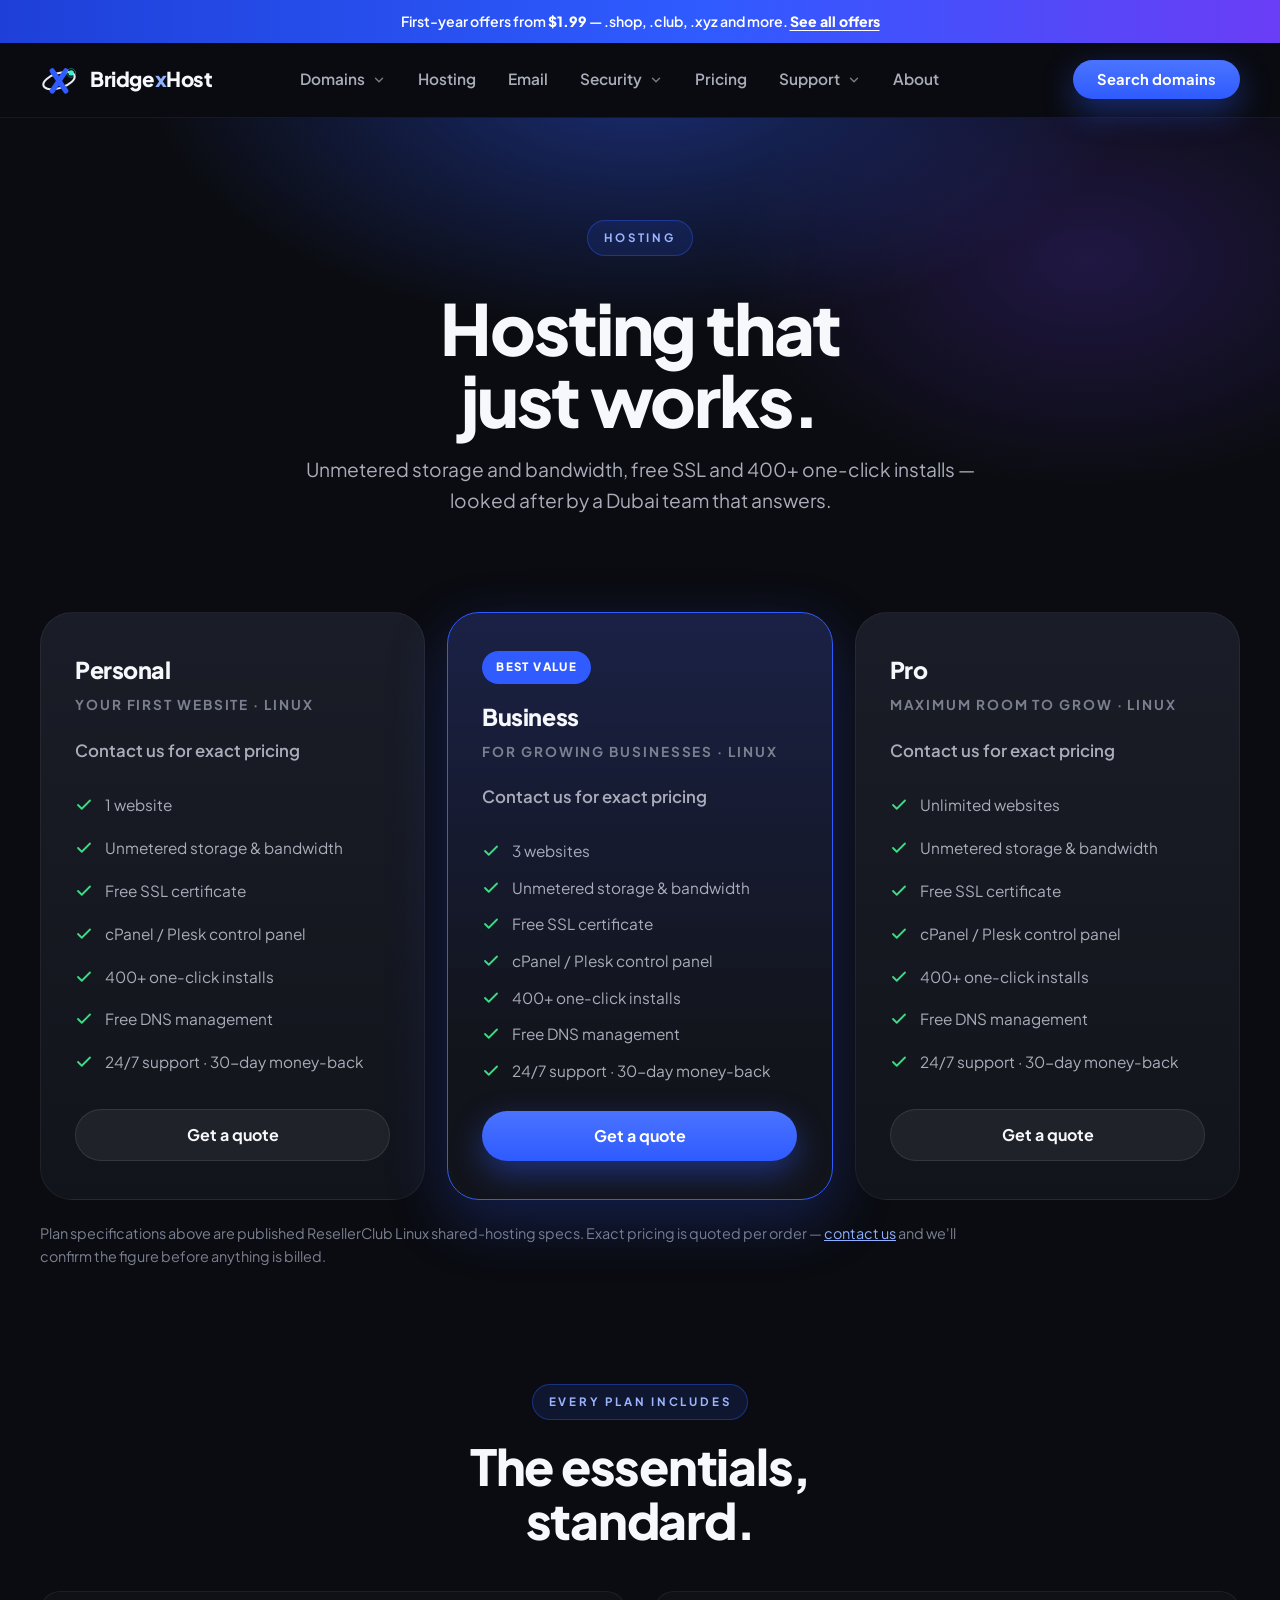
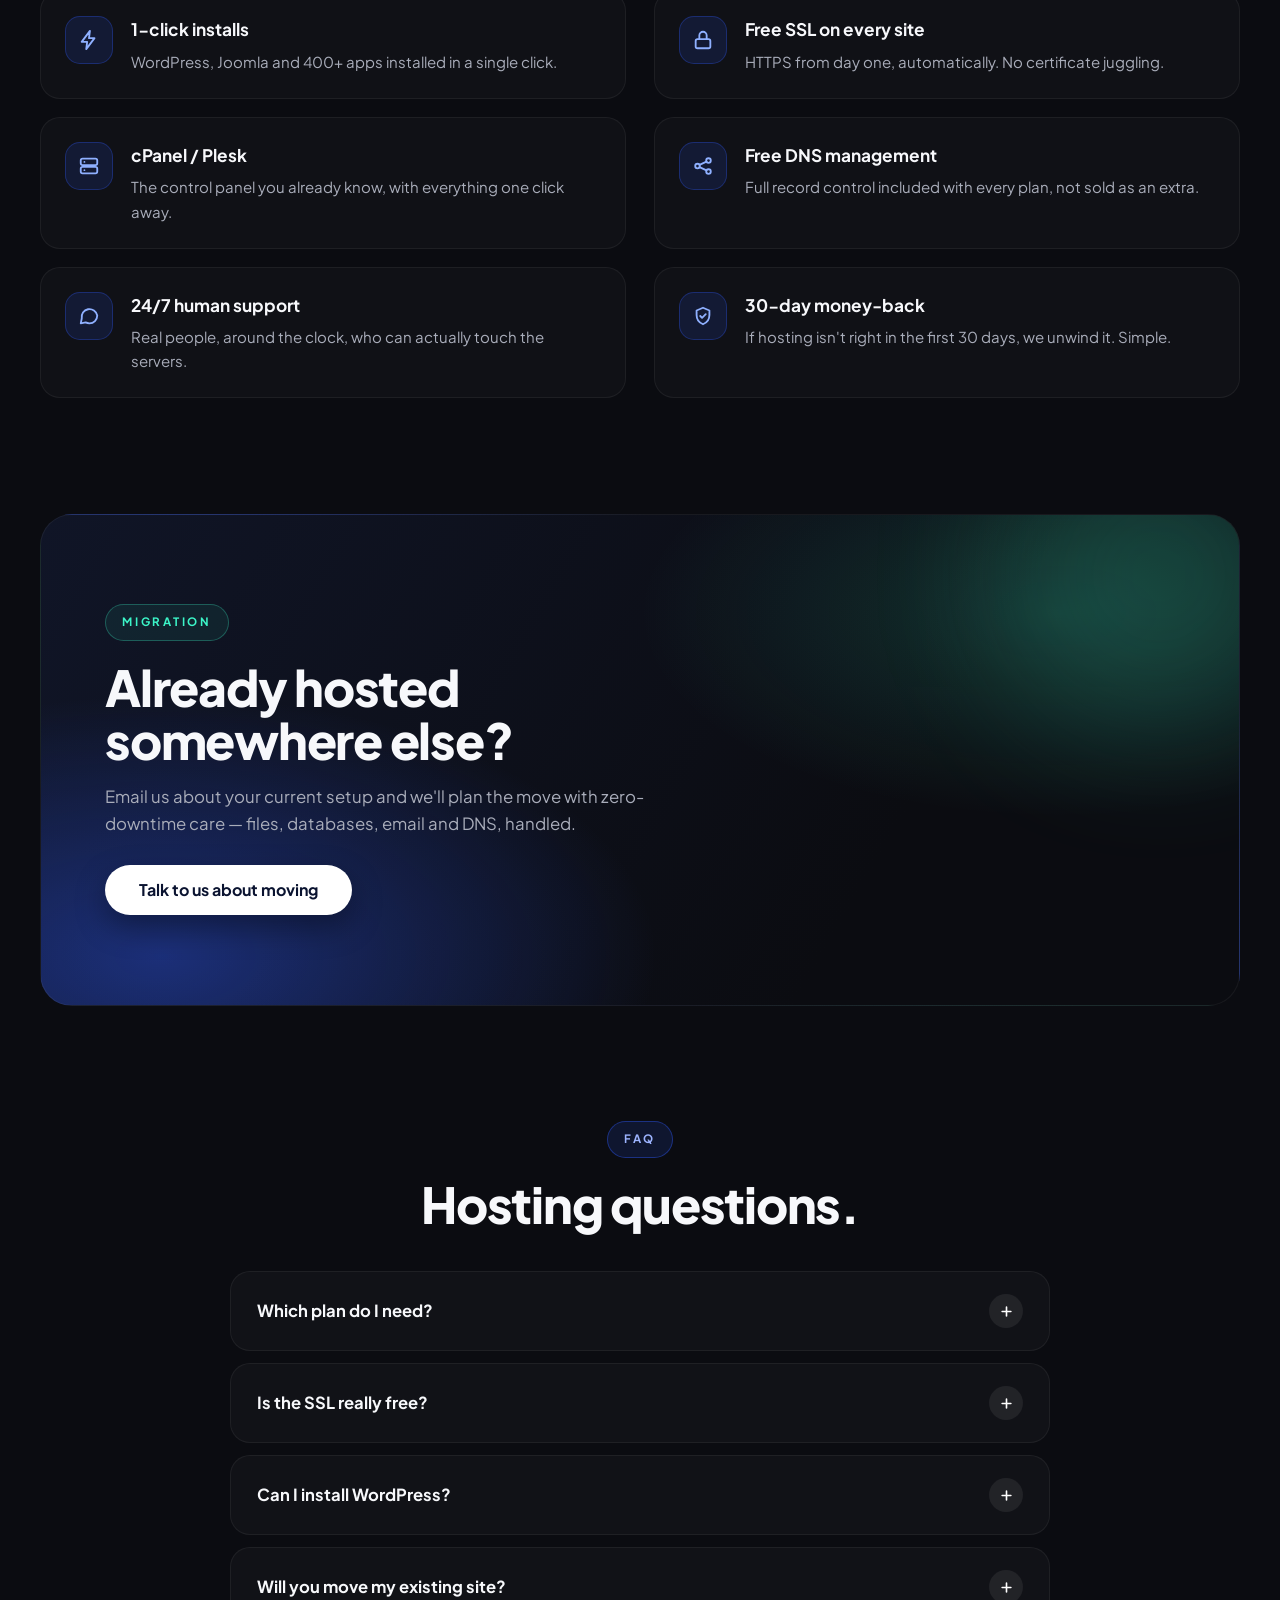
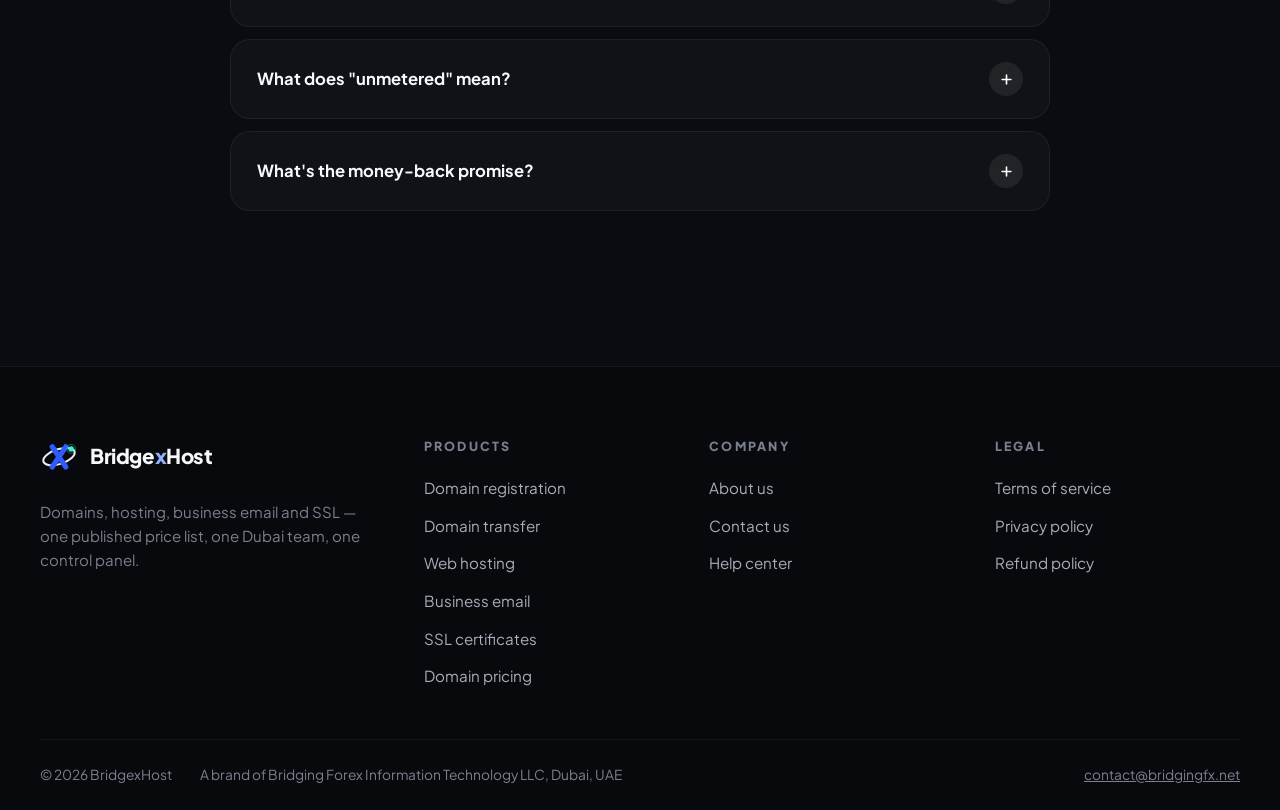
<file: hosting.html>
<!DOCTYPE html>
<html lang="en">
<head>
<meta charset="UTF-8">
<meta name="viewport" content="width=device-width, initial-scale=1.0">
<title>Web Hosting — Fast Shared Hosting with Free SSL | BridgexHost</title>
<meta name="description" content="Shared hosting with unmetered storage & bandwidth, free SSL, 1-click installs and 24/7 support. Three simple plans from BridgexHost Dubai.">
<link rel="canonical" href="https://dawoodshah2232-svg.github.io/bridgexhost/hosting.html">
<meta property="og:type" content="website">
<meta property="og:site_name" content="BridgexHost">
<meta property="og:title" content="Web Hosting — Fast Shared Hosting with Free SSL | BridgexHost">
<meta property="og:description" content="Shared hosting with unmetered storage & bandwidth, free SSL, 1-click installs and 24/7 support. Three simple plans from BridgexHost Dubai.">
<meta property="og:url" content="https://dawoodshah2232-svg.github.io/bridgexhost/hosting.html">
<meta name="twitter:card" content="summary_large_image">
<link rel="icon" type="image/svg+xml" href="favicon.svg">
<link rel="preconnect" href="https://fonts.googleapis.com">
<link rel="preconnect" href="https://fonts.gstatic.com" crossorigin>
<link href="https://fonts.googleapis.com/css2?family=Plus+Jakarta+Sans:wght@400;500;600;700;800&display=swap" rel="stylesheet">
<link rel="stylesheet" href="assets/css/style.css">
</head>
<body>

<div class="promo">First-year offers from <strong>$1.99</strong> — .shop, .club, .xyz and more. <a href="pricing.html">See all offers</a></div>

<header class="site-head">
  <div class="container head-in">
    <a class="brand" href="index.html" aria-label="BridgexHost home">
      <img src="assets/img/logo.svg" alt="BridgexHost logo" width="38" height="38">
      <span class="brand-name">Bridge<em>x</em>Host</span>
    </a>
    <nav class="nav" aria-label="Main navigation">
      <div class="nav-item">
        <button class="nav-link" aria-expanded="false" aria-haspopup="true">Domains <svg class="car" viewBox="0 0 24 24" fill="none" stroke="currentColor" stroke-width="2.4" stroke-linecap="round" stroke-linejoin="round"><path d="M6 9l6 6 6-6"/></svg></button>
        <div class="drop">
          <a href="domains.html"><span class="di"><svg viewBox="0 0 24 24" fill="none" stroke="#8fb0ff" stroke-width="2" stroke-linecap="round"><circle cx="12" cy="12" r="9"/><path d="M3 12h18M12 3c2.5 2.6 3.9 5.7 3.9 9s-1.4 6.4-3.9 9c-2.5-2.6-3.9-5.7-3.9-9S9.5 5.6 12 3z"/></svg></span><span><b>Register a domain</b><small>Search 500+ extensions</small></span></a>
          <a href="transfers.html"><span class="di"><svg viewBox="0 0 24 24" fill="none" stroke="#8fb0ff" stroke-width="2" stroke-linecap="round" stroke-linejoin="round"><path d="M7 16V4M7 4L3 8M7 4l4 4M17 8v12m0 0l4-4m-4 4l-4-4"/></svg></span><span><b>Transfer your domain</b><small>Keep your remaining time</small></span></a>
          <a href="pricing.html"><span class="di"><svg viewBox="0 0 24 24" fill="none" stroke="#8fb0ff" stroke-width="2" stroke-linecap="round" stroke-linejoin="round"><path d="M20.59 13.41L11 3H4v7l9.59 9.59a2 2 0 002.82 0l4.18-4.18a2 2 0 000-2.82z"/><circle cx="7.5" cy="7.5" r="1.5"/></svg></span><span><b>Domain pricing</b><small>One list, no fine print</small></span></a>
        </div>
      </div>
      <div class="nav-item"><a class="nav-link" href="hosting.html">Hosting</a></div>
      <div class="nav-item"><a class="nav-link" href="email.html">Email</a></div>
      <div class="nav-item">
        <button class="nav-link" aria-expanded="false" aria-haspopup="true">Security <svg class="car" viewBox="0 0 24 24" fill="none" stroke="currentColor" stroke-width="2.4" stroke-linecap="round" stroke-linejoin="round"><path d="M6 9l6 6 6-6"/></svg></button>
        <div class="drop">
          <a href="ssl.html"><span class="di"><svg viewBox="0 0 24 24" fill="none" stroke="#8fb0ff" stroke-width="2" stroke-linecap="round" stroke-linejoin="round"><rect x="4" y="11" width="16" height="10" rx="2"/><path d="M8 11V7a4 4 0 018 0v4"/></svg></span><span><b>SSL certificates</b><small>The padlock visitors trust</small></span></a>
        </div>
      </div>
      <div class="nav-item"><a class="nav-link" href="pricing.html">Pricing</a></div>
      <div class="nav-item">
        <button class="nav-link" aria-expanded="false" aria-haspopup="true">Support <svg class="car" viewBox="0 0 24 24" fill="none" stroke="currentColor" stroke-width="2.4" stroke-linecap="round" stroke-linejoin="round"><path d="M6 9l6 6 6-6"/></svg></button>
        <div class="drop">
          <a href="faq.html"><span class="di"><svg viewBox="0 0 24 24" fill="none" stroke="#8fb0ff" stroke-width="2" stroke-linecap="round" stroke-linejoin="round"><circle cx="12" cy="12" r="9"/><path d="M9.5 9a2.5 2.5 0 015 .2c0 1.7-2.5 2-2.5 3.6M12 17h.01"/></svg></span><span><b>Help center</b><small>Answers before you ask</small></span></a>
          <a href="contact.html"><span class="di"><svg viewBox="0 0 24 24" fill="none" stroke="#8fb0ff" stroke-width="2" stroke-linecap="round" stroke-linejoin="round"><path d="M21 11.5a8.5 8.5 0 01-8.5 8.5c-1.5 0-3-.4-4.2-1L3 20l1.1-5.3A8.5 8.5 0 1121 11.5z"/></svg></span><span><b>Contact us</b><small>Humans in Dubai</small></span></a>
        </div>
      </div>
      <div class="nav-item"><a class="nav-link" href="about.html">About</a></div>
    </nav>
    <div class="head-cta">
      <a class="btn btn-blue btn-sm" href="domains.html">Search domains</a>
      <button class="burger" aria-label="Open menu"><span></span><span></span><span></span></button>
    </div>
  </div>
</header>

<div class="mmenu">
  <a class="mlink" href="domains.html">Domains <small>register · transfer · pricing</small></a>
  <a class="mlink" href="hosting.html">Hosting <small>web hosting</small></a>
  <a class="mlink" href="email.html">Email <small>business email</small></a>
  <a class="mlink" href="ssl.html">Security <small>SSL certificates</small></a>
  <a class="mlink" href="pricing.html">Pricing <small>one list</small></a>
  <a class="mlink" href="faq.html">Help center <small>answers</small></a>
  <a class="mlink" href="about.html">About <small>our story</small></a>
  <a class="mlink" href="contact.html">Contact <small>talk to us</small></a>
  <a class="btn btn-blue" href="domains.html">Search domains</a>
</div>

<main>
<section class="phero">
  <div class="container">
    <span class="eyebrow blue rv">Hosting</span>
    <h1 class="display rv rv-d1">Hosting that<br>just works.</h1>
    <p class="lede rv rv-d2">Unmetered storage and bandwidth, free SSL and 400+ one-click installs — looked after by a Dubai team that answers.</p>
  </div>
</section>

<section class="section" style="padding-top:20px">
  <div class="container">
    <div class="grid g3" data-hostingplans></div>
    <p class="rv" style="color:var(--dim);font-size:.9rem;margin-top:22px;max-width:60rem">Plan specifications above are published ResellerClub Linux shared-hosting specs. Exact pricing is quoted per order — <a href="contact.html?topic=Hosting" style="color:#8fb0ff">contact us</a> and we'll confirm the figure before anything is billed.</p>
  </div>
</section>

<section class="section" style="padding-top:0">
  <div class="container">
    <div class="center rv" style="margin-bottom:44px">
      <span class="eyebrow blue">Every plan includes</span>
      <h2 class="h2">The essentials,<br>standard.</h2>
    </div>
    <div class="feats">
      <div class="feat rv"><div class="ic"><svg viewBox="0 0 24 24" fill="none" stroke="#8fb0ff" stroke-width="2" stroke-linecap="round" stroke-linejoin="round"><path d="M13 2L4 14h6l-1 8 9-12h-6z"/></svg></div><div><h3>1-click installs</h3><p>WordPress, Joomla and 400+ apps installed in a single click.</p></div></div>
      <div class="feat rv rv-d1"><div class="ic"><svg viewBox="0 0 24 24" fill="none" stroke="#8fb0ff" stroke-width="2" stroke-linecap="round" stroke-linejoin="round"><rect x="4" y="11" width="16" height="10" rx="2"/><path d="M8 11V7a4 4 0 018 0v4"/></svg></div><div><h3>Free SSL on every site</h3><p>HTTPS from day one, automatically. No certificate juggling.</p></div></div>
      <div class="feat rv rv-d2"><div class="ic"><svg viewBox="0 0 24 24" fill="none" stroke="#8fb0ff" stroke-width="2" stroke-linecap="round"><rect x="3" y="4" width="18" height="7" rx="2"/><rect x="3" y="13" width="18" height="7" rx="2"/><path d="M7 7.5h.01M7 16.5h.01"/></svg></div><div><h3>cPanel / Plesk</h3><p>The control panel you already know, with everything one click away.</p></div></div>
      <div class="feat rv rv-d3"><div class="ic"><svg viewBox="0 0 24 24" fill="none" stroke="#8fb0ff" stroke-width="2" stroke-linecap="round"><circle cx="6" cy="12" r="2.5"/><circle cx="18" cy="6" r="2.5"/><circle cx="18" cy="18" r="2.5"/><path d="M8.2 10.8l7.6-3.6M8.2 13.2l7.6 3.6"/></svg></div><div><h3>Free DNS management</h3><p>Full record control included with every plan, not sold as an extra.</p></div></div>
      <div class="feat rv"><div class="ic"><svg viewBox="0 0 24 24" fill="none" stroke="#8fb0ff" stroke-width="2" stroke-linecap="round" stroke-linejoin="round"><path d="M21 11.5a8.5 8.5 0 01-8.5 8.5c-1.5 0-3-.4-4.2-1L3 20l1.1-5.3A8.5 8.5 0 1121 11.5z"/></svg></div><div><h3>24/7 human support</h3><p>Real people, around the clock, who can actually touch the servers.</p></div></div>
      <div class="feat rv rv-d1"><div class="ic"><svg viewBox="0 0 24 24" fill="none" stroke="#8fb0ff" stroke-width="2" stroke-linecap="round" stroke-linejoin="round"><path d="M12 3l7 3v5c0 4.5-3 8.5-7 10-4-1.5-7-5.5-7-10V6z"/><path d="M9 12l2 2 4-4"/></svg></div><div><h3>30-day money-back</h3><p>If hosting isn't right in the first 30 days, we unwind it. Simple.</p></div></div>
    </div>
  </div>
</section>

<section class="section" style="padding-top:0">
  <div class="container">
    <div class="band rv">
      <span class="orb" style="width:320px;height:320px;right:-80px;top:-100px;background:rgba(60,245,200,.3)"></span>
      <span class="eyebrow">Migration</span>
      <h2 class="h2">Already hosted<br>somewhere else?</h2>
      <p>Email us about your current setup and we'll plan the move with zero-downtime care — files, databases, email and DNS, handled.</p>
      <a class="btn btn-white" href="contact.html?topic=Hosting">Talk to us about moving</a>
    </div>
  </div>
</section>

<section class="section" style="padding-top:0">
  <div class="container">
    <div class="center rv">
      <span class="eyebrow blue">FAQ</span>
      <h2 class="h2">Hosting questions.</h2>
    </div>
    <div class="faq">
      <div class="qa rv"><button class="q">Which plan do I need?<span class="x"><svg viewBox="0 0 24 24" fill="none" stroke="#fff" stroke-width="2.6" stroke-linecap="round"><path d="M12 5v14M5 12h14"/></svg></span></button><div class="a"><p>One site: Personal. A few projects: Business. Agencies or many sites: Pro. You can upgrade any time.</p></div></div>
      <div class="qa rv"><button class="q">Is the SSL really free?<span class="x"><svg viewBox="0 0 24 24" fill="none" stroke="#fff" stroke-width="2.6" stroke-linecap="round"><path d="M12 5v14M5 12h14"/></svg></span></button><div class="a"><p>Yes — every hosted site gets a free SSL certificate.</p></div></div>
      <div class="qa rv"><button class="q">Can I install WordPress?<span class="x"><svg viewBox="0 0 24 24" fill="none" stroke="#fff" stroke-width="2.6" stroke-linecap="round"><path d="M12 5v14M5 12h14"/></svg></span></button><div class="a"><p>In one click, plus 400+ other apps from the installer library.</p></div></div>
      <div class="qa rv"><button class="q">Will you move my existing site?<span class="x"><svg viewBox="0 0 24 24" fill="none" stroke="#fff" stroke-width="2.6" stroke-linecap="round"><path d="M12 5v14M5 12h14"/></svg></span></button><div class="a"><p>Email us — we'll assess your current setup and plan the move with zero-downtime care.</p></div></div>
      <div class="qa rv"><button class="q">What does "unmetered" mean?<span class="x"><svg viewBox="0 0 24 24" fill="none" stroke="#fff" stroke-width="2.6" stroke-linecap="round"><path d="M12 5v14M5 12h14"/></svg></span></button><div class="a"><p>No fixed caps on storage or bandwidth within fair use; if you ever outgrow shared hosting we'll tell you before it matters.</p></div></div>
      <div class="qa rv"><button class="q">What's the money-back promise?<span class="x"><svg viewBox="0 0 24 24" fill="none" stroke="#fff" stroke-width="2.6" stroke-linecap="round"><path d="M12 5v14M5 12h14"/></svg></span></button><div class="a"><p>30 days on hosting plans. If it's not right, email us and we unwind it.</p></div></div>
    </div>
  </div>
</section>
</main>

<footer>
  <div class="container">
    <div class="foot-grid">
      <div class="foot-brand">
        <a class="brand" href="index.html" aria-label="BridgexHost home">
          <img src="assets/img/logo.svg" alt="BridgexHost logo" width="38" height="38">
          <span class="brand-name">Bridge<em>x</em>Host</span>
        </a>
        <p>Domains, hosting, business email and SSL — one published price list, one Dubai team, one control panel.</p>
</div>
      <div class="foot-col">
        <h4>Products</h4>
        <ul>
          <li><a href="domains.html">Domain registration</a></li>
          <li><a href="transfers.html">Domain transfer</a></li>
          <li><a href="hosting.html">Web hosting</a></li>
          <li><a href="email.html">Business email</a></li>
          <li><a href="ssl.html">SSL certificates</a></li>
          <li><a href="pricing.html">Domain pricing</a></li>
        </ul>
      </div>
      <div class="foot-col">
        <h4>Company</h4>
        <ul>
          <li><a href="about.html">About us</a></li>
          <li><a href="contact.html">Contact us</a></li>
          <li><a href="faq.html">Help center</a></li>
        </ul>
      </div>
      <div class="foot-col">
        <h4>Legal</h4>
        <ul>
          <li><a href="terms.html">Terms of service</a></li>
          <li><a href="privacy.html">Privacy policy</a></li>
          <li><a href="refunds.html">Refund policy</a></li>
        </ul>
      </div>
    </div>
    <div class="foot-bar">
      <span>© <span data-year>2026</span> BridgexHost</span>
      <span>A brand of Bridging Forex Information Technology LLC, Dubai, UAE</span>
      <span class="sp"></span>
      <a href="mailto:contact@bridgingfx.net">contact@bridgingfx.net</a>
    </div>
  </div>
</footer>

<script type="application/ld+json">
{"@context":"https://schema.org","@type":"FAQPage","mainEntity":[
{"@type":"Question","name":"Which plan do I need?","acceptedAnswer":{"@type":"Answer","text":"One site: Personal. A few projects: Business. Agencies or many sites: Pro. You can upgrade any time."}},
{"@type":"Question","name":"Is the SSL really free?","acceptedAnswer":{"@type":"Answer","text":"Yes — every hosted site gets a free SSL certificate."}},
{"@type":"Question","name":"What's the money-back promise?","acceptedAnswer":{"@type":"Answer","text":"30 days on hosting plans. If it's not right, email us and we unwind it."}}
]}
</script>
<script src="assets/js/pricing-data.js"></script>
<script src="assets/js/main.js"></script>
</body>
</html>
</file>
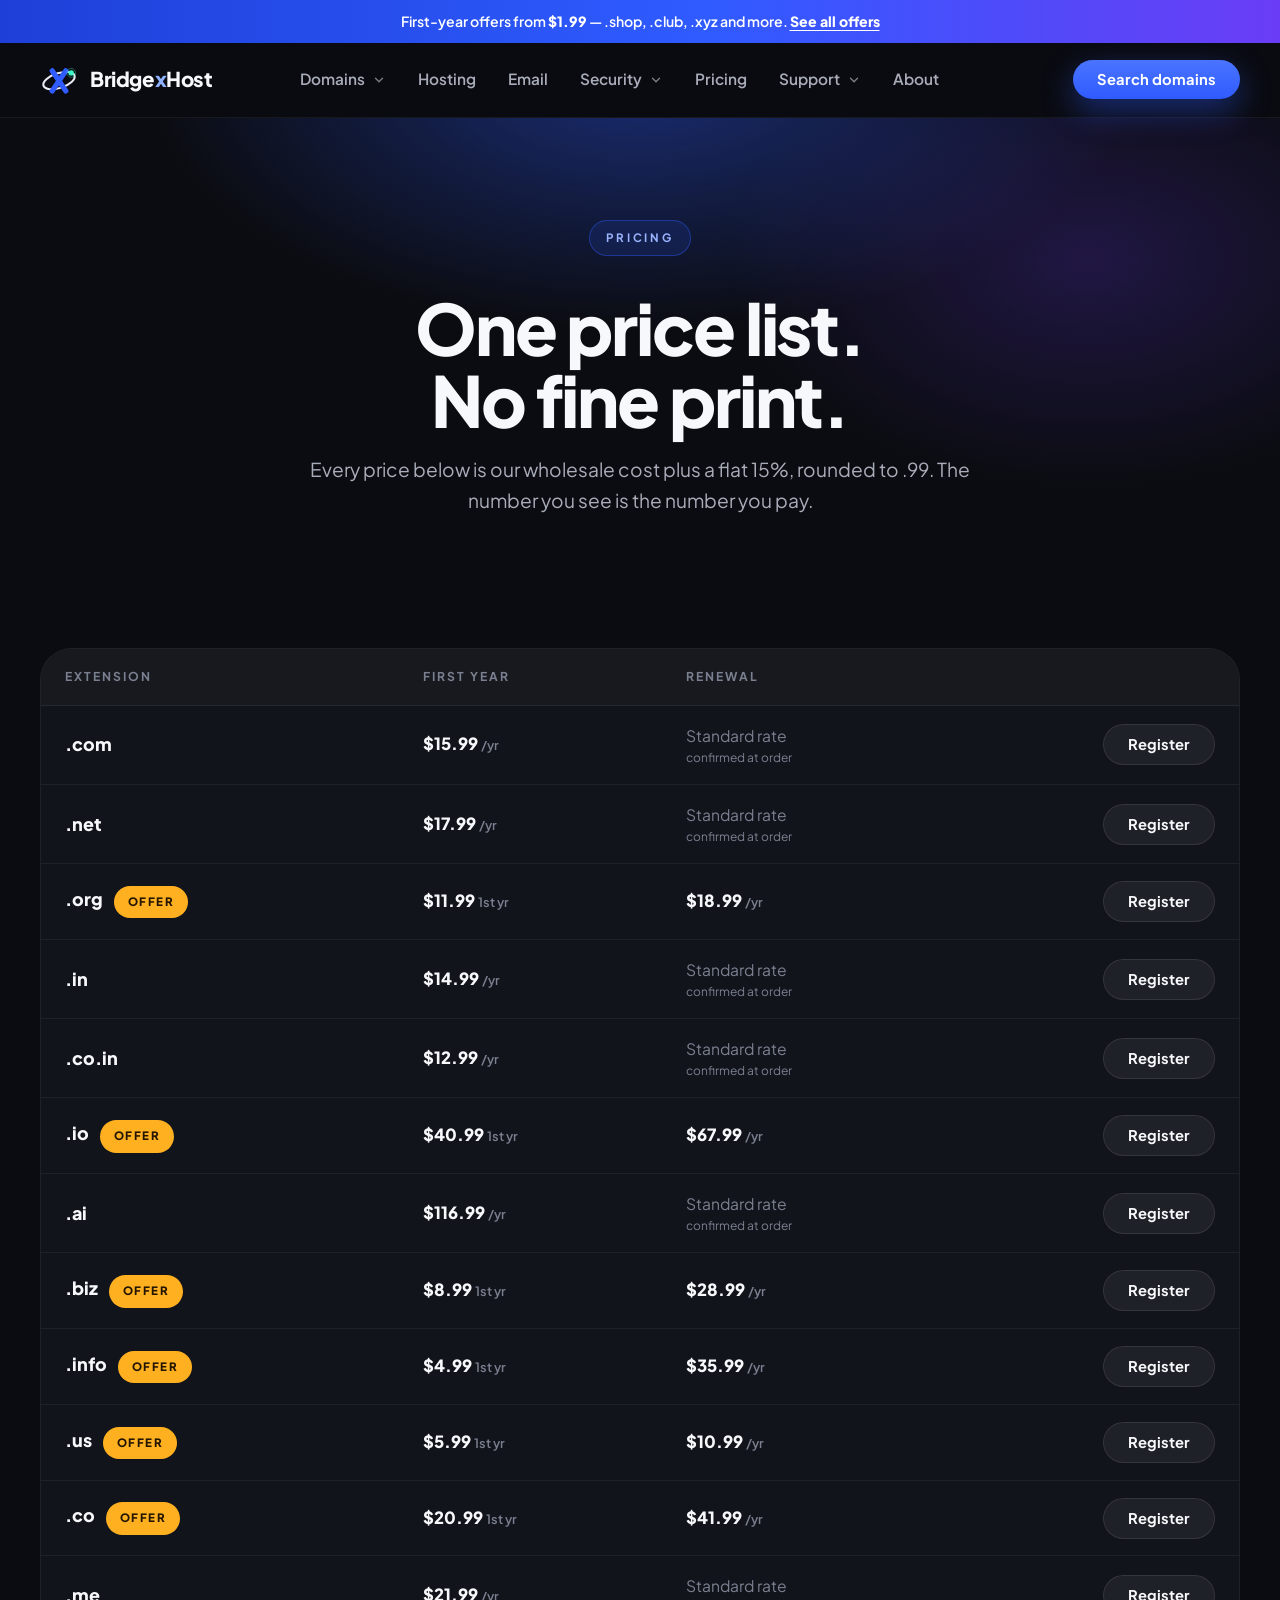
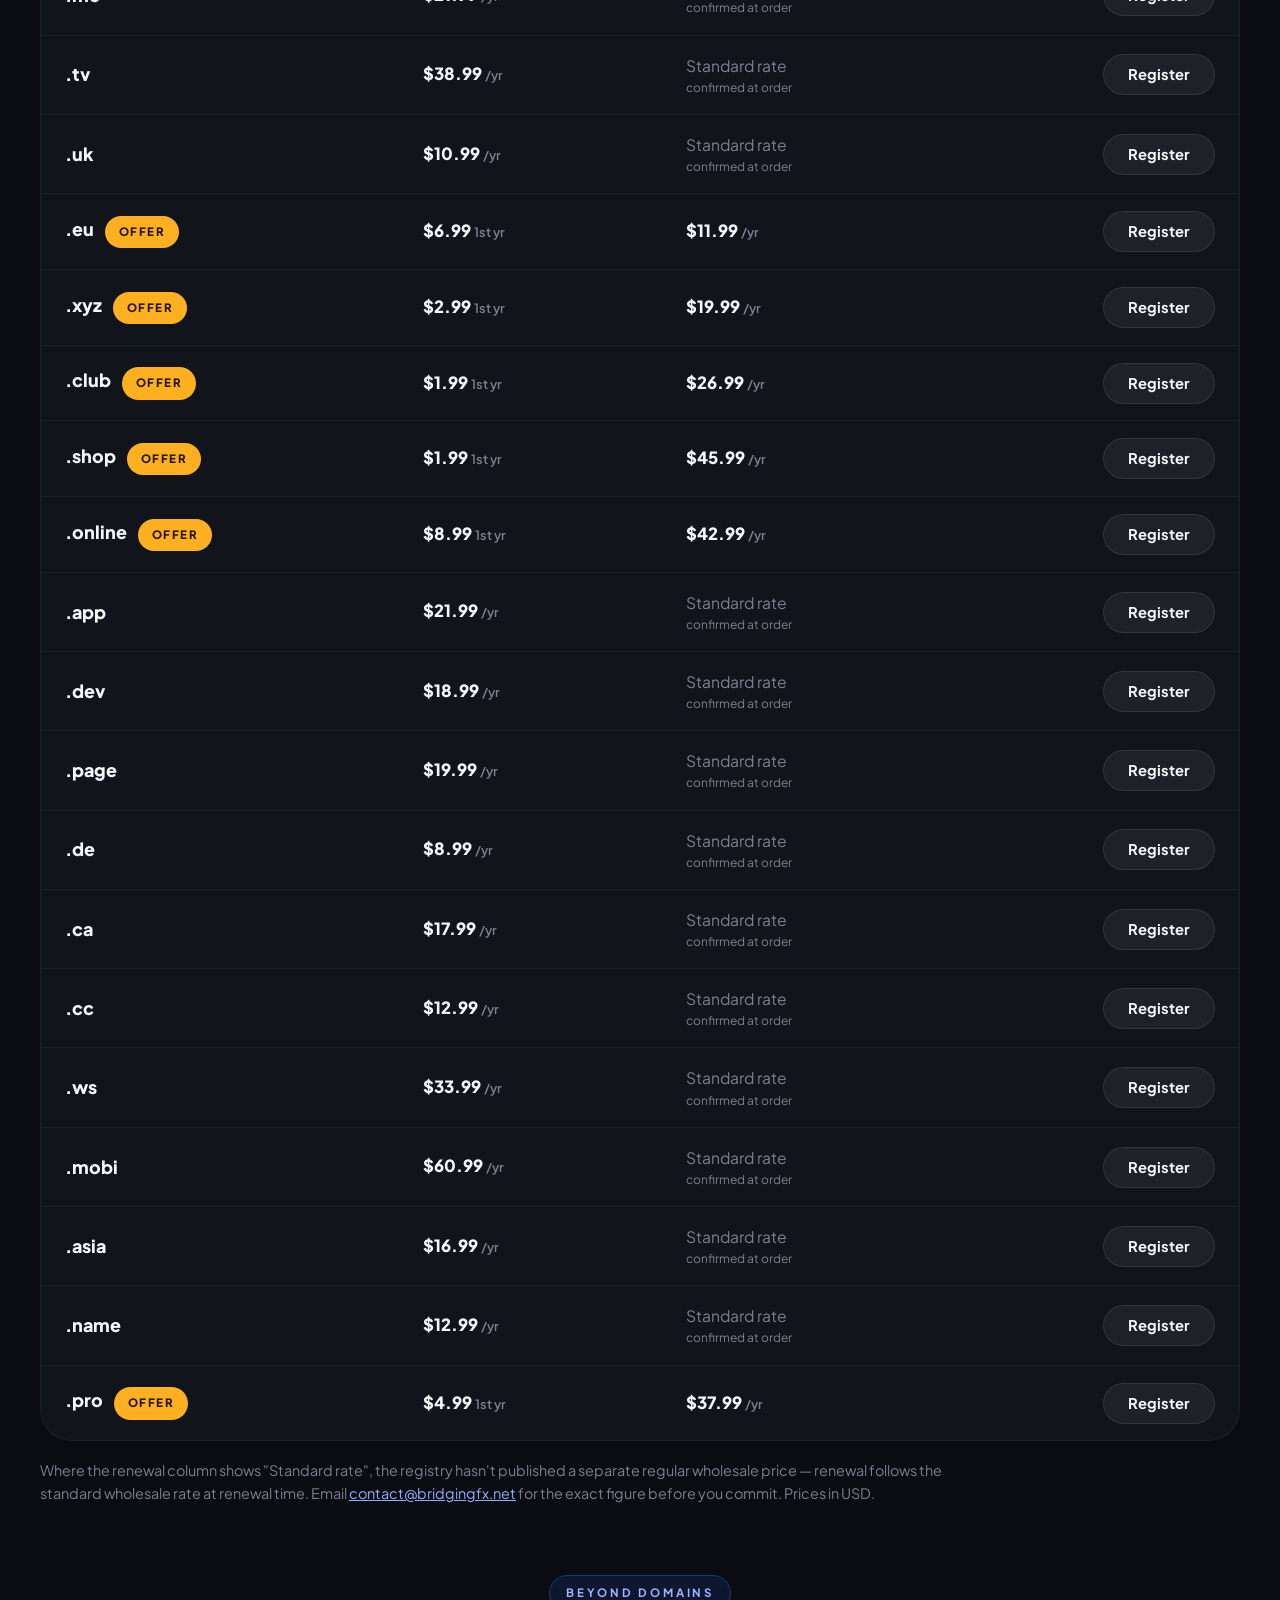
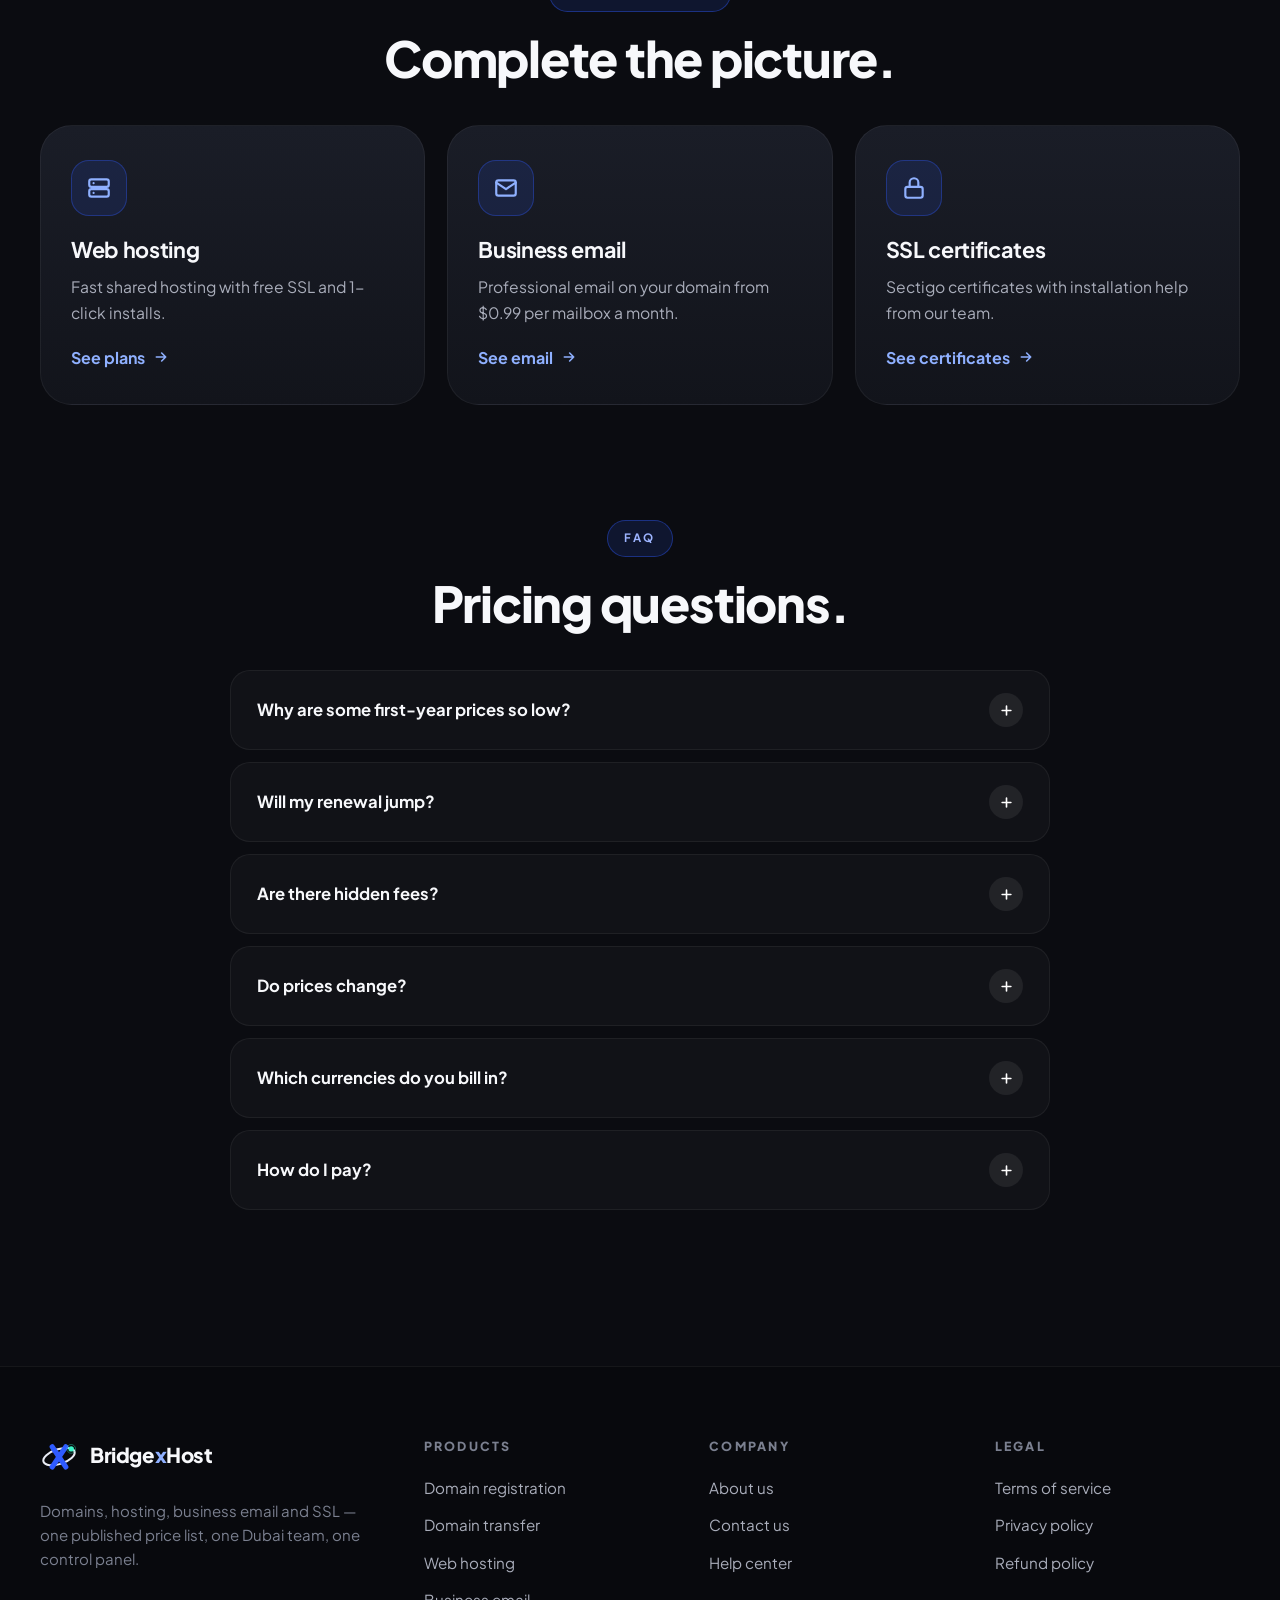
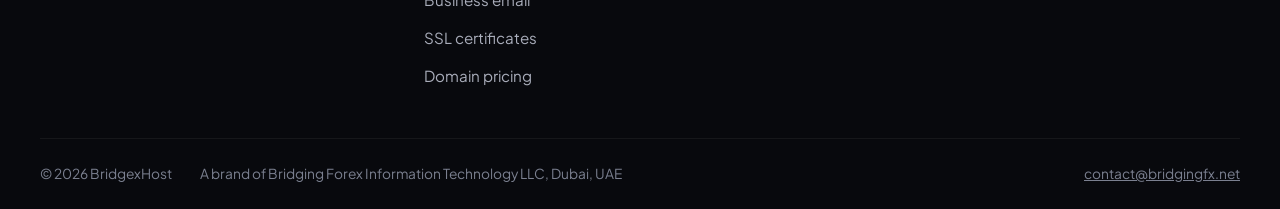
<file: pricing.html>
<!DOCTYPE html>
<html lang="en">
<head>
<meta charset="UTF-8">
<meta name="viewport" content="width=device-width, initial-scale=1.0">
<title>Domain Pricing — All 30 Extensions, No Fine Print | BridgexHost</title>
<meta name="description" content="Every BridgexHost domain price, published: .com $15.99, .ai $116.99, .shop $1.99 first year and 27 more. Wholesale + 15%, rounded to .99.">
<link rel="canonical" href="https://dawoodshah2232-svg.github.io/bridgexhost/pricing.html">
<meta property="og:type" content="website">
<meta property="og:site_name" content="BridgexHost">
<meta property="og:title" content="Domain Pricing — All 30 Extensions, No Fine Print | BridgexHost">
<meta property="og:description" content="Every BridgexHost domain price, published: .com $15.99, .ai $116.99, .shop $1.99 first year and 27 more.">
<meta property="og:url" content="https://dawoodshah2232-svg.github.io/bridgexhost/pricing.html">
<meta name="twitter:card" content="summary_large_image">
<link rel="icon" type="image/svg+xml" href="favicon.svg">
<link rel="preconnect" href="https://fonts.googleapis.com">
<link rel="preconnect" href="https://fonts.gstatic.com" crossorigin>
<link href="https://fonts.googleapis.com/css2?family=Plus+Jakarta+Sans:wght@400;500;600;700;800&display=swap" rel="stylesheet">
<link rel="stylesheet" href="assets/css/style.css">
</head>
<body>

<div class="promo">First-year offers from <strong>$1.99</strong> — .shop, .club, .xyz and more. <a href="pricing.html">See all offers</a></div>

<header class="site-head">
  <div class="container head-in">
    <a class="brand" href="index.html" aria-label="BridgexHost home">
      <img src="assets/img/logo.svg" alt="BridgexHost logo" width="38" height="38">
      <span class="brand-name">Bridge<em>x</em>Host</span>
    </a>
    <nav class="nav" aria-label="Main navigation">
      <div class="nav-item">
        <button class="nav-link" aria-expanded="false" aria-haspopup="true">Domains <svg class="car" viewBox="0 0 24 24" fill="none" stroke="currentColor" stroke-width="2.4" stroke-linecap="round" stroke-linejoin="round"><path d="M6 9l6 6 6-6"/></svg></button>
        <div class="drop">
          <a href="domains.html"><span class="di"><svg viewBox="0 0 24 24" fill="none" stroke="#8fb0ff" stroke-width="2" stroke-linecap="round"><circle cx="12" cy="12" r="9"/><path d="M3 12h18M12 3c2.5 2.6 3.9 5.7 3.9 9s-1.4 6.4-3.9 9c-2.5-2.6-3.9-5.7-3.9-9S9.5 5.6 12 3z"/></svg></span><span><b>Register a domain</b><small>Search 500+ extensions</small></span></a>
          <a href="transfers.html"><span class="di"><svg viewBox="0 0 24 24" fill="none" stroke="#8fb0ff" stroke-width="2" stroke-linecap="round" stroke-linejoin="round"><path d="M7 16V4M7 4L3 8M7 4l4 4M17 8v12m0 0l4-4m-4 4l-4-4"/></svg></span><span><b>Transfer your domain</b><small>Keep your remaining time</small></span></a>
          <a href="pricing.html"><span class="di"><svg viewBox="0 0 24 24" fill="none" stroke="#8fb0ff" stroke-width="2" stroke-linecap="round" stroke-linejoin="round"><path d="M20.59 13.41L11 3H4v7l9.59 9.59a2 2 0 002.82 0l4.18-4.18a2 2 0 000-2.82z"/><circle cx="7.5" cy="7.5" r="1.5"/></svg></span><span><b>Domain pricing</b><small>One list, no fine print</small></span></a>
        </div>
      </div>
      <div class="nav-item"><a class="nav-link" href="hosting.html">Hosting</a></div>
      <div class="nav-item"><a class="nav-link" href="email.html">Email</a></div>
      <div class="nav-item">
        <button class="nav-link" aria-expanded="false" aria-haspopup="true">Security <svg class="car" viewBox="0 0 24 24" fill="none" stroke="currentColor" stroke-width="2.4" stroke-linecap="round" stroke-linejoin="round"><path d="M6 9l6 6 6-6"/></svg></button>
        <div class="drop">
          <a href="ssl.html"><span class="di"><svg viewBox="0 0 24 24" fill="none" stroke="#8fb0ff" stroke-width="2" stroke-linecap="round" stroke-linejoin="round"><rect x="4" y="11" width="16" height="10" rx="2"/><path d="M8 11V7a4 4 0 018 0v4"/></svg></span><span><b>SSL certificates</b><small>The padlock visitors trust</small></span></a>
        </div>
      </div>
      <div class="nav-item"><a class="nav-link" href="pricing.html">Pricing</a></div>
      <div class="nav-item">
        <button class="nav-link" aria-expanded="false" aria-haspopup="true">Support <svg class="car" viewBox="0 0 24 24" fill="none" stroke="currentColor" stroke-width="2.4" stroke-linecap="round" stroke-linejoin="round"><path d="M6 9l6 6 6-6"/></svg></button>
        <div class="drop">
          <a href="faq.html"><span class="di"><svg viewBox="0 0 24 24" fill="none" stroke="#8fb0ff" stroke-width="2" stroke-linecap="round" stroke-linejoin="round"><circle cx="12" cy="12" r="9"/><path d="M9.5 9a2.5 2.5 0 015 .2c0 1.7-2.5 2-2.5 3.6M12 17h.01"/></svg></span><span><b>Help center</b><small>Answers before you ask</small></span></a>
          <a href="contact.html"><span class="di"><svg viewBox="0 0 24 24" fill="none" stroke="#8fb0ff" stroke-width="2" stroke-linecap="round" stroke-linejoin="round"><path d="M21 11.5a8.5 8.5 0 01-8.5 8.5c-1.5 0-3-.4-4.2-1L3 20l1.1-5.3A8.5 8.5 0 1121 11.5z"/></svg></span><span><b>Contact us</b><small>Humans in Dubai</small></span></a>
        </div>
      </div>
      <div class="nav-item"><a class="nav-link" href="about.html">About</a></div>
    </nav>
    <div class="head-cta">
      <a class="btn btn-blue btn-sm" href="domains.html">Search domains</a>
      <button class="burger" aria-label="Open menu"><span></span><span></span><span></span></button>
    </div>
  </div>
</header>

<div class="mmenu">
  <a class="mlink" href="domains.html">Domains <small>register · transfer · pricing</small></a>
  <a class="mlink" href="hosting.html">Hosting <small>web hosting</small></a>
  <a class="mlink" href="email.html">Email <small>business email</small></a>
  <a class="mlink" href="ssl.html">Security <small>SSL certificates</small></a>
  <a class="mlink" href="pricing.html">Pricing <small>one list</small></a>
  <a class="mlink" href="faq.html">Help center <small>answers</small></a>
  <a class="mlink" href="about.html">About <small>our story</small></a>
  <a class="mlink" href="contact.html">Contact <small>talk to us</small></a>
  <a class="btn btn-blue" href="domains.html">Search domains</a>
</div>

<main>
<section class="phero">
  <div class="container">
    <span class="eyebrow blue rv">Pricing</span>
    <h1 class="display rv rv-d1">One price list.<br>No fine print.</h1>
    <p class="lede rv rv-d2">Every price below is our wholesale cost plus a flat 15%, rounded to .99. The number you see is the number you pay.</p>
  </div>
</section>

<section class="section" style="padding-top:20px">
  <div class="container">
    <div class="ptable-wrap rv" data-ptable>
      <table class="ptable">
        <thead><tr><th>Extension</th><th>First year</th><th>Renewal</th><th></th></tr></thead>
        <tbody><tr><td colspan="4" style="text-align:center;color:var(--dim);padding:40px">Loading prices…</td></tr></tbody>
      </table>
    </div>
    <p class="rv" style="color:var(--dim);font-size:.9rem;margin-top:18px;max-width:60rem">Where the renewal column shows "Standard rate", the registry hasn't published a separate regular wholesale price — renewal follows the standard wholesale rate at renewal time. Email <a href="mailto:contact@bridgingfx.net" style="color:#8fb0ff">contact@bridgingfx.net</a> for the exact figure before you commit. Prices in USD.</p>

    <div class="center rv" style="margin:70px 0 40px">
      <span class="eyebrow blue">Beyond domains</span>
      <h2 class="h2">Complete the picture.</h2>
    </div>
    <div class="grid g3">
      <div class="card rv">
        <div class="ic"><svg viewBox="0 0 24 24" fill="none" stroke="#8fb0ff" stroke-width="2" stroke-linecap="round"><rect x="3" y="4" width="18" height="7" rx="2"/><rect x="3" y="13" width="18" height="7" rx="2"/><path d="M7 7.5h.01M7 16.5h.01"/></svg></div>
        <h3 class="h3">Web hosting</h3><p>Fast shared hosting with free SSL and 1-click installs.</p>
        <a class="go" href="hosting.html">See plans <svg viewBox="0 0 24 24" fill="none" stroke="currentColor" stroke-width="2.4" stroke-linecap="round" stroke-linejoin="round"><path d="M5 12h14M13 6l6 6-6 6"/></svg></a>
      </div>
      <div class="card rv rv-d1">
        <div class="ic"><svg viewBox="0 0 24 24" fill="none" stroke="#8fb0ff" stroke-width="2" stroke-linecap="round" stroke-linejoin="round"><rect x="3" y="5" width="18" height="14" rx="2"/><path d="M3 7l9 6 9-6"/></svg></div>
        <h3 class="h3">Business email</h3><p>Professional email on your domain from $0.99 per mailbox a month.</p>
        <a class="go" href="email.html">See email <svg viewBox="0 0 24 24" fill="none" stroke="currentColor" stroke-width="2.4" stroke-linecap="round" stroke-linejoin="round"><path d="M5 12h14M13 6l6 6-6 6"/></svg></a>
      </div>
      <div class="card rv rv-d2">
        <div class="ic"><svg viewBox="0 0 24 24" fill="none" stroke="#8fb0ff" stroke-width="2" stroke-linecap="round" stroke-linejoin="round"><rect x="4" y="11" width="16" height="10" rx="2"/><path d="M8 11V7a4 4 0 018 0v4"/></svg></div>
        <h3 class="h3">SSL certificates</h3><p>Sectigo certificates with installation help from our team.</p>
        <a class="go" href="ssl.html">See certificates <svg viewBox="0 0 24 24" fill="none" stroke="currentColor" stroke-width="2.4" stroke-linecap="round" stroke-linejoin="round"><path d="M5 12h14M13 6l6 6-6 6"/></svg></a>
      </div>
    </div>
  </div>
</section>

<section class="section" style="padding-top:0">
  <div class="container">
    <div class="center rv">
      <span class="eyebrow blue">FAQ</span>
      <h2 class="h2">Pricing questions.</h2>
    </div>
    <div class="faq">
      <div class="qa rv"><button class="q">Why are some first-year prices so low?<span class="x"><svg viewBox="0 0 24 24" fill="none" stroke="#fff" stroke-width="2.6" stroke-linecap="round"><path d="M12 5v14M5 12h14"/></svg></span></button><div class="a"><p>Registries run first-year offers on certain extensions. We pass the wholesale offer through with our flat 15% — and we show the renewal figure right next to it.</p></div></div>
      <div class="qa rv"><button class="q">Will my renewal jump?<span class="x"><svg viewBox="0 0 24 24" fill="none" stroke="#fff" stroke-width="2.6" stroke-linecap="round"><path d="M12 5v14M5 12h14"/></svg></span></button><div class="a"><p>You'll always see the renewal figure next to the first-year price before you buy. No ambush.</p></div></div>
      <div class="qa rv"><button class="q">Are there hidden fees?<span class="x"><svg viewBox="0 0 24 24" fill="none" stroke="#fff" stroke-width="2.6" stroke-linecap="round"><path d="M12 5v14M5 12h14"/></svg></span></button><div class="a"><p>No. The price shown is the price.</p></div></div>
      <div class="qa rv"><button class="q">Do prices change?<span class="x"><svg viewBox="0 0 24 24" fill="none" stroke="#fff" stroke-width="2.6" stroke-linecap="round"><path d="M12 5v14M5 12h14"/></svg></span></button><div class="a"><p>Wholesale costs move occasionally; when they do, the published list moves with them — never silently at checkout.</p></div></div>
      <div class="qa rv"><button class="q">Which currencies do you bill in?<span class="x"><svg viewBox="0 0 24 24" fill="none" stroke="#fff" stroke-width="2.6" stroke-linecap="round"><path d="M12 5v14M5 12h14"/></svg></span></button><div class="a"><p>USD.</p></div></div>
      <div class="qa rv"><button class="q">How do I pay?<span class="x"><svg viewBox="0 0 24 24" fill="none" stroke="#fff" stroke-width="2.6" stroke-linecap="round"><path d="M12 5v14M5 12h14"/></svg></span></button><div class="a"><p>Email your order to <a href="mailto:contact@bridgingfx.net">contact@bridgingfx.net</a> and we'll arrange payment and processing.</p></div></div>
    </div>
  </div>
</section>
</main>

<footer>
  <div class="container">
    <div class="foot-grid">
      <div class="foot-brand">
        <a class="brand" href="index.html" aria-label="BridgexHost home">
          <img src="assets/img/logo.svg" alt="BridgexHost logo" width="38" height="38">
          <span class="brand-name">Bridge<em>x</em>Host</span>
        </a>
        <p>Domains, hosting, business email and SSL — one published price list, one Dubai team, one control panel.</p>
</div>
      <div class="foot-col">
        <h4>Products</h4>
        <ul>
          <li><a href="domains.html">Domain registration</a></li>
          <li><a href="transfers.html">Domain transfer</a></li>
          <li><a href="hosting.html">Web hosting</a></li>
          <li><a href="email.html">Business email</a></li>
          <li><a href="ssl.html">SSL certificates</a></li>
          <li><a href="pricing.html">Domain pricing</a></li>
        </ul>
      </div>
      <div class="foot-col">
        <h4>Company</h4>
        <ul>
          <li><a href="about.html">About us</a></li>
          <li><a href="contact.html">Contact us</a></li>
          <li><a href="faq.html">Help center</a></li>
        </ul>
      </div>
      <div class="foot-col">
        <h4>Legal</h4>
        <ul>
          <li><a href="terms.html">Terms of service</a></li>
          <li><a href="privacy.html">Privacy policy</a></li>
          <li><a href="refunds.html">Refund policy</a></li>
        </ul>
      </div>
    </div>
    <div class="foot-bar">
      <span>© <span data-year>2026</span> BridgexHost</span>
      <span>A brand of Bridging Forex Information Technology LLC, Dubai, UAE</span>
      <span class="sp"></span>
      <a href="mailto:contact@bridgingfx.net">contact@bridgingfx.net</a>
    </div>
  </div>
</footer>

<script type="application/ld+json">
{"@context":"https://schema.org","@type":"FAQPage","mainEntity":[
{"@type":"Question","name":"Will my renewal jump?","acceptedAnswer":{"@type":"Answer","text":"You'll always see the renewal figure next to the first-year price before you buy. No ambush."}},
{"@type":"Question","name":"Are there hidden fees?","acceptedAnswer":{"@type":"Answer","text":"No. The price shown is the price."}},
{"@type":"Question","name":"How do I pay?","acceptedAnswer":{"@type":"Answer","text":"Email your order to contact@bridgingfx.net and we'll arrange payment and processing."}}
]}
</script>
<script src="assets/js/pricing-data.js"></script>
<script src="assets/js/main.js"></script>
</body>
</html>
</file>
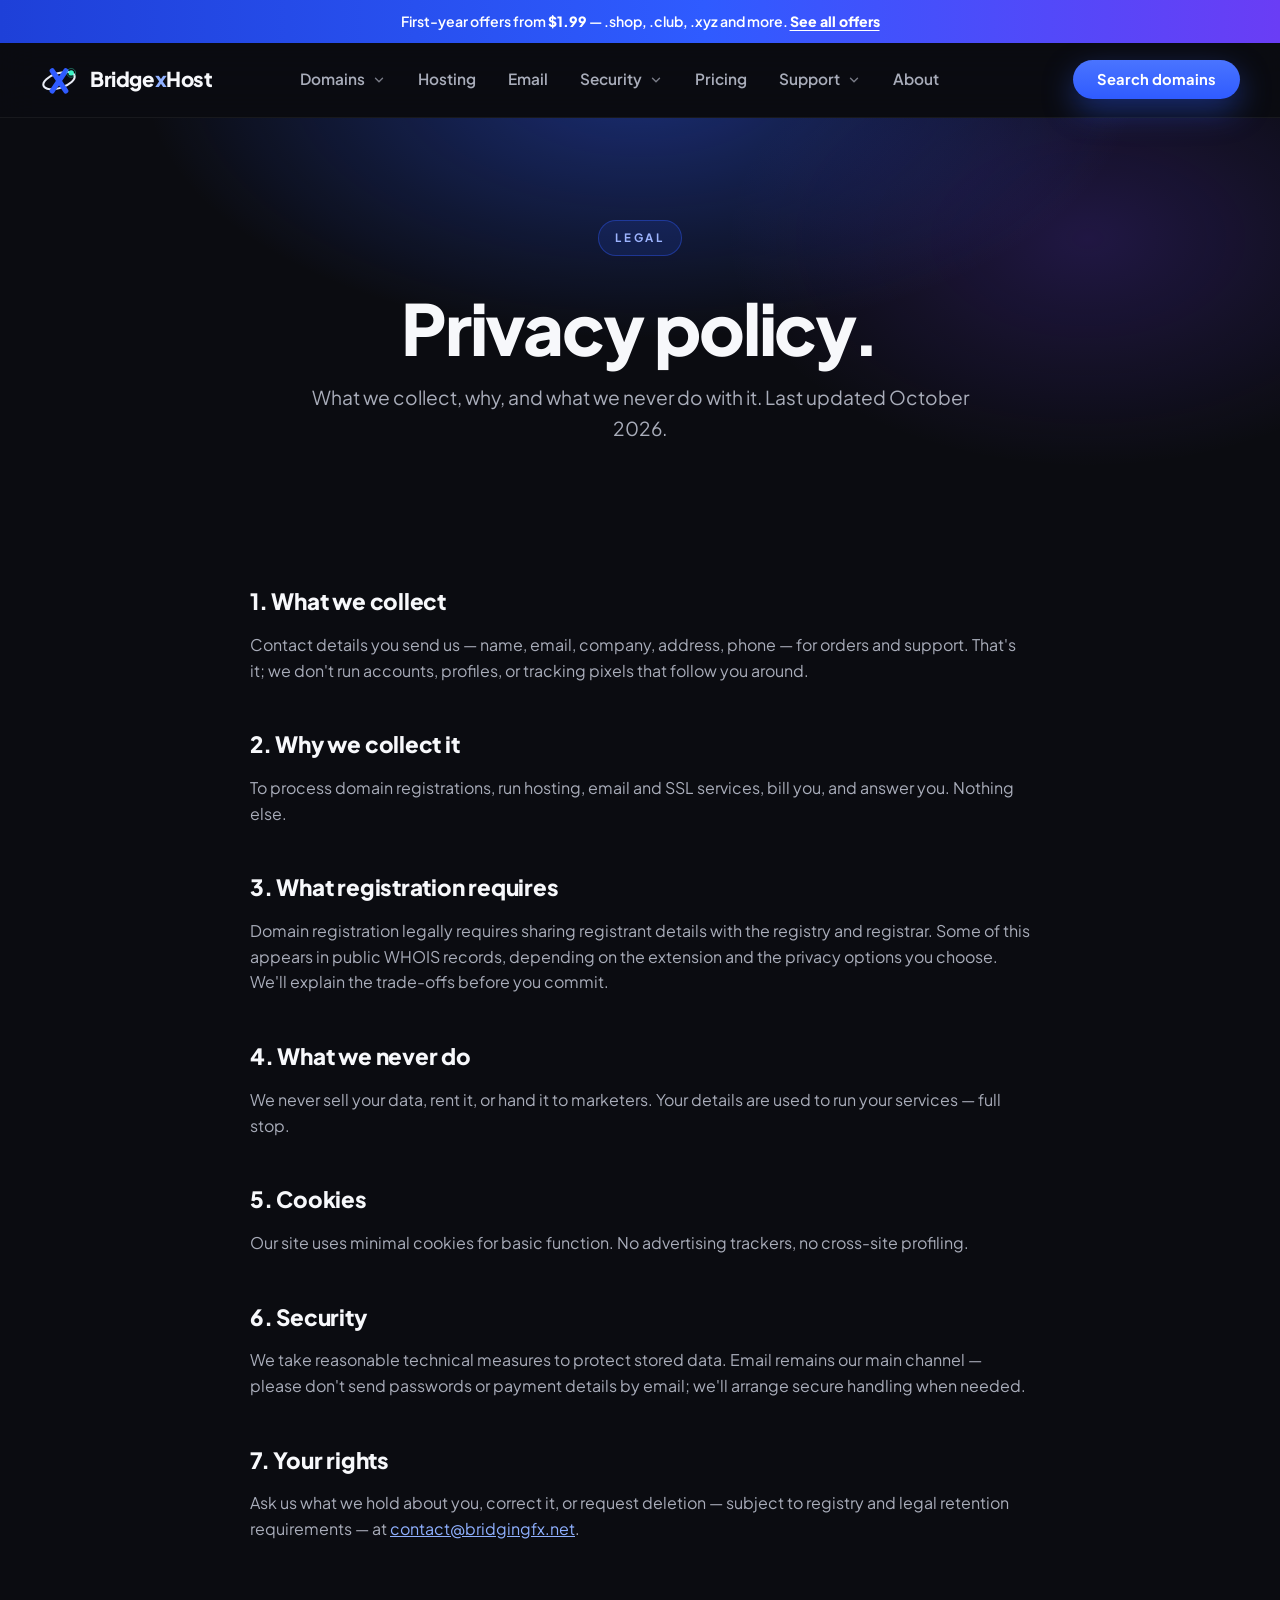
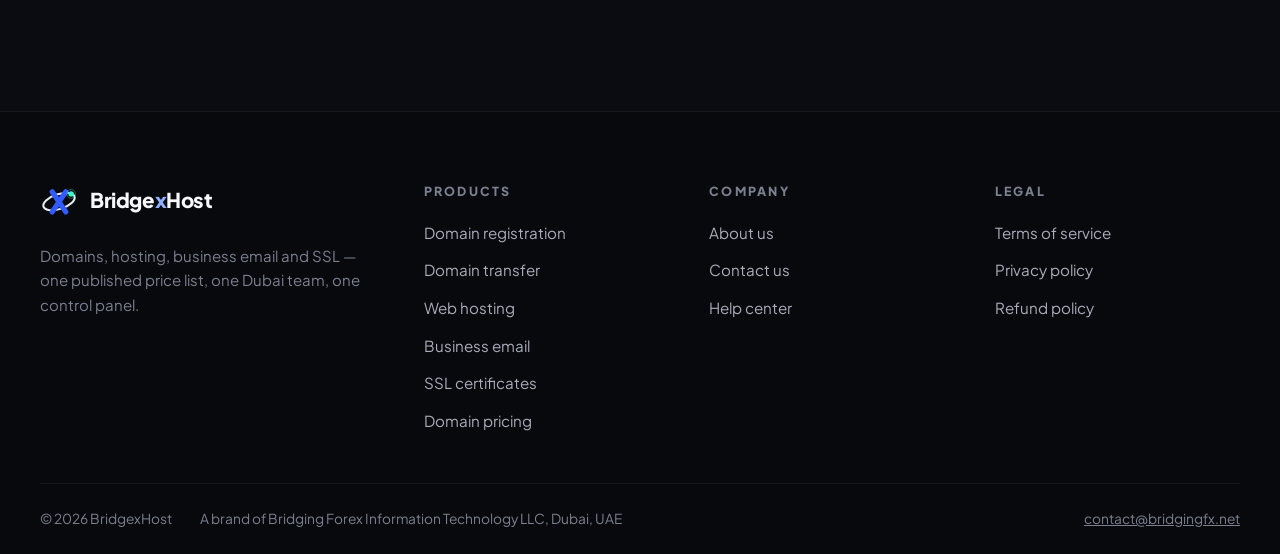
<file: privacy.html>
<!DOCTYPE html>
<html lang="en">
<head>
<meta charset="UTF-8">
<meta name="viewport" content="width=device-width, initial-scale=1.0">
<title>Privacy Policy | BridgexHost</title>
<meta name="description" content="How BridgexHost collects, uses and protects your data — and what domain registration requires us to share with registries.">
<link rel="canonical" href="https://dawoodshah2232-svg.github.io/bridgexhost/privacy.html">
<meta property="og:type" content="website">
<meta property="og:site_name" content="BridgexHost">
<meta property="og:title" content="Privacy Policy | BridgexHost">
<meta property="og:url" content="https://dawoodshah2232-svg.github.io/bridgexhost/privacy.html">
<link rel="icon" type="image/svg+xml" href="favicon.svg">
<link rel="preconnect" href="https://fonts.googleapis.com">
<link rel="preconnect" href="https://fonts.gstatic.com" crossorigin>
<link href="https://fonts.googleapis.com/css2?family=Plus+Jakarta+Sans:wght@400;500;600;700;800&display=swap" rel="stylesheet">
<link rel="stylesheet" href="assets/css/style.css">
</head>
<body>

<div class="promo">First-year offers from <strong>$1.99</strong> — .shop, .club, .xyz and more. <a href="pricing.html">See all offers</a></div>

<header class="site-head">
  <div class="container head-in">
    <a class="brand" href="index.html" aria-label="BridgexHost home">
      <img src="assets/img/logo.svg" alt="BridgexHost logo" width="38" height="38">
      <span class="brand-name">Bridge<em>x</em>Host</span>
    </a>
    <nav class="nav" aria-label="Main navigation">
      <div class="nav-item">
        <button class="nav-link" aria-expanded="false" aria-haspopup="true">Domains <svg class="car" viewBox="0 0 24 24" fill="none" stroke="currentColor" stroke-width="2.4" stroke-linecap="round" stroke-linejoin="round"><path d="M6 9l6 6 6-6"/></svg></button>
        <div class="drop">
          <a href="domains.html"><span class="di"><svg viewBox="0 0 24 24" fill="none" stroke="#8fb0ff" stroke-width="2" stroke-linecap="round"><circle cx="12" cy="12" r="9"/><path d="M3 12h18M12 3c2.5 2.6 3.9 5.7 3.9 9s-1.4 6.4-3.9 9c-2.5-2.6-3.9-5.7-3.9-9S9.5 5.6 12 3z"/></svg></span><span><b>Register a domain</b><small>Search 500+ extensions</small></span></a>
          <a href="transfers.html"><span class="di"><svg viewBox="0 0 24 24" fill="none" stroke="#8fb0ff" stroke-width="2" stroke-linecap="round" stroke-linejoin="round"><path d="M7 16V4M7 4L3 8M7 4l4 4M17 8v12m0 0l4-4m-4 4l-4-4"/></svg></span><span><b>Transfer your domain</b><small>Keep your remaining time</small></span></a>
          <a href="pricing.html"><span class="di"><svg viewBox="0 0 24 24" fill="none" stroke="#8fb0ff" stroke-width="2" stroke-linecap="round" stroke-linejoin="round"><path d="M20.59 13.41L11 3H4v7l9.59 9.59a2 2 0 002.82 0l4.18-4.18a2 2 0 000-2.82z"/><circle cx="7.5" cy="7.5" r="1.5"/></svg></span><span><b>Domain pricing</b><small>One list, no fine print</small></span></a>
        </div>
      </div>
      <div class="nav-item"><a class="nav-link" href="hosting.html">Hosting</a></div>
      <div class="nav-item"><a class="nav-link" href="email.html">Email</a></div>
      <div class="nav-item">
        <button class="nav-link" aria-expanded="false" aria-haspopup="true">Security <svg class="car" viewBox="0 0 24 24" fill="none" stroke="currentColor" stroke-width="2.4" stroke-linecap="round" stroke-linejoin="round"><path d="M6 9l6 6 6-6"/></svg></button>
        <div class="drop">
          <a href="ssl.html"><span class="di"><svg viewBox="0 0 24 24" fill="none" stroke="#8fb0ff" stroke-width="2" stroke-linecap="round" stroke-linejoin="round"><rect x="4" y="11" width="16" height="10" rx="2"/><path d="M8 11V7a4 4 0 018 0v4"/></svg></span><span><b>SSL certificates</b><small>The padlock visitors trust</small></span></a>
        </div>
      </div>
      <div class="nav-item"><a class="nav-link" href="pricing.html">Pricing</a></div>
      <div class="nav-item">
        <button class="nav-link" aria-expanded="false" aria-haspopup="true">Support <svg class="car" viewBox="0 0 24 24" fill="none" stroke="currentColor" stroke-width="2.4" stroke-linecap="round" stroke-linejoin="round"><path d="M6 9l6 6 6-6"/></svg></button>
        <div class="drop">
          <a href="faq.html"><span class="di"><svg viewBox="0 0 24 24" fill="none" stroke="#8fb0ff" stroke-width="2" stroke-linecap="round" stroke-linejoin="round"><circle cx="12" cy="12" r="9"/><path d="M9.5 9a2.5 2.5 0 015 .2c0 1.7-2.5 2-2.5 3.6M12 17h.01"/></svg></span><span><b>Help center</b><small>Answers before you ask</small></span></a>
          <a href="contact.html"><span class="di"><svg viewBox="0 0 24 24" fill="none" stroke="#8fb0ff" stroke-width="2" stroke-linecap="round" stroke-linejoin="round"><path d="M21 11.5a8.5 8.5 0 01-8.5 8.5c-1.5 0-3-.4-4.2-1L3 20l1.1-5.3A8.5 8.5 0 1121 11.5z"/></svg></span><span><b>Contact us</b><small>Humans in Dubai</small></span></a>
        </div>
      </div>
      <div class="nav-item"><a class="nav-link" href="about.html">About</a></div>
    </nav>
    <div class="head-cta">
      <a class="btn btn-blue btn-sm" href="domains.html">Search domains</a>
      <button class="burger" aria-label="Open menu"><span></span><span></span><span></span></button>
    </div>
  </div>
</header>

<div class="mmenu">
  <a class="mlink" href="domains.html">Domains <small>register · transfer · pricing</small></a>
  <a class="mlink" href="hosting.html">Hosting <small>web hosting</small></a>
  <a class="mlink" href="email.html">Email <small>business email</small></a>
  <a class="mlink" href="ssl.html">Security <small>SSL certificates</small></a>
  <a class="mlink" href="pricing.html">Pricing <small>one list</small></a>
  <a class="mlink" href="faq.html">Help center <small>answers</small></a>
  <a class="mlink" href="about.html">About <small>our story</small></a>
  <a class="mlink" href="contact.html">Contact <small>talk to us</small></a>
  <a class="btn btn-blue" href="domains.html">Search domains</a>
</div>

<main>
<section class="phero">
  <div class="container">
    <span class="eyebrow blue rv">Legal</span>
    <h1 class="display rv rv-d1">Privacy policy.</h1>
    <p class="lede rv rv-d2">What we collect, why, and what we never do with it. Last updated October 2026.</p>
  </div>
</section>

<section class="section" style="padding-top:20px">
  <div class="container">
    <div class="doc rv">
      <h2>1. What we collect</h2>
      <p>Contact details you send us — name, email, company, address, phone — for orders and support. That's it; we don't run accounts, profiles, or tracking pixels that follow you around.</p>
      <h2>2. Why we collect it</h2>
      <p>To process domain registrations, run hosting, email and SSL services, bill you, and answer you. Nothing else.</p>
      <h2>3. What registration requires</h2>
      <p>Domain registration legally requires sharing registrant details with the registry and registrar. Some of this appears in public WHOIS records, depending on the extension and the privacy options you choose. We'll explain the trade-offs before you commit.</p>
      <h2>4. What we never do</h2>
      <p>We never sell your data, rent it, or hand it to marketers. Your details are used to run your services — full stop.</p>
      <h2>5. Cookies</h2>
      <p>Our site uses minimal cookies for basic function. No advertising trackers, no cross-site profiling.</p>
      <h2>6. Security</h2>
      <p>We take reasonable technical measures to protect stored data. Email remains our main channel — please don't send passwords or payment details by email; we'll arrange secure handling when needed.</p>
      <h2>7. Your rights</h2>
      <p>Ask us what we hold about you, correct it, or request deletion — subject to registry and legal retention requirements — at <a href="mailto:contact@bridgingfx.net" style="color:#8fb0ff">contact@bridgingfx.net</a>.</p>
    </div>
  </div>
</section>
</main>

<footer>
  <div class="container">
    <div class="foot-grid">
      <div class="foot-brand">
        <a class="brand" href="index.html" aria-label="BridgexHost home">
          <img src="assets/img/logo.svg" alt="BridgexHost logo" width="38" height="38">
          <span class="brand-name">Bridge<em>x</em>Host</span>
        </a>
        <p>Domains, hosting, business email and SSL — one published price list, one Dubai team, one control panel.</p>
</div>
      <div class="foot-col">
        <h4>Products</h4>
        <ul>
          <li><a href="domains.html">Domain registration</a></li>
          <li><a href="transfers.html">Domain transfer</a></li>
          <li><a href="hosting.html">Web hosting</a></li>
          <li><a href="email.html">Business email</a></li>
          <li><a href="ssl.html">SSL certificates</a></li>
          <li><a href="pricing.html">Domain pricing</a></li>
        </ul>
      </div>
      <div class="foot-col">
        <h4>Company</h4>
        <ul>
          <li><a href="about.html">About us</a></li>
          <li><a href="contact.html">Contact us</a></li>
          <li><a href="faq.html">Help center</a></li>
        </ul>
      </div>
      <div class="foot-col">
        <h4>Legal</h4>
        <ul>
          <li><a href="terms.html">Terms of service</a></li>
          <li><a href="privacy.html">Privacy policy</a></li>
          <li><a href="refunds.html">Refund policy</a></li>
        </ul>
      </div>
    </div>
    <div class="foot-bar">
      <span>© <span data-year>2026</span> BridgexHost</span>
      <span>A brand of Bridging Forex Information Technology LLC, Dubai, UAE</span>
      <span class="sp"></span>
      <a href="mailto:contact@bridgingfx.net">contact@bridgingfx.net</a>
    </div>
  </div>
</footer>

<script src="assets/js/pricing-data.js"></script>
<script src="assets/js/main.js"></script>
</body>
</html>
</file>
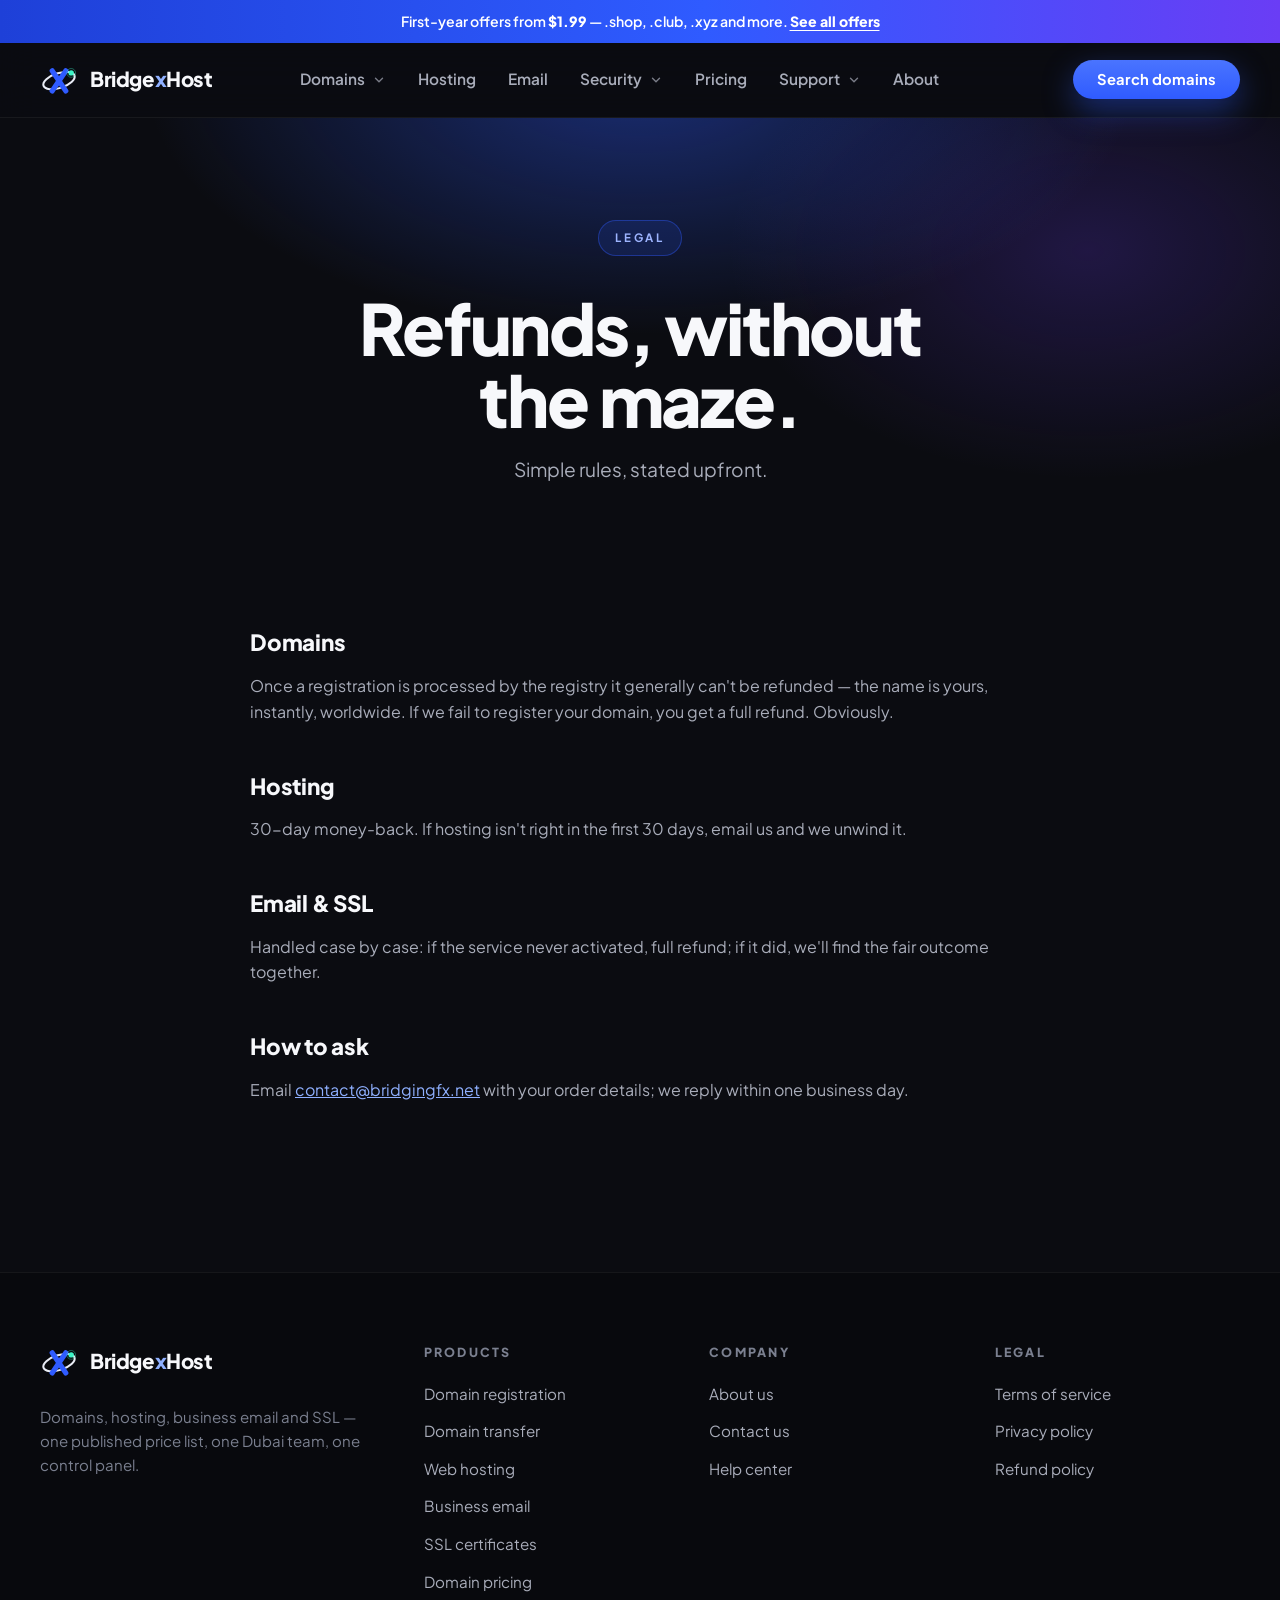
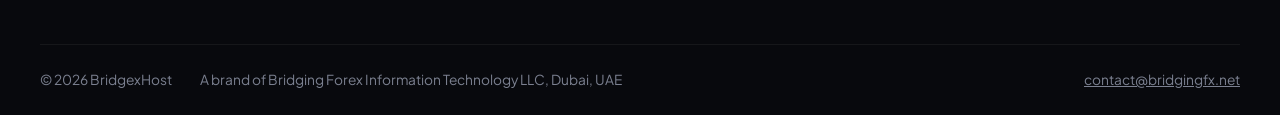
<file: refunds.html>
<!DOCTYPE html>
<html lang="en">
<head>
<meta charset="UTF-8">
<meta name="viewport" content="width=device-width, initial-scale=1.0">
<title>Refund Policy | BridgexHost</title>
<meta name="description" content="BridgexHost refunds: 30-day money-back on hosting, honest rules on domains, case-by-case on email and SSL.">
<link rel="canonical" href="https://dawoodshah2232-svg.github.io/bridgexhost/refunds.html">
<meta property="og:type" content="website">
<meta property="og:site_name" content="BridgexHost">
<meta property="og:title" content="Refund Policy | BridgexHost">
<meta property="og:url" content="https://dawoodshah2232-svg.github.io/bridgexhost/refunds.html">
<link rel="icon" type="image/svg+xml" href="favicon.svg">
<link rel="preconnect" href="https://fonts.googleapis.com">
<link rel="preconnect" href="https://fonts.gstatic.com" crossorigin>
<link href="https://fonts.googleapis.com/css2?family=Plus+Jakarta+Sans:wght@400;500;600;700;800&display=swap" rel="stylesheet">
<link rel="stylesheet" href="assets/css/style.css">
</head>
<body>

<div class="promo">First-year offers from <strong>$1.99</strong> — .shop, .club, .xyz and more. <a href="pricing.html">See all offers</a></div>

<header class="site-head">
  <div class="container head-in">
    <a class="brand" href="index.html" aria-label="BridgexHost home">
      <img src="assets/img/logo.svg" alt="BridgexHost logo" width="38" height="38">
      <span class="brand-name">Bridge<em>x</em>Host</span>
    </a>
    <nav class="nav" aria-label="Main navigation">
      <div class="nav-item">
        <button class="nav-link" aria-expanded="false" aria-haspopup="true">Domains <svg class="car" viewBox="0 0 24 24" fill="none" stroke="currentColor" stroke-width="2.4" stroke-linecap="round" stroke-linejoin="round"><path d="M6 9l6 6 6-6"/></svg></button>
        <div class="drop">
          <a href="domains.html"><span class="di"><svg viewBox="0 0 24 24" fill="none" stroke="#8fb0ff" stroke-width="2" stroke-linecap="round"><circle cx="12" cy="12" r="9"/><path d="M3 12h18M12 3c2.5 2.6 3.9 5.7 3.9 9s-1.4 6.4-3.9 9c-2.5-2.6-3.9-5.7-3.9-9S9.5 5.6 12 3z"/></svg></span><span><b>Register a domain</b><small>Search 500+ extensions</small></span></a>
          <a href="transfers.html"><span class="di"><svg viewBox="0 0 24 24" fill="none" stroke="#8fb0ff" stroke-width="2" stroke-linecap="round" stroke-linejoin="round"><path d="M7 16V4M7 4L3 8M7 4l4 4M17 8v12m0 0l4-4m-4 4l-4-4"/></svg></span><span><b>Transfer your domain</b><small>Keep your remaining time</small></span></a>
          <a href="pricing.html"><span class="di"><svg viewBox="0 0 24 24" fill="none" stroke="#8fb0ff" stroke-width="2" stroke-linecap="round" stroke-linejoin="round"><path d="M20.59 13.41L11 3H4v7l9.59 9.59a2 2 0 002.82 0l4.18-4.18a2 2 0 000-2.82z"/><circle cx="7.5" cy="7.5" r="1.5"/></svg></span><span><b>Domain pricing</b><small>One list, no fine print</small></span></a>
        </div>
      </div>
      <div class="nav-item"><a class="nav-link" href="hosting.html">Hosting</a></div>
      <div class="nav-item"><a class="nav-link" href="email.html">Email</a></div>
      <div class="nav-item">
        <button class="nav-link" aria-expanded="false" aria-haspopup="true">Security <svg class="car" viewBox="0 0 24 24" fill="none" stroke="currentColor" stroke-width="2.4" stroke-linecap="round" stroke-linejoin="round"><path d="M6 9l6 6 6-6"/></svg></button>
        <div class="drop">
          <a href="ssl.html"><span class="di"><svg viewBox="0 0 24 24" fill="none" stroke="#8fb0ff" stroke-width="2" stroke-linecap="round" stroke-linejoin="round"><rect x="4" y="11" width="16" height="10" rx="2"/><path d="M8 11V7a4 4 0 018 0v4"/></svg></span><span><b>SSL certificates</b><small>The padlock visitors trust</small></span></a>
        </div>
      </div>
      <div class="nav-item"><a class="nav-link" href="pricing.html">Pricing</a></div>
      <div class="nav-item">
        <button class="nav-link" aria-expanded="false" aria-haspopup="true">Support <svg class="car" viewBox="0 0 24 24" fill="none" stroke="currentColor" stroke-width="2.4" stroke-linecap="round" stroke-linejoin="round"><path d="M6 9l6 6 6-6"/></svg></button>
        <div class="drop">
          <a href="faq.html"><span class="di"><svg viewBox="0 0 24 24" fill="none" stroke="#8fb0ff" stroke-width="2" stroke-linecap="round" stroke-linejoin="round"><circle cx="12" cy="12" r="9"/><path d="M9.5 9a2.5 2.5 0 015 .2c0 1.7-2.5 2-2.5 3.6M12 17h.01"/></svg></span><span><b>Help center</b><small>Answers before you ask</small></span></a>
          <a href="contact.html"><span class="di"><svg viewBox="0 0 24 24" fill="none" stroke="#8fb0ff" stroke-width="2" stroke-linecap="round" stroke-linejoin="round"><path d="M21 11.5a8.5 8.5 0 01-8.5 8.5c-1.5 0-3-.4-4.2-1L3 20l1.1-5.3A8.5 8.5 0 1121 11.5z"/></svg></span><span><b>Contact us</b><small>Humans in Dubai</small></span></a>
        </div>
      </div>
      <div class="nav-item"><a class="nav-link" href="about.html">About</a></div>
    </nav>
    <div class="head-cta">
      <a class="btn btn-blue btn-sm" href="domains.html">Search domains</a>
      <button class="burger" aria-label="Open menu"><span></span><span></span><span></span></button>
    </div>
  </div>
</header>

<div class="mmenu">
  <a class="mlink" href="domains.html">Domains <small>register · transfer · pricing</small></a>
  <a class="mlink" href="hosting.html">Hosting <small>web hosting</small></a>
  <a class="mlink" href="email.html">Email <small>business email</small></a>
  <a class="mlink" href="ssl.html">Security <small>SSL certificates</small></a>
  <a class="mlink" href="pricing.html">Pricing <small>one list</small></a>
  <a class="mlink" href="faq.html">Help center <small>answers</small></a>
  <a class="mlink" href="about.html">About <small>our story</small></a>
  <a class="mlink" href="contact.html">Contact <small>talk to us</small></a>
  <a class="btn btn-blue" href="domains.html">Search domains</a>
</div>

<main>
<section class="phero">
  <div class="container">
    <span class="eyebrow blue rv">Legal</span>
    <h1 class="display rv rv-d1">Refunds, without<br>the maze.</h1>
    <p class="lede rv rv-d2">Simple rules, stated upfront.</p>
  </div>
</section>

<section class="section" style="padding-top:20px">
  <div class="container">
    <div class="doc rv">
      <h2>Domains</h2>
      <p>Once a registration is processed by the registry it generally can't be refunded — the name is yours, instantly, worldwide. If we fail to register your domain, you get a full refund. Obviously.</p>
      <h2>Hosting</h2>
      <p>30-day money-back. If hosting isn't right in the first 30 days, email us and we unwind it.</p>
      <h2>Email & SSL</h2>
      <p>Handled case by case: if the service never activated, full refund; if it did, we'll find the fair outcome together.</p>
      <h2>How to ask</h2>
      <p>Email <a href="mailto:contact@bridgingfx.net" style="color:#8fb0ff">contact@bridgingfx.net</a> with your order details; we reply within one business day.</p>
    </div>
  </div>
</section>
</main>

<footer>
  <div class="container">
    <div class="foot-grid">
      <div class="foot-brand">
        <a class="brand" href="index.html" aria-label="BridgexHost home">
          <img src="assets/img/logo.svg" alt="BridgexHost logo" width="38" height="38">
          <span class="brand-name">Bridge<em>x</em>Host</span>
        </a>
        <p>Domains, hosting, business email and SSL — one published price list, one Dubai team, one control panel.</p>
</div>
      <div class="foot-col">
        <h4>Products</h4>
        <ul>
          <li><a href="domains.html">Domain registration</a></li>
          <li><a href="transfers.html">Domain transfer</a></li>
          <li><a href="hosting.html">Web hosting</a></li>
          <li><a href="email.html">Business email</a></li>
          <li><a href="ssl.html">SSL certificates</a></li>
          <li><a href="pricing.html">Domain pricing</a></li>
        </ul>
      </div>
      <div class="foot-col">
        <h4>Company</h4>
        <ul>
          <li><a href="about.html">About us</a></li>
          <li><a href="contact.html">Contact us</a></li>
          <li><a href="faq.html">Help center</a></li>
        </ul>
      </div>
      <div class="foot-col">
        <h4>Legal</h4>
        <ul>
          <li><a href="terms.html">Terms of service</a></li>
          <li><a href="privacy.html">Privacy policy</a></li>
          <li><a href="refunds.html">Refund policy</a></li>
        </ul>
      </div>
    </div>
    <div class="foot-bar">
      <span>© <span data-year>2026</span> BridgexHost</span>
      <span>A brand of Bridging Forex Information Technology LLC, Dubai, UAE</span>
      <span class="sp"></span>
      <a href="mailto:contact@bridgingfx.net">contact@bridgingfx.net</a>
    </div>
  </div>
</footer>

<script src="assets/js/pricing-data.js"></script>
<script src="assets/js/main.js"></script>
</body>
</html>
</file>
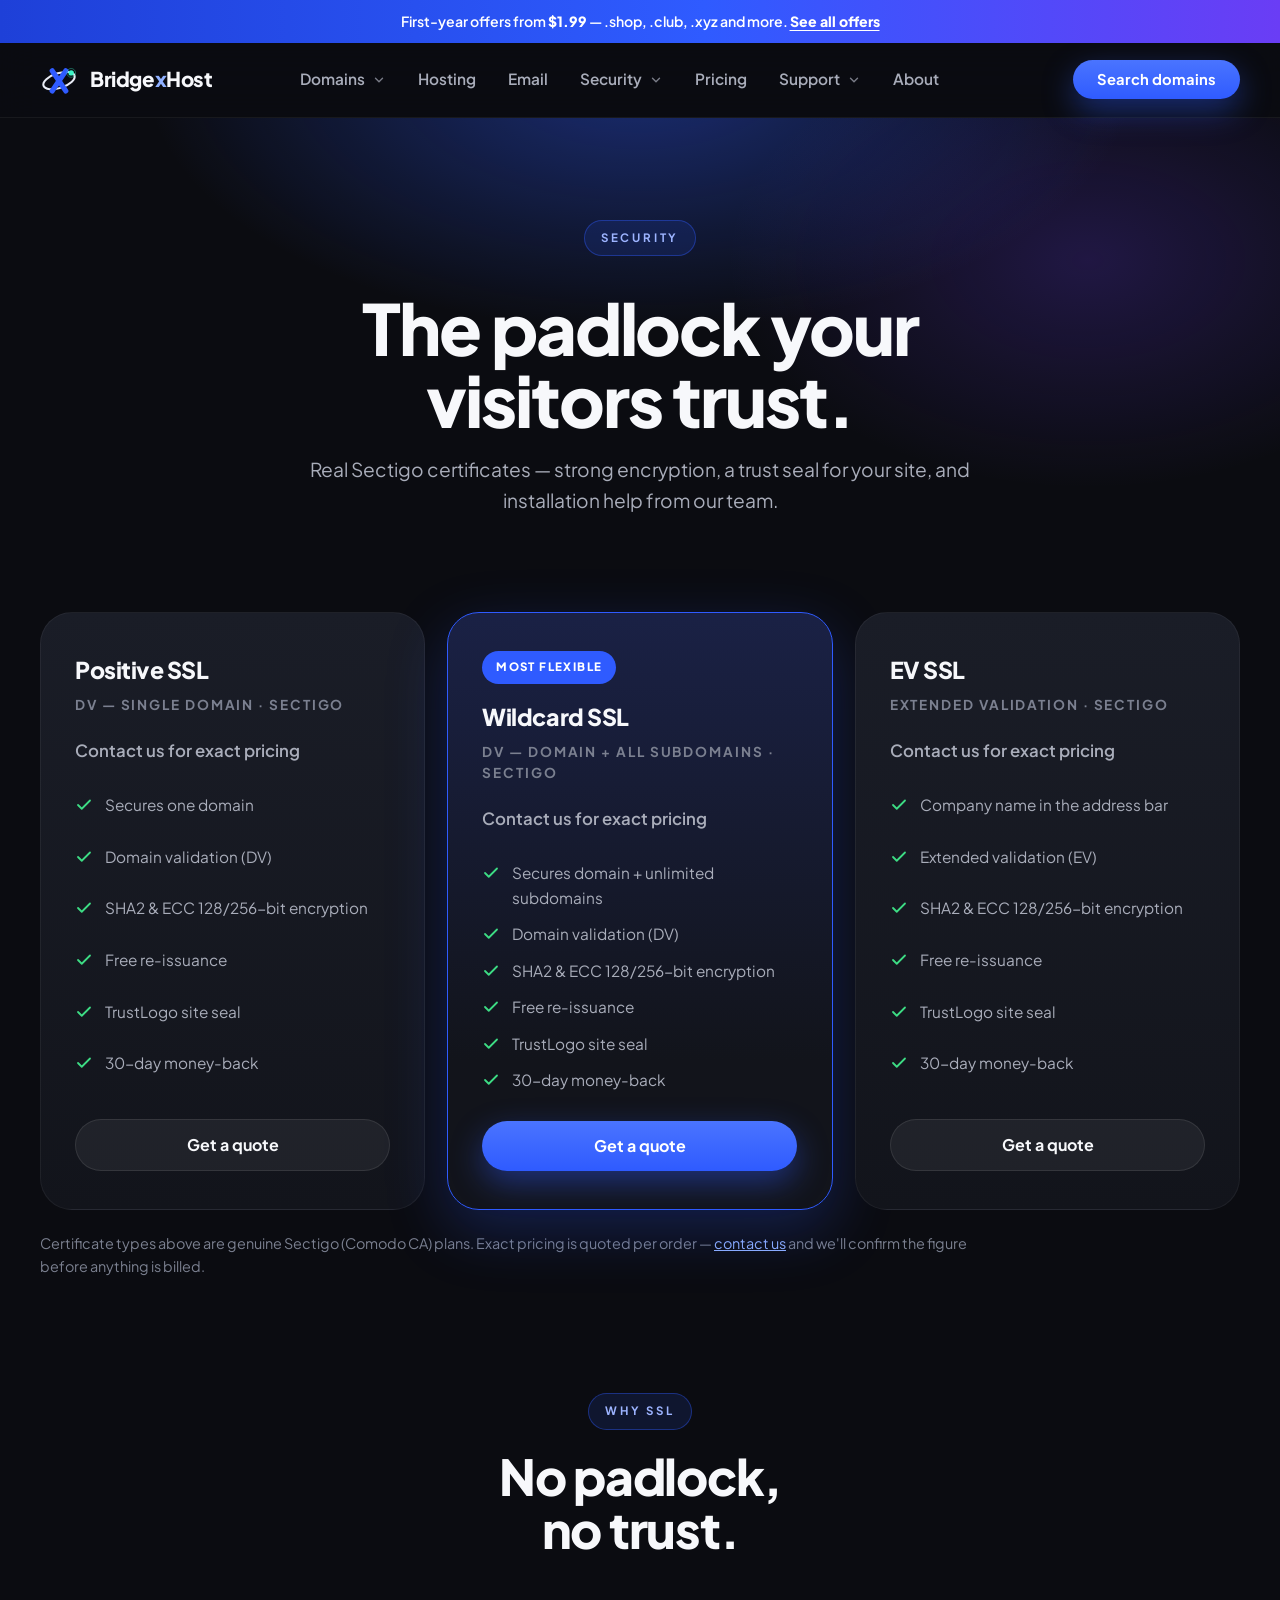
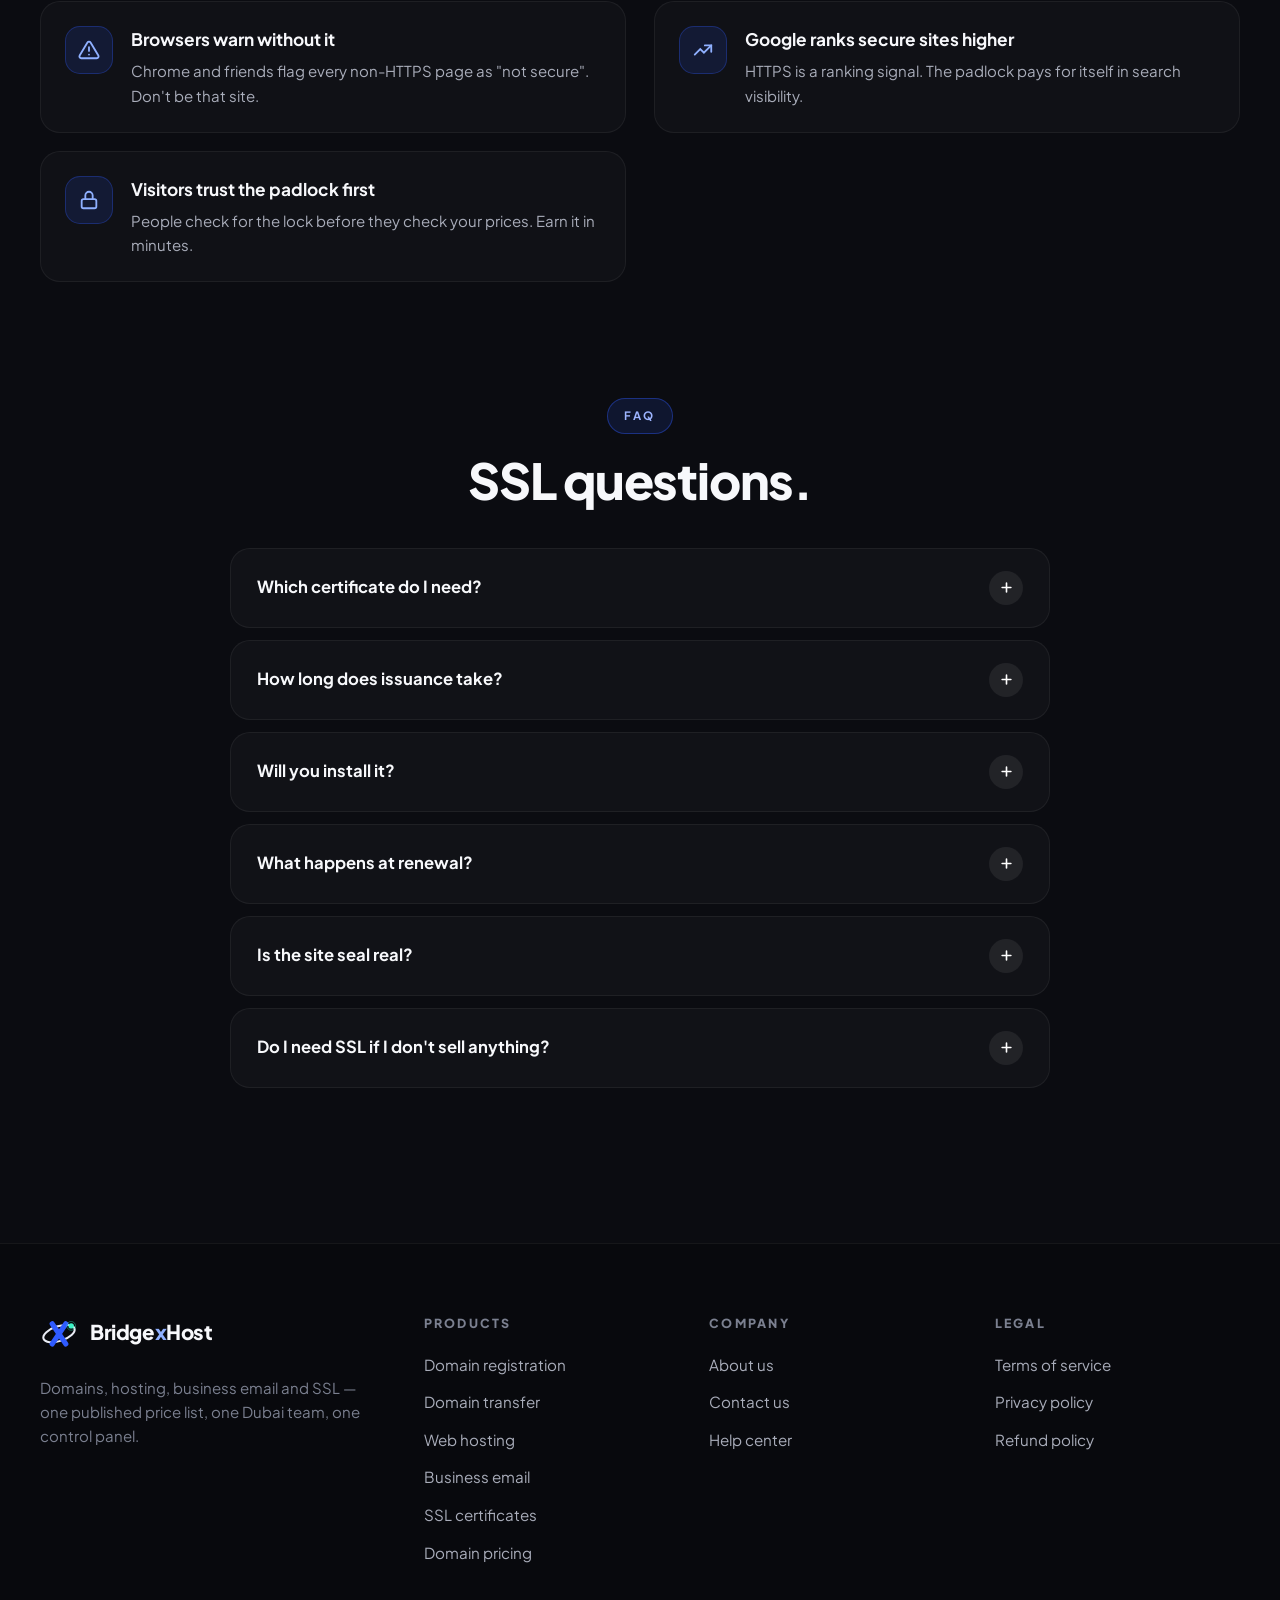
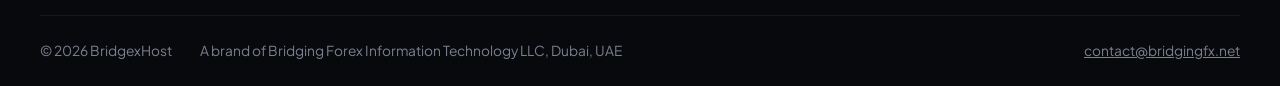
<file: ssl.html>
<!DOCTYPE html>
<html lang="en">
<head>
<meta charset="UTF-8">
<meta name="viewport" content="width=device-width, initial-scale=1.0">
<title>SSL Certificates — Secure Your Site in Minutes | BridgexHost</title>
<meta name="description" content="Sectigo SSL certificates: single-domain, wildcard and EV. Strong encryption, site seal, free re-issuance. Contact us for exact pricing.">
<link rel="canonical" href="https://dawoodshah2232-svg.github.io/bridgexhost/ssl.html">
<meta property="og:type" content="website">
<meta property="og:site_name" content="BridgexHost">
<meta property="og:title" content="SSL Certificates — Secure Your Site in Minutes | BridgexHost">
<meta property="og:description" content="Sectigo SSL certificates: single-domain, wildcard and EV. Strong encryption, site seal, free re-issuance.">
<meta property="og:url" content="https://dawoodshah2232-svg.github.io/bridgexhost/ssl.html">
<meta name="twitter:card" content="summary_large_image">
<link rel="icon" type="image/svg+xml" href="favicon.svg">
<link rel="preconnect" href="https://fonts.googleapis.com">
<link rel="preconnect" href="https://fonts.gstatic.com" crossorigin>
<link href="https://fonts.googleapis.com/css2?family=Plus+Jakarta+Sans:wght@400;500;600;700;800&display=swap" rel="stylesheet">
<link rel="stylesheet" href="assets/css/style.css">
</head>
<body>

<div class="promo">First-year offers from <strong>$1.99</strong> — .shop, .club, .xyz and more. <a href="pricing.html">See all offers</a></div>

<header class="site-head">
  <div class="container head-in">
    <a class="brand" href="index.html" aria-label="BridgexHost home">
      <img src="assets/img/logo.svg" alt="BridgexHost logo" width="38" height="38">
      <span class="brand-name">Bridge<em>x</em>Host</span>
    </a>
    <nav class="nav" aria-label="Main navigation">
      <div class="nav-item">
        <button class="nav-link" aria-expanded="false" aria-haspopup="true">Domains <svg class="car" viewBox="0 0 24 24" fill="none" stroke="currentColor" stroke-width="2.4" stroke-linecap="round" stroke-linejoin="round"><path d="M6 9l6 6 6-6"/></svg></button>
        <div class="drop">
          <a href="domains.html"><span class="di"><svg viewBox="0 0 24 24" fill="none" stroke="#8fb0ff" stroke-width="2" stroke-linecap="round"><circle cx="12" cy="12" r="9"/><path d="M3 12h18M12 3c2.5 2.6 3.9 5.7 3.9 9s-1.4 6.4-3.9 9c-2.5-2.6-3.9-5.7-3.9-9S9.5 5.6 12 3z"/></svg></span><span><b>Register a domain</b><small>Search 500+ extensions</small></span></a>
          <a href="transfers.html"><span class="di"><svg viewBox="0 0 24 24" fill="none" stroke="#8fb0ff" stroke-width="2" stroke-linecap="round" stroke-linejoin="round"><path d="M7 16V4M7 4L3 8M7 4l4 4M17 8v12m0 0l4-4m-4 4l-4-4"/></svg></span><span><b>Transfer your domain</b><small>Keep your remaining time</small></span></a>
          <a href="pricing.html"><span class="di"><svg viewBox="0 0 24 24" fill="none" stroke="#8fb0ff" stroke-width="2" stroke-linecap="round" stroke-linejoin="round"><path d="M20.59 13.41L11 3H4v7l9.59 9.59a2 2 0 002.82 0l4.18-4.18a2 2 0 000-2.82z"/><circle cx="7.5" cy="7.5" r="1.5"/></svg></span><span><b>Domain pricing</b><small>One list, no fine print</small></span></a>
        </div>
      </div>
      <div class="nav-item"><a class="nav-link" href="hosting.html">Hosting</a></div>
      <div class="nav-item"><a class="nav-link" href="email.html">Email</a></div>
      <div class="nav-item">
        <button class="nav-link" aria-expanded="false" aria-haspopup="true">Security <svg class="car" viewBox="0 0 24 24" fill="none" stroke="currentColor" stroke-width="2.4" stroke-linecap="round" stroke-linejoin="round"><path d="M6 9l6 6 6-6"/></svg></button>
        <div class="drop">
          <a href="ssl.html"><span class="di"><svg viewBox="0 0 24 24" fill="none" stroke="#8fb0ff" stroke-width="2" stroke-linecap="round" stroke-linejoin="round"><rect x="4" y="11" width="16" height="10" rx="2"/><path d="M8 11V7a4 4 0 018 0v4"/></svg></span><span><b>SSL certificates</b><small>The padlock visitors trust</small></span></a>
        </div>
      </div>
      <div class="nav-item"><a class="nav-link" href="pricing.html">Pricing</a></div>
      <div class="nav-item">
        <button class="nav-link" aria-expanded="false" aria-haspopup="true">Support <svg class="car" viewBox="0 0 24 24" fill="none" stroke="currentColor" stroke-width="2.4" stroke-linecap="round" stroke-linejoin="round"><path d="M6 9l6 6 6-6"/></svg></button>
        <div class="drop">
          <a href="faq.html"><span class="di"><svg viewBox="0 0 24 24" fill="none" stroke="#8fb0ff" stroke-width="2" stroke-linecap="round" stroke-linejoin="round"><circle cx="12" cy="12" r="9"/><path d="M9.5 9a2.5 2.5 0 015 .2c0 1.7-2.5 2-2.5 3.6M12 17h.01"/></svg></span><span><b>Help center</b><small>Answers before you ask</small></span></a>
          <a href="contact.html"><span class="di"><svg viewBox="0 0 24 24" fill="none" stroke="#8fb0ff" stroke-width="2" stroke-linecap="round" stroke-linejoin="round"><path d="M21 11.5a8.5 8.5 0 01-8.5 8.5c-1.5 0-3-.4-4.2-1L3 20l1.1-5.3A8.5 8.5 0 1121 11.5z"/></svg></span><span><b>Contact us</b><small>Humans in Dubai</small></span></a>
        </div>
      </div>
      <div class="nav-item"><a class="nav-link" href="about.html">About</a></div>
    </nav>
    <div class="head-cta">
      <a class="btn btn-blue btn-sm" href="domains.html">Search domains</a>
      <button class="burger" aria-label="Open menu"><span></span><span></span><span></span></button>
    </div>
  </div>
</header>

<div class="mmenu">
  <a class="mlink" href="domains.html">Domains <small>register · transfer · pricing</small></a>
  <a class="mlink" href="hosting.html">Hosting <small>web hosting</small></a>
  <a class="mlink" href="email.html">Email <small>business email</small></a>
  <a class="mlink" href="ssl.html">Security <small>SSL certificates</small></a>
  <a class="mlink" href="pricing.html">Pricing <small>one list</small></a>
  <a class="mlink" href="faq.html">Help center <small>answers</small></a>
  <a class="mlink" href="about.html">About <small>our story</small></a>
  <a class="mlink" href="contact.html">Contact <small>talk to us</small></a>
  <a class="btn btn-blue" href="domains.html">Search domains</a>
</div>

<main>
<section class="phero">
  <div class="container">
    <span class="eyebrow blue rv">Security</span>
    <h1 class="display rv rv-d1">The padlock your<br>visitors trust.</h1>
    <p class="lede rv rv-d2">Real Sectigo certificates — strong encryption, a trust seal for your site, and installation help from our team.</p>
  </div>
</section>

<section class="section" style="padding-top:20px">
  <div class="container">
    <div class="grid g3" data-sslplans></div>
    <p class="rv" style="color:var(--dim);font-size:.9rem;margin-top:22px;max-width:60rem">Certificate types above are genuine Sectigo (Comodo CA) plans. Exact pricing is quoted per order — <a href="contact.html?topic=SSL" style="color:#8fb0ff">contact us</a> and we'll confirm the figure before anything is billed.</p>
  </div>
</section>

<section class="section" style="padding-top:0">
  <div class="container">
    <div class="center rv" style="margin-bottom:44px">
      <span class="eyebrow blue">Why SSL</span>
      <h2 class="h2">No padlock,<br>no trust.</h2>
    </div>
    <div class="feats">
      <div class="feat rv"><div class="ic"><svg viewBox="0 0 24 24" fill="none" stroke="#8fb0ff" stroke-width="2" stroke-linecap="round" stroke-linejoin="round"><path d="M12 9v4M12 17h.01M10.3 3.9L1.8 18a2 2 0 001.7 3h17a2 2 0 001.7-3L13.7 3.9a2 2 0 00-3.4 0z"/></svg></div><div><h3>Browsers warn without it</h3><p>Chrome and friends flag every non-HTTPS page as "not secure". Don't be that site.</p></div></div>
      <div class="feat rv rv-d1"><div class="ic"><svg viewBox="0 0 24 24" fill="none" stroke="#8fb0ff" stroke-width="2" stroke-linecap="round"><path d="M3 17l6-6 4 4 8-8"/><path d="M14 7h7v7"/></svg></div><div><h3>Google ranks secure sites higher</h3><p>HTTPS is a ranking signal. The padlock pays for itself in search visibility.</p></div></div>
      <div class="feat rv rv-d2"><div class="ic"><svg viewBox="0 0 24 24" fill="none" stroke="#8fb0ff" stroke-width="2" stroke-linecap="round" stroke-linejoin="round"><rect x="4" y="11" width="16" height="10" rx="2"/><path d="M8 11V7a4 4 0 018 0v4"/></svg></div><div><h3>Visitors trust the padlock first</h3><p>People check for the lock before they check your prices. Earn it in minutes.</p></div></div>
    </div>
  </div>
</section>

<section class="section" style="padding-top:0">
  <div class="container">
    <div class="center rv">
      <span class="eyebrow blue">FAQ</span>
      <h2 class="h2">SSL questions.</h2>
    </div>
    <div class="faq">
      <div class="qa rv"><button class="q">Which certificate do I need?<span class="x"><svg viewBox="0 0 24 24" fill="none" stroke="#fff" stroke-width="2.6" stroke-linecap="round"><path d="M12 5v14M5 12h14"/></svg></span></button><div class="a"><p>One site: Positive. Many subdomains: Wildcard. Maximum credibility (stores, finance): EV.</p></div></div>
      <div class="qa rv"><button class="q">How long does issuance take?<span class="x"><svg viewBox="0 0 24 24" fill="none" stroke="#fff" stroke-width="2.6" stroke-linecap="round"><path d="M12 5v14M5 12h14"/></svg></span></button><div class="a"><p>DV certificates typically within a day or two; EV takes longer due to company vetting.</p></div></div>
      <div class="qa rv"><button class="q">Will you install it?<span class="x"><svg viewBox="0 0 24 24" fill="none" stroke="#fff" stroke-width="2.6" stroke-linecap="round"><path d="M12 5v14M5 12h14"/></svg></span></button><div class="a"><p>Yes — on BridgexHost hosting it's handled for you; elsewhere we'll guide the install.</p></div></div>
      <div class="qa rv"><button class="q">What happens at renewal?<span class="x"><svg viewBox="0 0 24 24" fill="none" stroke="#fff" stroke-width="2.6" stroke-linecap="round"><path d="M12 5v14M5 12h14"/></svg></span></button><div class="a"><p>We'll remind you before expiry and re-issue; nothing breaks silently.</p></div></div>
      <div class="qa rv"><button class="q">Is the site seal real?<span class="x"><svg viewBox="0 0 24 24" fill="none" stroke="#fff" stroke-width="2.6" stroke-linecap="round"><path d="M12 5v14M5 12h14"/></svg></span></button><div class="a"><p>Yes — the Sectigo TrustLogo is included and verifiable by visitors.</p></div></div>
      <div class="qa rv"><button class="q">Do I need SSL if I don't sell anything?<span class="x"><svg viewBox="0 0 24 24" fill="none" stroke="#fff" stroke-width="2.6" stroke-linecap="round"><path d="M12 5v14M5 12h14"/></svg></span></button><div class="a"><p>Yes — browsers flag every non-HTTPS page now, and visitors notice.</p></div></div>
    </div>
  </div>
</section>
</main>

<footer>
  <div class="container">
    <div class="foot-grid">
      <div class="foot-brand">
        <a class="brand" href="index.html" aria-label="BridgexHost home">
          <img src="assets/img/logo.svg" alt="BridgexHost logo" width="38" height="38">
          <span class="brand-name">Bridge<em>x</em>Host</span>
        </a>
        <p>Domains, hosting, business email and SSL — one published price list, one Dubai team, one control panel.</p>
</div>
      <div class="foot-col">
        <h4>Products</h4>
        <ul>
          <li><a href="domains.html">Domain registration</a></li>
          <li><a href="transfers.html">Domain transfer</a></li>
          <li><a href="hosting.html">Web hosting</a></li>
          <li><a href="email.html">Business email</a></li>
          <li><a href="ssl.html">SSL certificates</a></li>
          <li><a href="pricing.html">Domain pricing</a></li>
        </ul>
      </div>
      <div class="foot-col">
        <h4>Company</h4>
        <ul>
          <li><a href="about.html">About us</a></li>
          <li><a href="contact.html">Contact us</a></li>
          <li><a href="faq.html">Help center</a></li>
        </ul>
      </div>
      <div class="foot-col">
        <h4>Legal</h4>
        <ul>
          <li><a href="terms.html">Terms of service</a></li>
          <li><a href="privacy.html">Privacy policy</a></li>
          <li><a href="refunds.html">Refund policy</a></li>
        </ul>
      </div>
    </div>
    <div class="foot-bar">
      <span>© <span data-year>2026</span> BridgexHost</span>
      <span>A brand of Bridging Forex Information Technology LLC, Dubai, UAE</span>
      <span class="sp"></span>
      <a href="mailto:contact@bridgingfx.net">contact@bridgingfx.net</a>
    </div>
  </div>
</footer>

<script type="application/ld+json">
{"@context":"https://schema.org","@type":"FAQPage","mainEntity":[
{"@type":"Question","name":"Which SSL certificate do I need?","acceptedAnswer":{"@type":"Answer","text":"One site: Positive. Many subdomains: Wildcard. Maximum credibility (stores, finance): EV."}},
{"@type":"Question","name":"Will you install it?","acceptedAnswer":{"@type":"Answer","text":"Yes — on BridgexHost hosting it's handled for you; elsewhere we'll guide the install."}},
{"@type":"Question","name":"Do I need SSL if I don't sell anything?","acceptedAnswer":{"@type":"Answer","text":"Yes — browsers flag every non-HTTPS page now, and visitors notice."}}
]}
</script>
<script src="assets/js/pricing-data.js"></script>
<script src="assets/js/main.js"></script>
</body>
</html>
</file>
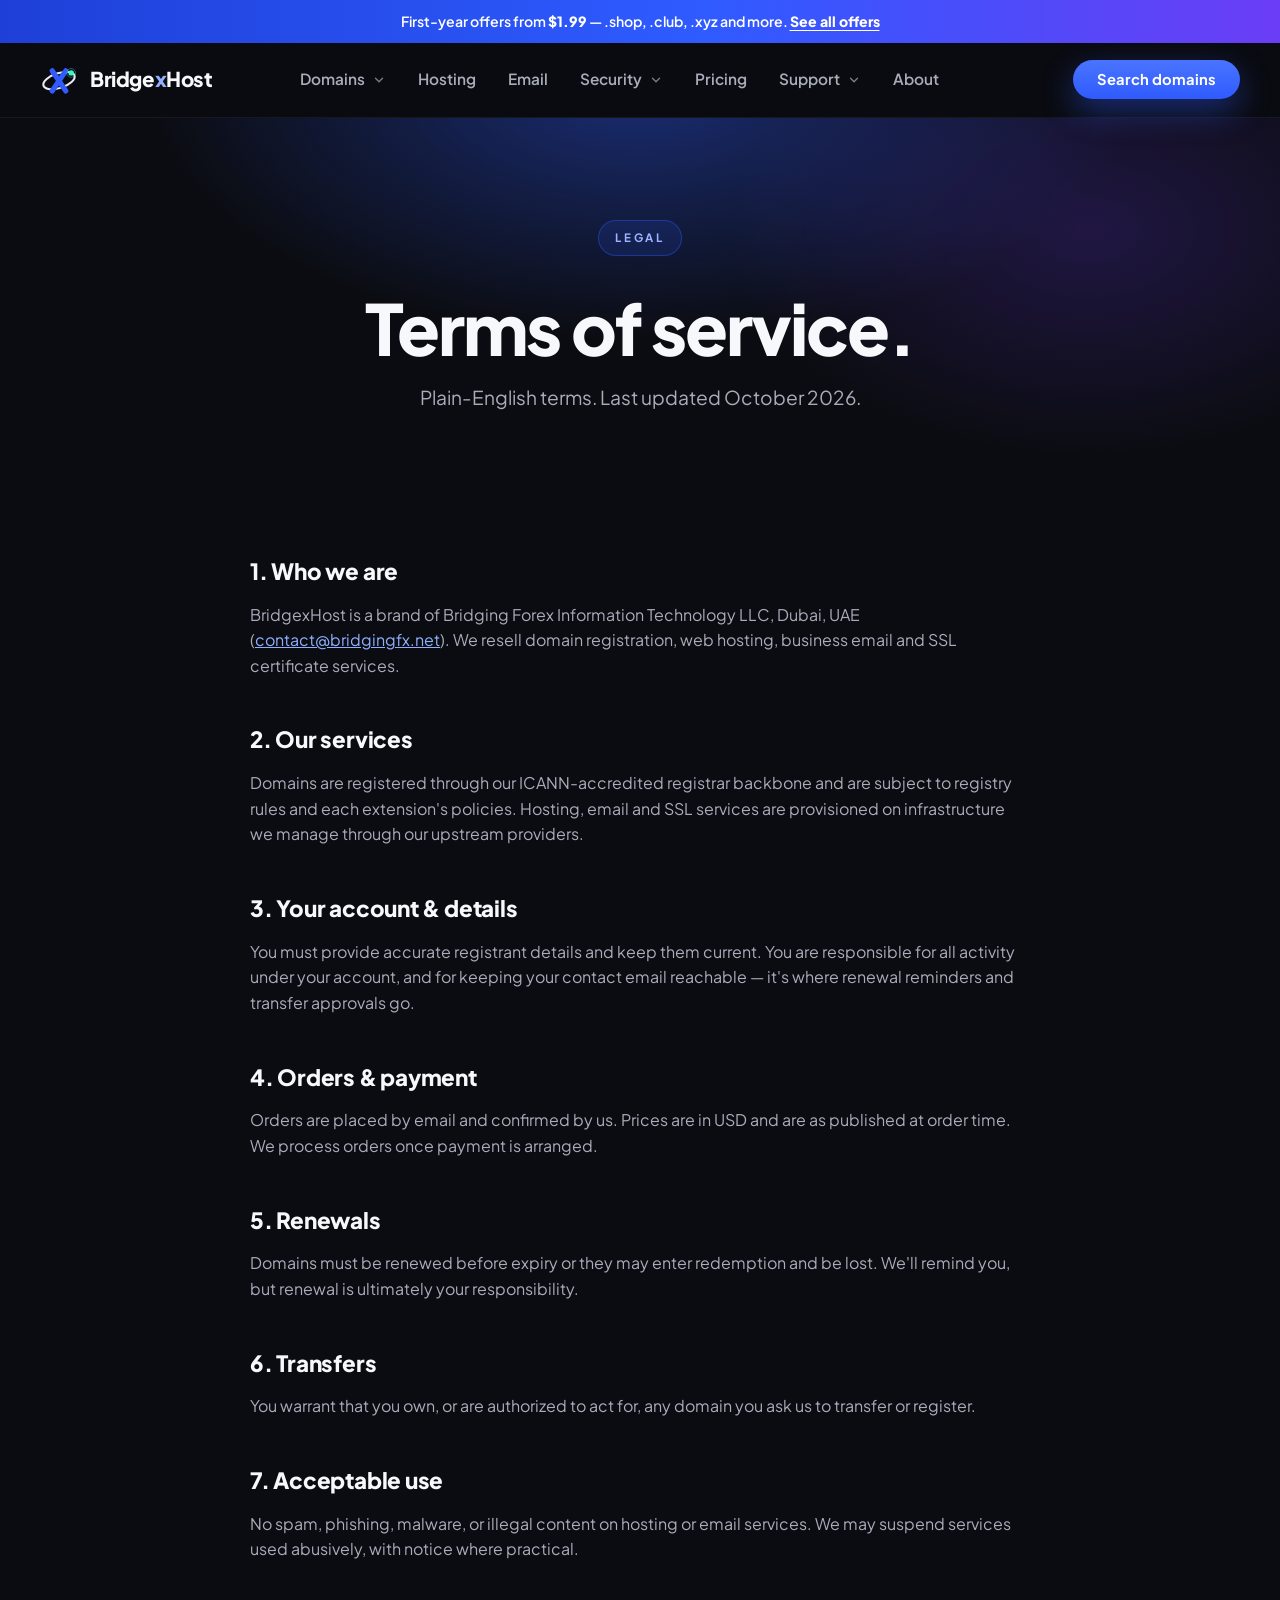
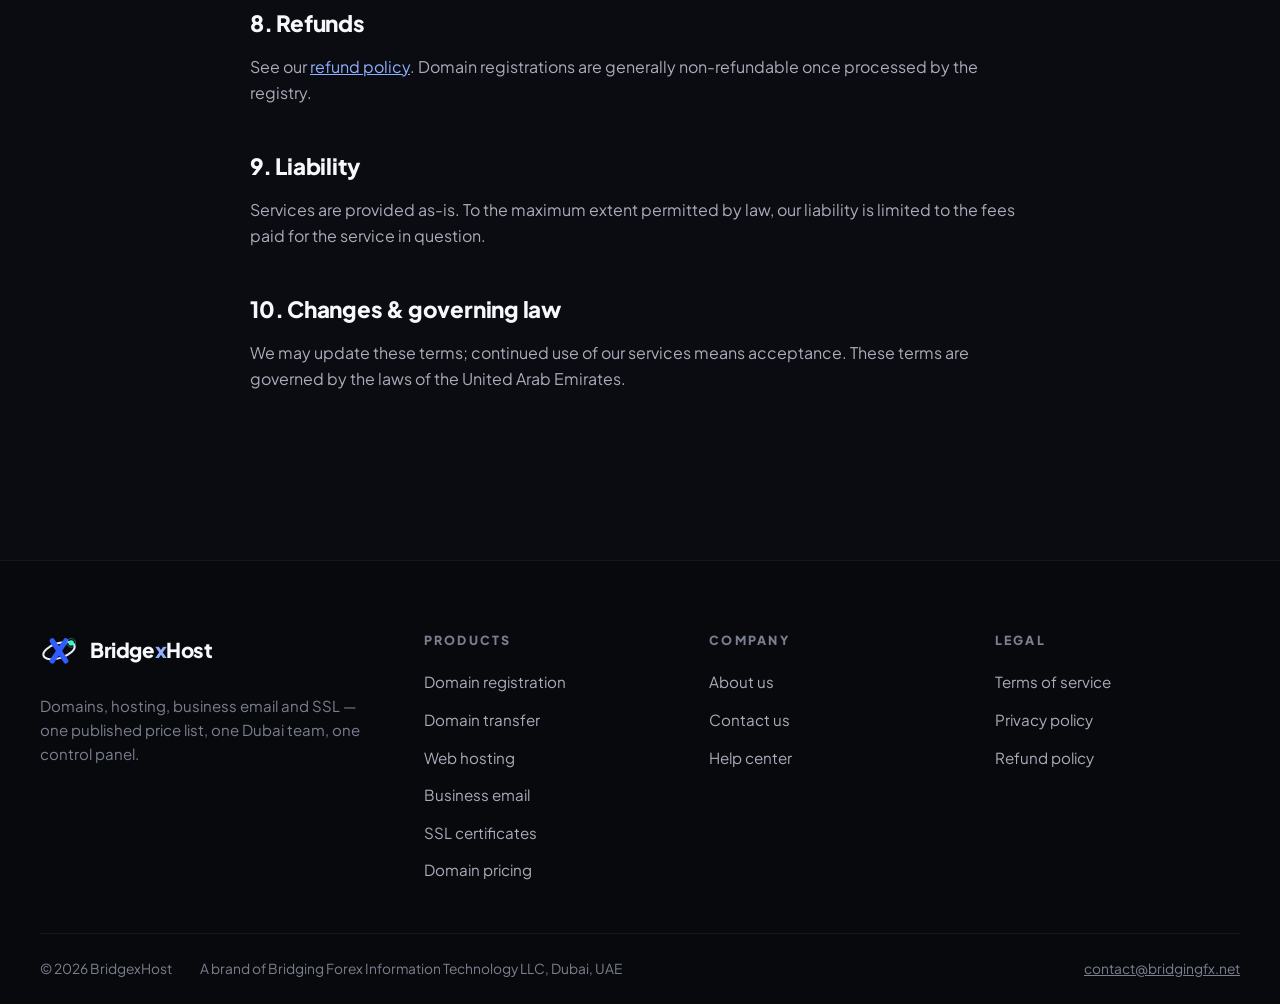
<file: terms.html>
<!DOCTYPE html>
<html lang="en">
<head>
<meta charset="UTF-8">
<meta name="viewport" content="width=device-width, initial-scale=1.0">
<title>Terms of Service | BridgexHost</title>
<meta name="description" content="The BridgexHost terms of service: what we sell, how billing and renewals work, and the rules that keep everyone safe.">
<link rel="canonical" href="https://dawoodshah2232-svg.github.io/bridgexhost/terms.html">
<meta property="og:type" content="website">
<meta property="og:site_name" content="BridgexHost">
<meta property="og:title" content="Terms of Service | BridgexHost">
<meta property="og:url" content="https://dawoodshah2232-svg.github.io/bridgexhost/terms.html">
<link rel="icon" type="image/svg+xml" href="favicon.svg">
<link rel="preconnect" href="https://fonts.googleapis.com">
<link rel="preconnect" href="https://fonts.gstatic.com" crossorigin>
<link href="https://fonts.googleapis.com/css2?family=Plus+Jakarta+Sans:wght@400;500;600;700;800&display=swap" rel="stylesheet">
<link rel="stylesheet" href="assets/css/style.css">
</head>
<body>

<div class="promo">First-year offers from <strong>$1.99</strong> — .shop, .club, .xyz and more. <a href="pricing.html">See all offers</a></div>

<header class="site-head">
  <div class="container head-in">
    <a class="brand" href="index.html" aria-label="BridgexHost home">
      <img src="assets/img/logo.svg" alt="BridgexHost logo" width="38" height="38">
      <span class="brand-name">Bridge<em>x</em>Host</span>
    </a>
    <nav class="nav" aria-label="Main navigation">
      <div class="nav-item">
        <button class="nav-link" aria-expanded="false" aria-haspopup="true">Domains <svg class="car" viewBox="0 0 24 24" fill="none" stroke="currentColor" stroke-width="2.4" stroke-linecap="round" stroke-linejoin="round"><path d="M6 9l6 6 6-6"/></svg></button>
        <div class="drop">
          <a href="domains.html"><span class="di"><svg viewBox="0 0 24 24" fill="none" stroke="#8fb0ff" stroke-width="2" stroke-linecap="round"><circle cx="12" cy="12" r="9"/><path d="M3 12h18M12 3c2.5 2.6 3.9 5.7 3.9 9s-1.4 6.4-3.9 9c-2.5-2.6-3.9-5.7-3.9-9S9.5 5.6 12 3z"/></svg></span><span><b>Register a domain</b><small>Search 500+ extensions</small></span></a>
          <a href="transfers.html"><span class="di"><svg viewBox="0 0 24 24" fill="none" stroke="#8fb0ff" stroke-width="2" stroke-linecap="round" stroke-linejoin="round"><path d="M7 16V4M7 4L3 8M7 4l4 4M17 8v12m0 0l4-4m-4 4l-4-4"/></svg></span><span><b>Transfer your domain</b><small>Keep your remaining time</small></span></a>
          <a href="pricing.html"><span class="di"><svg viewBox="0 0 24 24" fill="none" stroke="#8fb0ff" stroke-width="2" stroke-linecap="round" stroke-linejoin="round"><path d="M20.59 13.41L11 3H4v7l9.59 9.59a2 2 0 002.82 0l4.18-4.18a2 2 0 000-2.82z"/><circle cx="7.5" cy="7.5" r="1.5"/></svg></span><span><b>Domain pricing</b><small>One list, no fine print</small></span></a>
        </div>
      </div>
      <div class="nav-item"><a class="nav-link" href="hosting.html">Hosting</a></div>
      <div class="nav-item"><a class="nav-link" href="email.html">Email</a></div>
      <div class="nav-item">
        <button class="nav-link" aria-expanded="false" aria-haspopup="true">Security <svg class="car" viewBox="0 0 24 24" fill="none" stroke="currentColor" stroke-width="2.4" stroke-linecap="round" stroke-linejoin="round"><path d="M6 9l6 6 6-6"/></svg></button>
        <div class="drop">
          <a href="ssl.html"><span class="di"><svg viewBox="0 0 24 24" fill="none" stroke="#8fb0ff" stroke-width="2" stroke-linecap="round" stroke-linejoin="round"><rect x="4" y="11" width="16" height="10" rx="2"/><path d="M8 11V7a4 4 0 018 0v4"/></svg></span><span><b>SSL certificates</b><small>The padlock visitors trust</small></span></a>
        </div>
      </div>
      <div class="nav-item"><a class="nav-link" href="pricing.html">Pricing</a></div>
      <div class="nav-item">
        <button class="nav-link" aria-expanded="false" aria-haspopup="true">Support <svg class="car" viewBox="0 0 24 24" fill="none" stroke="currentColor" stroke-width="2.4" stroke-linecap="round" stroke-linejoin="round"><path d="M6 9l6 6 6-6"/></svg></button>
        <div class="drop">
          <a href="faq.html"><span class="di"><svg viewBox="0 0 24 24" fill="none" stroke="#8fb0ff" stroke-width="2" stroke-linecap="round" stroke-linejoin="round"><circle cx="12" cy="12" r="9"/><path d="M9.5 9a2.5 2.5 0 015 .2c0 1.7-2.5 2-2.5 3.6M12 17h.01"/></svg></span><span><b>Help center</b><small>Answers before you ask</small></span></a>
          <a href="contact.html"><span class="di"><svg viewBox="0 0 24 24" fill="none" stroke="#8fb0ff" stroke-width="2" stroke-linecap="round" stroke-linejoin="round"><path d="M21 11.5a8.5 8.5 0 01-8.5 8.5c-1.5 0-3-.4-4.2-1L3 20l1.1-5.3A8.5 8.5 0 1121 11.5z"/></svg></span><span><b>Contact us</b><small>Humans in Dubai</small></span></a>
        </div>
      </div>
      <div class="nav-item"><a class="nav-link" href="about.html">About</a></div>
    </nav>
    <div class="head-cta">
      <a class="btn btn-blue btn-sm" href="domains.html">Search domains</a>
      <button class="burger" aria-label="Open menu"><span></span><span></span><span></span></button>
    </div>
  </div>
</header>

<div class="mmenu">
  <a class="mlink" href="domains.html">Domains <small>register · transfer · pricing</small></a>
  <a class="mlink" href="hosting.html">Hosting <small>web hosting</small></a>
  <a class="mlink" href="email.html">Email <small>business email</small></a>
  <a class="mlink" href="ssl.html">Security <small>SSL certificates</small></a>
  <a class="mlink" href="pricing.html">Pricing <small>one list</small></a>
  <a class="mlink" href="faq.html">Help center <small>answers</small></a>
  <a class="mlink" href="about.html">About <small>our story</small></a>
  <a class="mlink" href="contact.html">Contact <small>talk to us</small></a>
  <a class="btn btn-blue" href="domains.html">Search domains</a>
</div>

<main>
<section class="phero">
  <div class="container">
    <span class="eyebrow blue rv">Legal</span>
    <h1 class="display rv rv-d1">Terms of service.</h1>
    <p class="lede rv rv-d2">Plain-English terms. Last updated October 2026.</p>
  </div>
</section>

<section class="section" style="padding-top:20px">
  <div class="container">
    <div class="doc rv">
      <h2>1. Who we are</h2>
      <p>BridgexHost is a brand of Bridging Forex Information Technology LLC, Dubai, UAE (<a href="mailto:contact@bridgingfx.net" style="color:#8fb0ff">contact@bridgingfx.net</a>). We resell domain registration, web hosting, business email and SSL certificate services.</p>
      <h2>2. Our services</h2>
      <p>Domains are registered through our ICANN-accredited registrar backbone and are subject to registry rules and each extension's policies. Hosting, email and SSL services are provisioned on infrastructure we manage through our upstream providers.</p>
      <h2>3. Your account & details</h2>
      <p>You must provide accurate registrant details and keep them current. You are responsible for all activity under your account, and for keeping your contact email reachable — it's where renewal reminders and transfer approvals go.</p>
      <h2>4. Orders & payment</h2>
      <p>Orders are placed by email and confirmed by us. Prices are in USD and are as published at order time. We process orders once payment is arranged.</p>
      <h2>5. Renewals</h2>
      <p>Domains must be renewed before expiry or they may enter redemption and be lost. We'll remind you, but renewal is ultimately your responsibility.</p>
      <h2>6. Transfers</h2>
      <p>You warrant that you own, or are authorized to act for, any domain you ask us to transfer or register.</p>
      <h2>7. Acceptable use</h2>
      <p>No spam, phishing, malware, or illegal content on hosting or email services. We may suspend services used abusively, with notice where practical.</p>
      <h2>8. Refunds</h2>
      <p>See our <a href="refunds.html" style="color:#8fb0ff">refund policy</a>. Domain registrations are generally non-refundable once processed by the registry.</p>
      <h2>9. Liability</h2>
      <p>Services are provided as-is. To the maximum extent permitted by law, our liability is limited to the fees paid for the service in question.</p>
      <h2>10. Changes & governing law</h2>
      <p>We may update these terms; continued use of our services means acceptance. These terms are governed by the laws of the United Arab Emirates.</p>
    </div>
  </div>
</section>
</main>

<footer>
  <div class="container">
    <div class="foot-grid">
      <div class="foot-brand">
        <a class="brand" href="index.html" aria-label="BridgexHost home">
          <img src="assets/img/logo.svg" alt="BridgexHost logo" width="38" height="38">
          <span class="brand-name">Bridge<em>x</em>Host</span>
        </a>
        <p>Domains, hosting, business email and SSL — one published price list, one Dubai team, one control panel.</p>
</div>
      <div class="foot-col">
        <h4>Products</h4>
        <ul>
          <li><a href="domains.html">Domain registration</a></li>
          <li><a href="transfers.html">Domain transfer</a></li>
          <li><a href="hosting.html">Web hosting</a></li>
          <li><a href="email.html">Business email</a></li>
          <li><a href="ssl.html">SSL certificates</a></li>
          <li><a href="pricing.html">Domain pricing</a></li>
        </ul>
      </div>
      <div class="foot-col">
        <h4>Company</h4>
        <ul>
          <li><a href="about.html">About us</a></li>
          <li><a href="contact.html">Contact us</a></li>
          <li><a href="faq.html">Help center</a></li>
        </ul>
      </div>
      <div class="foot-col">
        <h4>Legal</h4>
        <ul>
          <li><a href="terms.html">Terms of service</a></li>
          <li><a href="privacy.html">Privacy policy</a></li>
          <li><a href="refunds.html">Refund policy</a></li>
        </ul>
      </div>
    </div>
    <div class="foot-bar">
      <span>© <span data-year>2026</span> BridgexHost</span>
      <span>A brand of Bridging Forex Information Technology LLC, Dubai, UAE</span>
      <span class="sp"></span>
      <a href="mailto:contact@bridgingfx.net">contact@bridgingfx.net</a>
    </div>
  </div>
</footer>

<script src="assets/js/pricing-data.js"></script>
<script src="assets/js/main.js"></script>
</body>
</html>
</file>
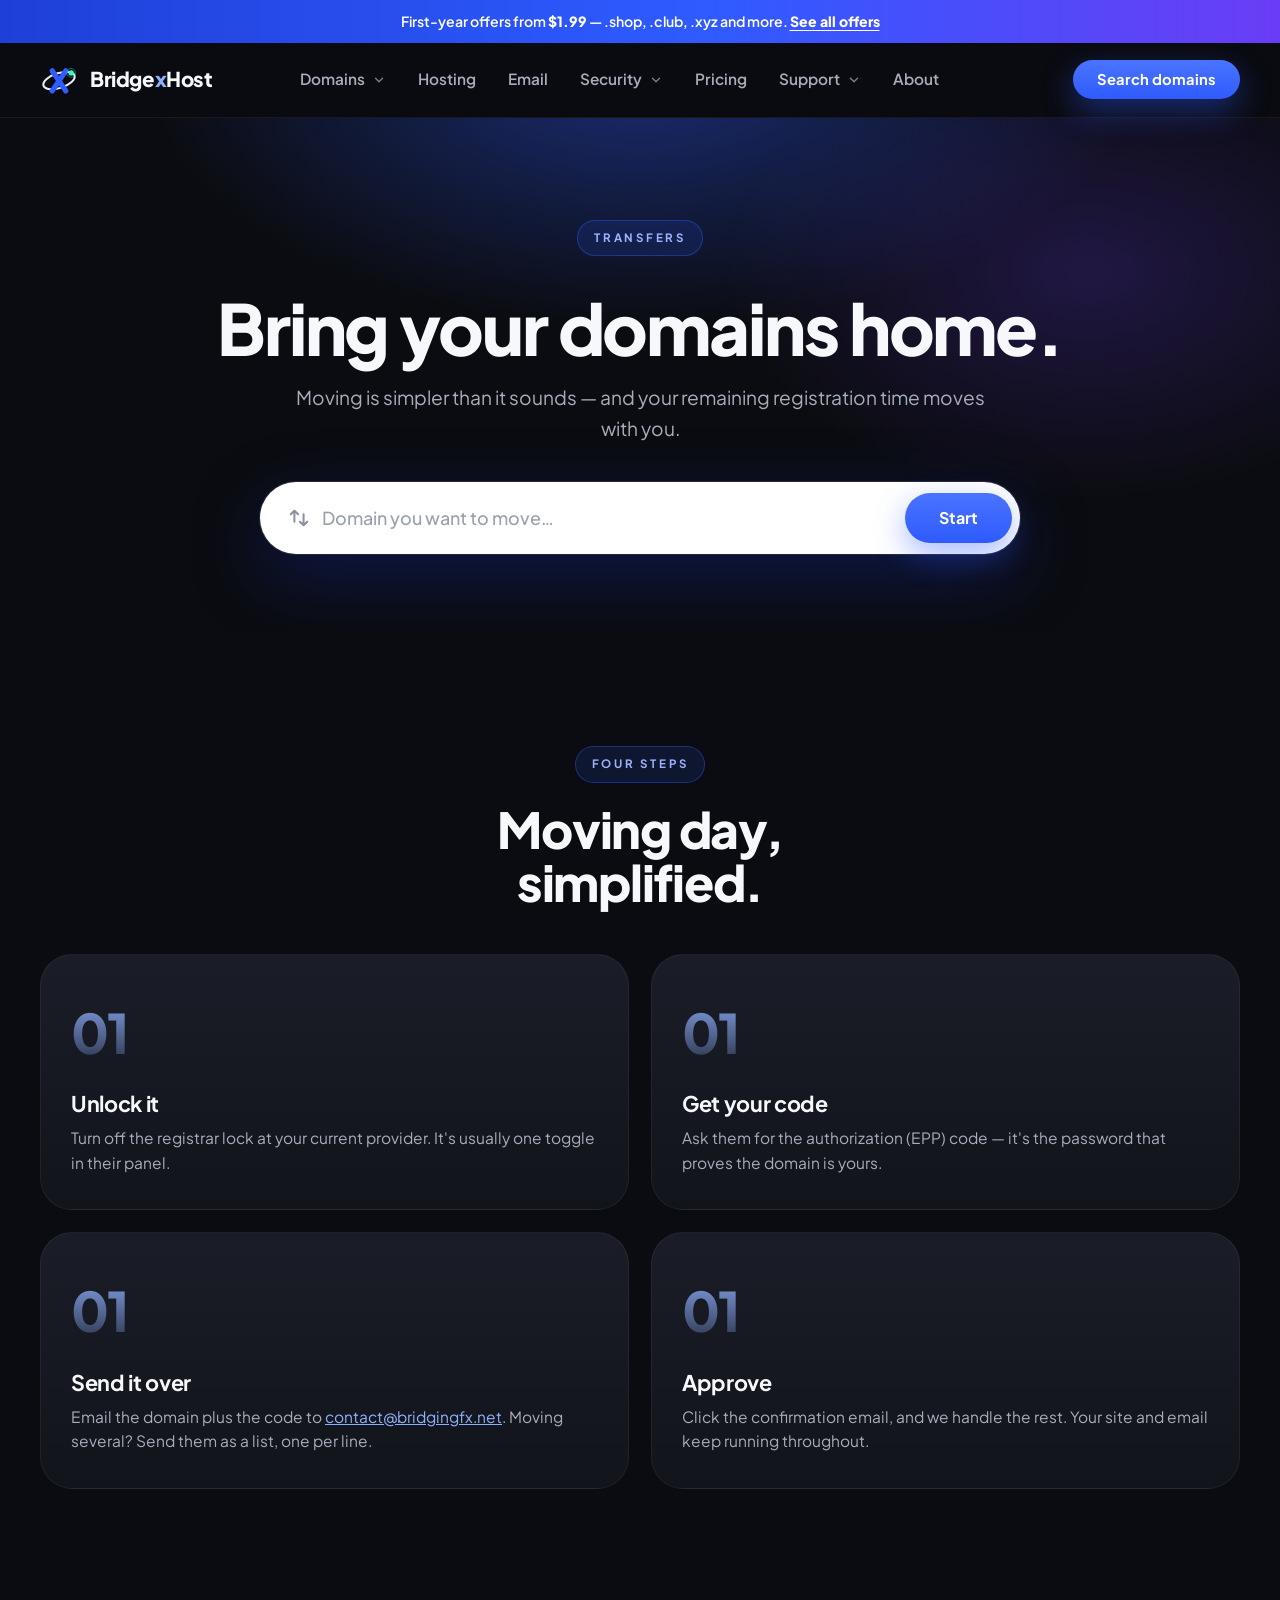
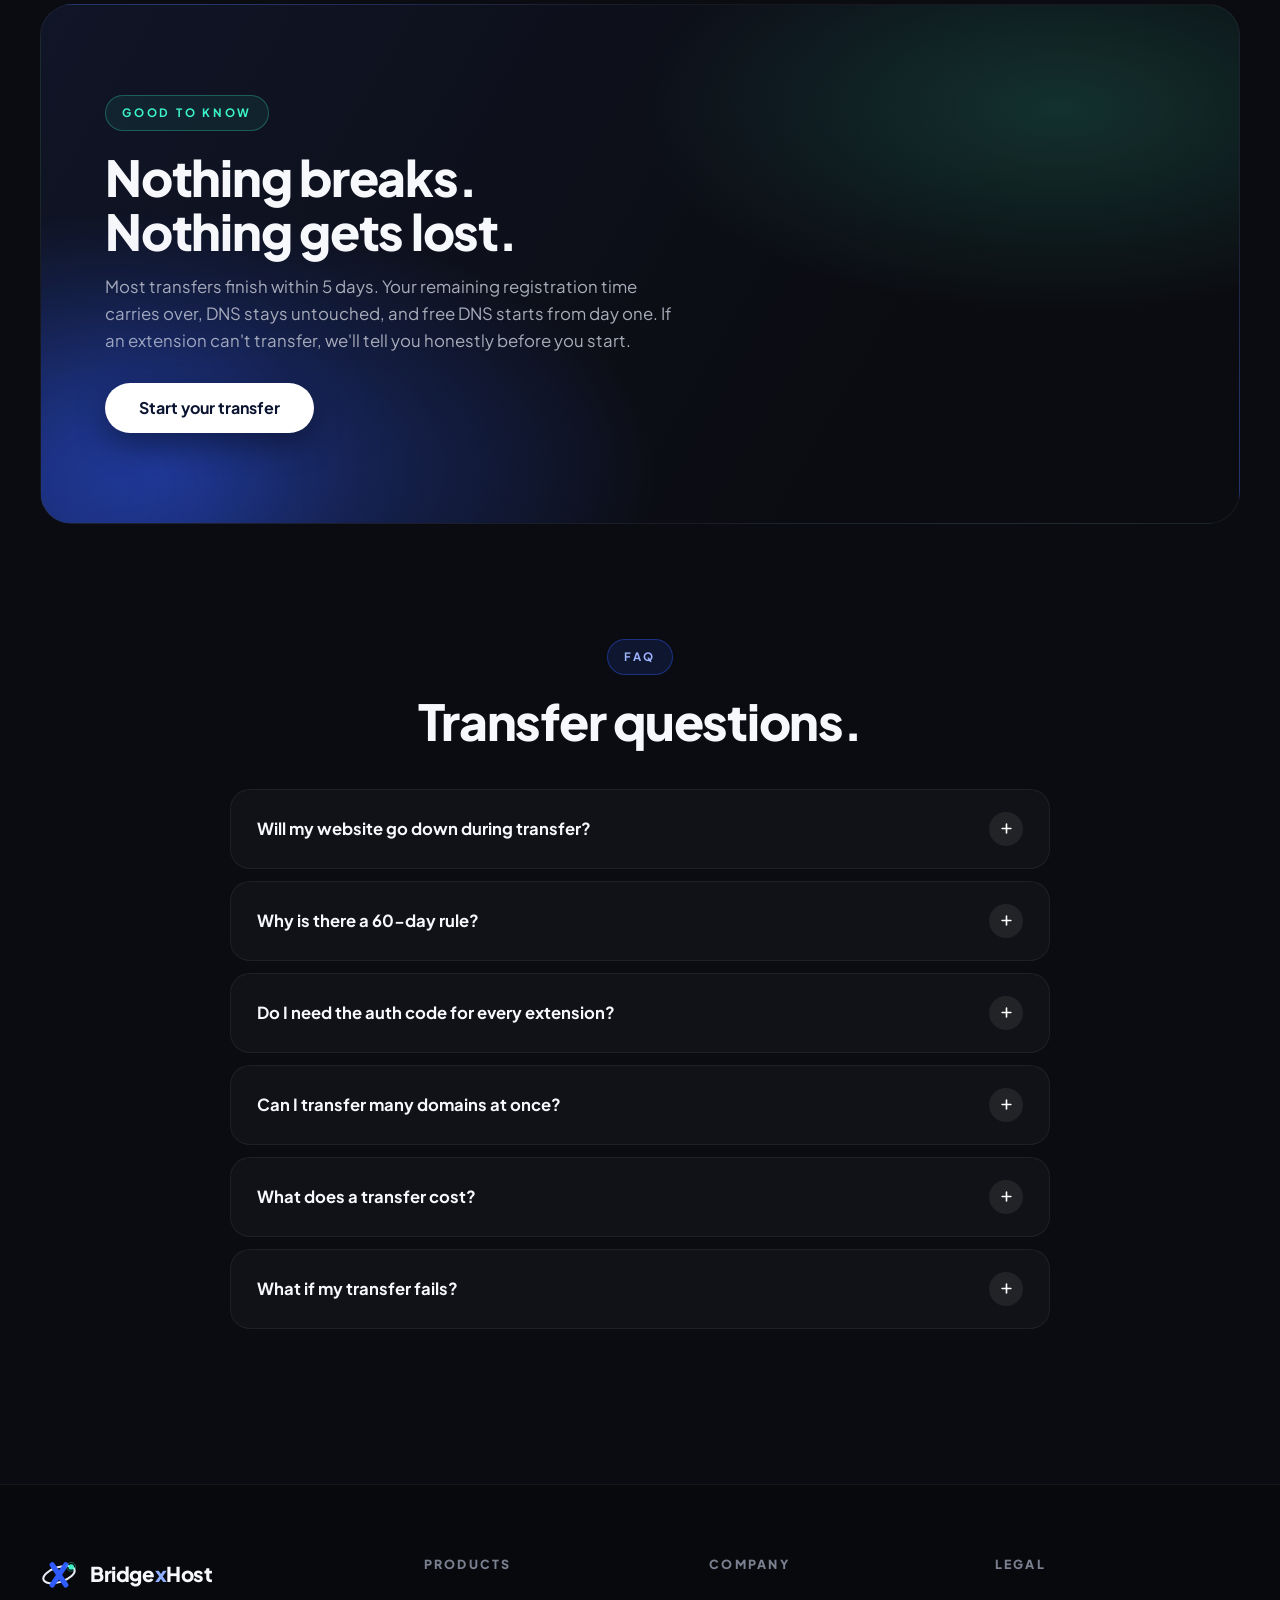
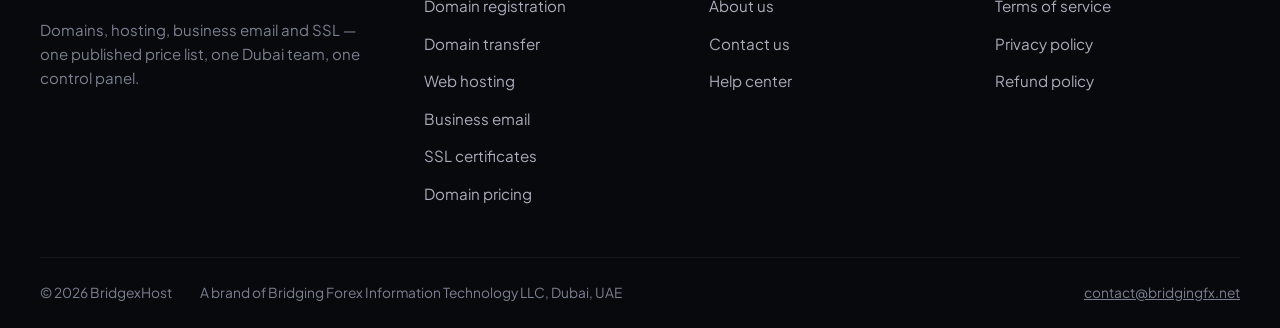
<file: transfers.html>
<!DOCTYPE html>
<html lang="en">
<head>
<meta charset="UTF-8">
<meta name="viewport" content="width=device-width, initial-scale=1.0">
<title>Transfer Your Domain to BridgexHost — Keep Your Time</title>
<meta name="description" content="Move your domain to BridgexHost in four steps. Keep remaining registration time, free DNS, honest pricing, Dubai support.">
<link rel="canonical" href="https://dawoodshah2232-svg.github.io/bridgexhost/transfers.html">
<meta property="og:type" content="website">
<meta property="og:site_name" content="BridgexHost">
<meta property="og:title" content="Transfer Your Domain to BridgexHost — Keep Your Time">
<meta property="og:description" content="Move your domain to BridgexHost in four steps. Keep remaining registration time, free DNS, honest pricing, Dubai support.">
<meta property="og:url" content="https://dawoodshah2232-svg.github.io/bridgexhost/transfers.html">
<meta name="twitter:card" content="summary_large_image">
<link rel="icon" type="image/svg+xml" href="favicon.svg">
<link rel="preconnect" href="https://fonts.googleapis.com">
<link rel="preconnect" href="https://fonts.gstatic.com" crossorigin>
<link href="https://fonts.googleapis.com/css2?family=Plus+Jakarta+Sans:wght@400;500;600;700;800&display=swap" rel="stylesheet">
<link rel="stylesheet" href="assets/css/style.css">
</head>
<body>

<div class="promo">First-year offers from <strong>$1.99</strong> — .shop, .club, .xyz and more. <a href="pricing.html">See all offers</a></div>

<header class="site-head">
  <div class="container head-in">
    <a class="brand" href="index.html" aria-label="BridgexHost home">
      <img src="assets/img/logo.svg" alt="BridgexHost logo" width="38" height="38">
      <span class="brand-name">Bridge<em>x</em>Host</span>
    </a>
    <nav class="nav" aria-label="Main navigation">
      <div class="nav-item">
        <button class="nav-link" aria-expanded="false" aria-haspopup="true">Domains <svg class="car" viewBox="0 0 24 24" fill="none" stroke="currentColor" stroke-width="2.4" stroke-linecap="round" stroke-linejoin="round"><path d="M6 9l6 6 6-6"/></svg></button>
        <div class="drop">
          <a href="domains.html"><span class="di"><svg viewBox="0 0 24 24" fill="none" stroke="#8fb0ff" stroke-width="2" stroke-linecap="round"><circle cx="12" cy="12" r="9"/><path d="M3 12h18M12 3c2.5 2.6 3.9 5.7 3.9 9s-1.4 6.4-3.9 9c-2.5-2.6-3.9-5.7-3.9-9S9.5 5.6 12 3z"/></svg></span><span><b>Register a domain</b><small>Search 500+ extensions</small></span></a>
          <a href="transfers.html"><span class="di"><svg viewBox="0 0 24 24" fill="none" stroke="#8fb0ff" stroke-width="2" stroke-linecap="round" stroke-linejoin="round"><path d="M7 16V4M7 4L3 8M7 4l4 4M17 8v12m0 0l4-4m-4 4l-4-4"/></svg></span><span><b>Transfer your domain</b><small>Keep your remaining time</small></span></a>
          <a href="pricing.html"><span class="di"><svg viewBox="0 0 24 24" fill="none" stroke="#8fb0ff" stroke-width="2" stroke-linecap="round" stroke-linejoin="round"><path d="M20.59 13.41L11 3H4v7l9.59 9.59a2 2 0 002.82 0l4.18-4.18a2 2 0 000-2.82z"/><circle cx="7.5" cy="7.5" r="1.5"/></svg></span><span><b>Domain pricing</b><small>One list, no fine print</small></span></a>
        </div>
      </div>
      <div class="nav-item"><a class="nav-link" href="hosting.html">Hosting</a></div>
      <div class="nav-item"><a class="nav-link" href="email.html">Email</a></div>
      <div class="nav-item">
        <button class="nav-link" aria-expanded="false" aria-haspopup="true">Security <svg class="car" viewBox="0 0 24 24" fill="none" stroke="currentColor" stroke-width="2.4" stroke-linecap="round" stroke-linejoin="round"><path d="M6 9l6 6 6-6"/></svg></button>
        <div class="drop">
          <a href="ssl.html"><span class="di"><svg viewBox="0 0 24 24" fill="none" stroke="#8fb0ff" stroke-width="2" stroke-linecap="round" stroke-linejoin="round"><rect x="4" y="11" width="16" height="10" rx="2"/><path d="M8 11V7a4 4 0 018 0v4"/></svg></span><span><b>SSL certificates</b><small>The padlock visitors trust</small></span></a>
        </div>
      </div>
      <div class="nav-item"><a class="nav-link" href="pricing.html">Pricing</a></div>
      <div class="nav-item">
        <button class="nav-link" aria-expanded="false" aria-haspopup="true">Support <svg class="car" viewBox="0 0 24 24" fill="none" stroke="currentColor" stroke-width="2.4" stroke-linecap="round" stroke-linejoin="round"><path d="M6 9l6 6 6-6"/></svg></button>
        <div class="drop">
          <a href="faq.html"><span class="di"><svg viewBox="0 0 24 24" fill="none" stroke="#8fb0ff" stroke-width="2" stroke-linecap="round" stroke-linejoin="round"><circle cx="12" cy="12" r="9"/><path d="M9.5 9a2.5 2.5 0 015 .2c0 1.7-2.5 2-2.5 3.6M12 17h.01"/></svg></span><span><b>Help center</b><small>Answers before you ask</small></span></a>
          <a href="contact.html"><span class="di"><svg viewBox="0 0 24 24" fill="none" stroke="#8fb0ff" stroke-width="2" stroke-linecap="round" stroke-linejoin="round"><path d="M21 11.5a8.5 8.5 0 01-8.5 8.5c-1.5 0-3-.4-4.2-1L3 20l1.1-5.3A8.5 8.5 0 1121 11.5z"/></svg></span><span><b>Contact us</b><small>Humans in Dubai</small></span></a>
        </div>
      </div>
      <div class="nav-item"><a class="nav-link" href="about.html">About</a></div>
    </nav>
    <div class="head-cta">
      <a class="btn btn-blue btn-sm" href="domains.html">Search domains</a>
      <button class="burger" aria-label="Open menu"><span></span><span></span><span></span></button>
    </div>
  </div>
</header>

<div class="mmenu">
  <a class="mlink" href="domains.html">Domains <small>register · transfer · pricing</small></a>
  <a class="mlink" href="hosting.html">Hosting <small>web hosting</small></a>
  <a class="mlink" href="email.html">Email <small>business email</small></a>
  <a class="mlink" href="ssl.html">Security <small>SSL certificates</small></a>
  <a class="mlink" href="pricing.html">Pricing <small>one list</small></a>
  <a class="mlink" href="faq.html">Help center <small>answers</small></a>
  <a class="mlink" href="about.html">About <small>our story</small></a>
  <a class="mlink" href="contact.html">Contact <small>talk to us</small></a>
  <a class="btn btn-blue" href="domains.html">Search domains</a>
</div>

<main>
<section class="phero">
  <div class="container">
    <span class="eyebrow blue rv">Transfers</span>
    <h1 class="display rv rv-d1">Bring your domains home.</h1>
    <p class="lede rv rv-d2">Moving is simpler than it sounds — and your remaining registration time moves with you.</p>
    <div class="searchwrap rv rv-d3">
      <form data-search data-mode="transfer" role="search" aria-label="Transfer check">
        <div class="searchbar">
          <svg viewBox="0 0 24 24" fill="none" stroke="#8a90a0" stroke-width="2.2" stroke-linecap="round" stroke-linejoin="round"><path d="M7 16V4M7 4L3 8M7 4l4 4M17 8v12m0 0l4-4m-4 4l-4-4"/></svg>
          <input type="text" name="q" placeholder="Domain you want to move…" autocomplete="off" spellcheck="false" aria-label="Domain name">
          <button class="btn btn-blue" type="submit">Start</button>
        </div>
      </form>
      <div class="sr" aria-live="polite"></div>
    </div>
  </div>
</section>

<section class="section">
  <div class="container">
    <div class="center rv" style="margin-bottom:44px">
      <span class="eyebrow blue">Four steps</span>
      <h2 class="h2">Moving day,<br>simplified.</h2>
    </div>
    <div class="grid g2">
      <div class="step rv"><h3 class="h3">Unlock it</h3><p>Turn off the registrar lock at your current provider. It's usually one toggle in their panel.</p></div>
      <div class="step rv rv-d1"><h3 class="h3">Get your code</h3><p>Ask them for the authorization (EPP) code — it's the password that proves the domain is yours.</p></div>
      <div class="step rv rv-d2"><h3 class="h3">Send it over</h3><p>Email the domain plus the code to <a href="mailto:contact@bridgingfx.net" style="color:#8fb0ff">contact@bridgingfx.net</a>. Moving several? Send them as a list, one per line.</p></div>
      <div class="step rv rv-d3"><h3 class="h3">Approve</h3><p>Click the confirmation email, and we handle the rest. Your site and email keep running throughout.</p></div>
    </div>
  </div>
</section>

<section class="section" style="padding-top:0">
  <div class="container">
    <div class="band rv">
      <span class="orb" style="width:300px;height:300px;left:-80px;bottom:-120px;background:rgba(47,91,255,.5)"></span>
      <span class="eyebrow">Good to know</span>
      <h2 class="h2">Nothing breaks.<br>Nothing gets lost.</h2>
      <p>Most transfers finish within 5 days. Your remaining registration time carries over, DNS stays untouched, and free DNS starts from day one. If an extension can't transfer, we'll tell you honestly before you start.</p>
      <a class="btn btn-white" href="mailto:contact@bridgingfx.net?subject=Domain%20transfer%20enquiry">Start your transfer</a>
    </div>
  </div>
</section>

<section class="section" style="padding-top:0">
  <div class="container">
    <div class="center rv">
      <span class="eyebrow blue">FAQ</span>
      <h2 class="h2">Transfer questions.</h2>
    </div>
    <div class="faq">
      <div class="qa rv"><button class="q">Will my website go down during transfer?<span class="x"><svg viewBox="0 0 24 24" fill="none" stroke="#fff" stroke-width="2.6" stroke-linecap="round"><path d="M12 5v14M5 12h14"/></svg></span></button><div class="a"><p>No — DNS stays untouched, so your site and email keep running the whole time.</p></div></div>
      <div class="qa rv"><button class="q">Why is there a 60-day rule?<span class="x"><svg viewBox="0 0 24 24" fill="none" stroke="#fff" stroke-width="2.6" stroke-linecap="round"><path d="M12 5v14M5 12h14"/></svg></span></button><div class="a"><p>Newly registered or recently transferred domains can't move again for 60 days. That's registry policy, not ours.</p></div></div>
      <div class="qa rv"><button class="q">Do I need the auth code for every extension?<span class="x"><svg viewBox="0 0 24 24" fill="none" stroke="#fff" stroke-width="2.6" stroke-linecap="round"><path d="M12 5v14M5 12h14"/></svg></span></button><div class="a"><p>Most, yes. A few country extensions use different flows — ask us and we'll check yours.</p></div></div>
      <div class="qa rv"><button class="q">Can I transfer many domains at once?<span class="x"><svg viewBox="0 0 24 24" fill="none" stroke="#fff" stroke-width="2.6" stroke-linecap="round"><path d="M12 5v14M5 12h14"/></svg></span></button><div class="a"><p>Yes — send them as a list, one per line, with each auth code, to <a href="mailto:contact@bridgingfx.net">contact@bridgingfx.net</a>.</p></div></div>
      <div class="qa rv"><button class="q">What does a transfer cost?<span class="x"><svg viewBox="0 0 24 24" fill="none" stroke="#fff" stroke-width="2.6" stroke-linecap="round"><path d="M12 5v14M5 12h14"/></svg></span></button><div class="a"><p>Email us the extension list for an exact quote; pricing follows the same published list.</p></div></div>
      <div class="qa rv"><button class="q">What if my transfer fails?<span class="x"><svg viewBox="0 0 24 24" fill="none" stroke="#fff" stroke-width="2.6" stroke-linecap="round"><path d="M12 5v14M5 12h14"/></svg></span></button><div class="a"><p>We'll tell you exactly why and what to fix — usually the lock or a wrong code.</p></div></div>
    </div>
  </div>
</section>
</main>

<footer>
  <div class="container">
    <div class="foot-grid">
      <div class="foot-brand">
        <a class="brand" href="index.html" aria-label="BridgexHost home">
          <img src="assets/img/logo.svg" alt="BridgexHost logo" width="38" height="38">
          <span class="brand-name">Bridge<em>x</em>Host</span>
        </a>
        <p>Domains, hosting, business email and SSL — one published price list, one Dubai team, one control panel.</p>
</div>
      <div class="foot-col">
        <h4>Products</h4>
        <ul>
          <li><a href="domains.html">Domain registration</a></li>
          <li><a href="transfers.html">Domain transfer</a></li>
          <li><a href="hosting.html">Web hosting</a></li>
          <li><a href="email.html">Business email</a></li>
          <li><a href="ssl.html">SSL certificates</a></li>
          <li><a href="pricing.html">Domain pricing</a></li>
        </ul>
      </div>
      <div class="foot-col">
        <h4>Company</h4>
        <ul>
          <li><a href="about.html">About us</a></li>
          <li><a href="contact.html">Contact us</a></li>
          <li><a href="faq.html">Help center</a></li>
        </ul>
      </div>
      <div class="foot-col">
        <h4>Legal</h4>
        <ul>
          <li><a href="terms.html">Terms of service</a></li>
          <li><a href="privacy.html">Privacy policy</a></li>
          <li><a href="refunds.html">Refund policy</a></li>
        </ul>
      </div>
    </div>
    <div class="foot-bar">
      <span>© <span data-year>2026</span> BridgexHost</span>
      <span>A brand of Bridging Forex Information Technology LLC, Dubai, UAE</span>
      <span class="sp"></span>
      <a href="mailto:contact@bridgingfx.net">contact@bridgingfx.net</a>
    </div>
  </div>
</footer>

<script type="application/ld+json">
{"@context":"https://schema.org","@type":"FAQPage","mainEntity":[
{"@type":"Question","name":"Will my website go down during transfer?","acceptedAnswer":{"@type":"Answer","text":"No — DNS stays untouched, so your site and email keep running the whole time."}},
{"@type":"Question","name":"Can I transfer many domains at once?","acceptedAnswer":{"@type":"Answer","text":"Yes — send them as a list, one per line, with each auth code, to contact@bridgingfx.net."}}
]}
</script>
<script src="assets/js/pricing-data.js"></script>
<script src="assets/js/main.js"></script>
</body>
</html>
</file>
<file: assets/css/style.css>
/* ============================================================
   BridgexHost v5 — "Launch" theme
   Dark cinematic, royal-blue brand, pill-everything.
   Registrar-grade design language; all code original to BridgexHost.
   ============================================================ */

:root {
  --bg0: #0b0c11;
  --bg1: #12141b;
  --bg2: #1a1d27;
  --bg3: #222635;
  --line: rgba(255, 255, 255, 0.09);
  --line-soft: rgba(255, 255, 255, 0.055);
  --ink: #f7f8fb;
  --mut: #a9adba;
  --dim: #7b8090;
  --blue: #2f5bff;
  --blue-deep: #1e40d8;
  --blue-ink: #0a1330;
  --blue-soft: rgba(47, 91, 255, 0.13);
  --mint: #3cf5c8;
  --amber: #ffb020;
  --amber-soft: rgba(255, 176, 32, 0.13);
  --good: #3ddc84;
  --r-sm: 12px;
  --r: 20px;
  --r-lg: 32px;
  --pill: 999px;
  --font: "Plus Jakarta Sans", -apple-system, BlinkMacSystemFont, "SF Pro Display",
    "Segoe UI", Helvetica, Arial, sans-serif;
  --ease: cubic-bezier(0.22, 1, 0.36, 1);
  --shadow-lg: 0 24px 64px rgba(2, 6, 23, 0.55);
  --max: 1200px;
}

/* ---------- targeted reset ---------- */
html { scroll-behavior: smooth; }
html, body, h1, h2, h3, h4, p, ul, ol, figure, blockquote, dl, dd { margin: 0; }
ul, ol { padding: 0; list-style: none; }
img, svg { display: block; max-width: 100%; }
a { color: inherit; }
button, input, select, textarea { font: inherit; color: inherit; }
*, *::before, *::after { box-sizing: border-box; }

body {
  font-family: var(--font);
  background: var(--bg0);
  color: var(--ink);
  line-height: 1.6;
  -webkit-font-smoothing: antialiased;
  overflow-x: hidden;
}

::selection { background: var(--blue); color: #fff; }

:focus-visible {
  outline: 3px solid var(--blue);
  outline-offset: 3px;
  border-radius: 6px;
}

.container { width: min(var(--max), 100% - 40px); margin-inline: auto; }
.section { padding: clamp(64px, 9vw, 120px) 0; position: relative; }

/* ---------- type ---------- */
.display {
  font-weight: 800;
  letter-spacing: -0.03em;
  line-height: 1.02;
  font-size: clamp(2.9rem, 7.5vw, 6.4rem);
}
.h2 {
  font-weight: 800; letter-spacing: -0.025em; line-height: 1.08;
  font-size: clamp(1.9rem, 4.2vw, 3.1rem);
}
.h3 { font-weight: 700; letter-spacing: -0.015em; font-size: 1.35rem; line-height: 1.3; }
.lede { color: var(--mut); font-size: clamp(1.02rem, 1.6vw, 1.2rem); max-width: 44rem; }
.center { text-align: center; }
.center .lede { margin-inline: auto; }

.eyebrow {
  display: inline-flex; align-items: center; gap: 8px;
  font-size: 0.72rem; font-weight: 700; letter-spacing: 0.24em;
  color: var(--mint); text-transform: uppercase;
  border: 1px solid rgba(60, 245, 200, 0.28);
  background: rgba(60, 245, 200, 0.07);
  padding: 8px 16px; border-radius: var(--pill);
  margin-bottom: 20px;
}
.eyebrow.blue { color: #9db4ff; border-color: rgba(47, 91, 255, 0.4); background: var(--blue-soft); }

.grad { background: linear-gradient(100deg, #8fb0ff, var(--mint)); -webkit-background-clip: text; background-clip: text; color: transparent; }

/* ---------- buttons / pills ---------- */
.btn {
  display: inline-flex; align-items: center; justify-content: center; gap: 10px;
  border: 0; cursor: pointer; text-decoration: none;
  font-weight: 700; font-size: 1rem; line-height: 1;
  padding: 17px 34px; border-radius: var(--pill);
  transition: transform 0.18s var(--ease), box-shadow 0.25s var(--ease), background 0.2s;
  will-change: transform;
}
.btn:active { transform: scale(0.96); }
.btn-blue { background: linear-gradient(180deg, #4a74ff, var(--blue)); color: #fff; box-shadow: 0 12px 32px rgba(47, 91, 255, 0.42); }
.btn-blue:hover { transform: translateY(-2px); box-shadow: 0 18px 44px rgba(47, 91, 255, 0.55); }
.btn-white { background: #fff; color: var(--blue-ink); box-shadow: 0 12px 30px rgba(0, 0, 0, 0.35); }
.btn-white:hover { transform: translateY(-2px); }
.btn-ghost { background: rgba(255, 255, 255, 0.06); color: var(--ink); border: 1px solid var(--line); }
.btn-ghost:hover { background: rgba(255, 255, 255, 0.11); transform: translateY(-2px); }
.btn-sm { padding: 12px 24px; font-size: 0.92rem; }
.btn-lg { padding: 20px 44px; font-size: 1.08rem; }

.tag {
  display: inline-flex; align-items: center;
  font-size: 0.72rem; font-weight: 800; letter-spacing: 0.12em; text-transform: uppercase;
  padding: 7px 14px; border-radius: var(--pill);
}
.tag-blue { background: var(--blue); color: #fff; }
.tag-amber { background: var(--amber); color: #241500; }
.tag-mint { background: rgba(60, 245, 200, 0.14); color: var(--mint); border: 1px solid rgba(60, 245, 200, 0.35); }
.tag-ghost { background: rgba(255, 255, 255, 0.07); color: var(--mut); border: 1px solid var(--line); }

/* ---------- promo bar ---------- */
.promo {
  background: linear-gradient(90deg, var(--blue-deep), var(--blue) 55%, #6a3df5);
  color: #fff; font-size: 0.88rem; font-weight: 600;
  text-align: center; padding: 10px 16px; position: relative; z-index: 60;
}
.promo a { color: #fff; font-weight: 800; text-decoration: underline; text-underline-offset: 3px; }
.promo strong { font-weight: 800; }

/* ---------- header ---------- */
.site-head {
  position: sticky; top: 0; z-index: 50;
  background: rgba(11, 12, 17, 0.78);
  backdrop-filter: blur(18px) saturate(1.3);
  -webkit-backdrop-filter: blur(18px) saturate(1.3);
  border-bottom: 1px solid var(--line-soft);
  transition: transform 0.35s var(--ease);
}
.site-head.hide { transform: translateY(-100%); }
.head-in { display: flex; align-items: center; gap: 28px; height: 74px; }

.brand { display: inline-flex; align-items: center; gap: 12px; text-decoration: none; flex-shrink: 0; }
.brand svg { width: 38px; height: 38px; }
.brand-name { font-weight: 800; font-size: 1.28rem; letter-spacing: -0.02em; }
.brand-name em { font-style: normal; color: #8fb0ff; }

.nav { display: flex; align-items: center; gap: 4px; margin-inline: auto; }
.nav-item { position: relative; }
.nav-link {
  display: inline-flex; align-items: center; gap: 7px;
  background: none; border: 0; cursor: pointer; text-decoration: none;
  color: var(--mut); font-weight: 600; font-size: 0.96rem;
  padding: 12px 14px; border-radius: var(--pill);
  transition: color 0.15s, background 0.15s;
}
.nav-link:hover, .nav-item.open .nav-link { color: var(--ink); background: rgba(255, 255, 255, 0.06); }
.nav-link .car { width: 14px; height: 14px; transition: transform 0.25s var(--ease); opacity: 0.7; }
.nav-item.open .nav-link .car { transform: rotate(180deg); }

.drop {
  position: absolute; top: calc(100% + 10px); left: 50%;
  transform: translate(-50%, 8px);
  min-width: 300px; padding: 10px;
  background: rgba(22, 24, 33, 0.97);
  border: 1px solid var(--line); border-radius: var(--r);
  box-shadow: var(--shadow-lg);
  opacity: 0; visibility: hidden; pointer-events: none;
  transition: opacity 0.22s var(--ease), transform 0.28s var(--ease), visibility 0.22s;
}
.nav-item.open .drop { opacity: 1; visibility: visible; pointer-events: auto; transform: translate(-50%, 0); }
.drop a {
  display: flex; align-items: center; gap: 14px; text-decoration: none;
  padding: 12px 14px; border-radius: 14px; transition: background 0.15s;
}
.drop a:hover { background: rgba(255, 255, 255, 0.06); }
.drop .di {
  width: 40px; height: 40px; flex-shrink: 0; border-radius: 12px;
  display: grid; place-items: center;
  background: var(--blue-soft); border: 1px solid rgba(47, 91, 255, 0.3);
}
.drop .di svg { width: 20px; height: 20px; }
.drop b { display: block; font-size: 0.95rem; font-weight: 700; }
.drop small { display: block; color: var(--dim); font-size: 0.8rem; }

.head-cta { display: flex; align-items: center; gap: 12px; margin-left: auto; }
.burger {
  display: none; background: rgba(255,255,255,.06); border: 1px solid var(--line);
  width: 46px; height: 46px; border-radius: 14px; cursor: pointer;
  align-items: center; justify-content: center; flex-direction: column; gap: 5px;
}
.burger span { display: block; width: 20px; height: 2px; background: var(--ink); border-radius: 2px; transition: transform 0.3s var(--ease), opacity 0.2s; }
body.menu-open .burger span:nth-child(1) { transform: translateY(7px) rotate(45deg); }
body.menu-open .burger span:nth-child(2) { opacity: 0; }
body.menu-open .burger span:nth-child(3) { transform: translateY(-7px) rotate(-45deg); }

/* mobile menu */
.mmenu {
  position: fixed; inset: 0; z-index: 49; padding: 110px 24px 40px;
  background: rgba(9, 10, 14, 0.96);
  backdrop-filter: blur(20px); -webkit-backdrop-filter: blur(20px);
  overflow-y: auto; overscroll-behavior: contain;
  opacity: 0; visibility: hidden; transition: opacity 0.3s var(--ease), visibility 0.3s;
}
body.menu-open .mmenu { opacity: 1; visibility: visible; }
body.menu-open { overflow: hidden; }
.mmenu a.mlink {
  display: flex; align-items: center; justify-content: space-between;
  text-decoration: none; font-size: 1.5rem; font-weight: 800; letter-spacing: -0.02em;
  padding: 16px 6px; border-bottom: 1px solid var(--line-soft);
  opacity: 0; transform: translateY(14px);
  transition: opacity 0.4s var(--ease), transform 0.45s var(--ease);
}
body.menu-open .mmenu a.mlink { opacity: 1; transform: none; }
.mmenu a.mlink small { font-size: 0.8rem; color: var(--dim); font-weight: 600; }
.mmenu .btn { width: 100%; margin-top: 26px; }

/* ---------- hero ---------- */
.hero {
  position: relative; overflow: clip;
  padding: clamp(72px, 10vw, 130px) 0 clamp(60px, 8vw, 100px);
  background:
    radial-gradient(900px 480px at 12% -6%, rgba(47, 91, 255, 0.5), transparent 62%),
    radial-gradient(760px 460px at 88% 8%, rgba(106, 61, 245, 0.34), transparent 60%),
    radial-gradient(620px 620px at 50% 115%, rgba(47, 91, 255, 0.22), transparent 65%),
    var(--bg0);
}
.hero::before {
  content: ""; position: absolute; inset: 0; pointer-events: none; opacity: 0.5;
  background:
    radial-gradient(2px 2px at 12% 30%, rgba(255,255,255,.5), transparent 60%),
    radial-gradient(1.6px 1.6px at 68% 12%, rgba(255,255,255,.4), transparent 60%),
    radial-gradient(2.4px 2.4px at 84% 52%, rgba(143,176,255,.55), transparent 60%),
    radial-gradient(1.8px 1.8px at 32% 68%, rgba(255,255,255,.35), transparent 60%),
    radial-gradient(2px 2px at 52% 22%, rgba(60,245,200,.4), transparent 60%),
    radial-gradient(1.5px 1.5px at 24% 12%, rgba(255,255,255,.4), transparent 60%);
}
.hero::after {
  content: ""; position: absolute; inset: auto 0 0 0; height: 220px; pointer-events: none;
  background: linear-gradient(180deg, transparent, var(--bg0));
}
.hero-in { position: relative; z-index: 1; text-align: center; max-width: 880px; margin-inline: auto; }
.hero .display { margin: 18px 0 20px; }
.hero .lede { margin: 0 auto; }

/* search block */
.searchwrap { margin: 38px auto 0; max-width: 760px; }
.seg {
  display: inline-flex; background: rgba(255, 255, 255, 0.07);
  border: 1px solid var(--line); border-radius: var(--pill); padding: 5px; margin-bottom: 16px;
}
.seg button {
  border: 0; background: none; cursor: pointer; color: var(--mut);
  font-weight: 700; font-size: 0.92rem; padding: 11px 26px; border-radius: var(--pill);
  transition: background 0.2s, color 0.2s, transform 0.15s;
}
.seg button:active { transform: scale(0.96); }
.seg button.on { background: #fff; color: var(--blue-ink); box-shadow: 0 6px 18px rgba(0,0,0,.3); }

.searchbar {
  display: flex; align-items: center; gap: 8px;
  background: #fff; border-radius: var(--pill); padding: 8px 8px 8px 28px;
  box-shadow: 0 24px 70px rgba(20, 40, 140, 0.45), 0 0 0 1px rgba(255,255,255,.12);
  transition: box-shadow 0.25s var(--ease), transform 0.25s var(--ease);
}
.searchbar:focus-within { box-shadow: 0 24px 80px rgba(47, 91, 255, 0.6), 0 0 0 3px rgba(47, 91, 255, 0.35); transform: translateY(-2px); }
.searchbar svg { width: 22px; height: 22px; flex-shrink: 0; }
.searchbar input {
  flex: 1; border: 0; outline: 0; background: none; min-width: 0;
  color: #10131c; font-size: 1.12rem; font-weight: 600; padding: 14px 4px;
}
.searchbar input::placeholder { color: #9aa0ae; font-weight: 500; }
.searchbar .btn { flex-shrink: 0; }

.pricepills { display: flex; flex-wrap: wrap; justify-content: center; gap: 10px; margin-top: 22px; }
.ppill {
  display: inline-flex; align-items: baseline; gap: 8px; text-decoration: none;
  font-size: 0.9rem; color: var(--ink);
  background: rgba(255, 255, 255, 0.06); border: 1px solid var(--line);
  padding: 10px 18px; border-radius: var(--pill);
  transition: transform 0.2s var(--ease), background 0.2s, border-color 0.2s;
  backdrop-filter: blur(6px); -webkit-backdrop-filter: blur(6px);
}
.ppill:hover { transform: translateY(-3px); background: rgba(255, 255, 255, 0.11); border-color: rgba(47, 91, 255, 0.5); }
.ppill b { font-weight: 800; }
.ppill .tld { color: #9db4ff; font-weight: 700; }
.ppill .yr { color: var(--dim); font-size: 0.78rem; }

.trustrow {
  display: flex; flex-wrap: wrap; justify-content: center; gap: 10px 28px;
  margin-top: 30px; color: var(--dim); font-size: 0.9rem; font-weight: 600;
}
.trustrow li { display: inline-flex; align-items: center; gap: 8px; }
.trustrow svg { width: 16px; height: 16px; }

/* search result card */
.sr { margin-top: 26px; text-align: left; display: none; }
.sr.show { display: block; animation: rise 0.45s var(--ease); }
.sr-card {
  background: rgba(20, 22, 31, 0.92); border: 1px solid rgba(47, 91, 255, 0.35);
  border-radius: var(--r-lg); padding: 26px 28px;
  display: flex; flex-wrap: wrap; align-items: center; gap: 18px;
  box-shadow: 0 20px 60px rgba(10, 20, 80, 0.5);
  backdrop-filter: blur(10px); -webkit-backdrop-filter: blur(10px);
}
.sr-dom { font-size: 1.5rem; font-weight: 800; letter-spacing: -0.02em; }
.sr-dom .t { color: #8fb0ff; }
.sr-price { margin-left: auto; text-align: right; }
.sr-price b { font-size: 1.7rem; font-weight: 800; }
.sr-price small { display: block; color: var(--dim); font-size: 0.8rem; }
.sr-note { flex-basis: 100%; color: var(--mut); font-size: 0.92rem; }
.sr-err { border-color: rgba(255, 120, 120, 0.4); }

/* extension picker (bare-name search results) */
.sr-picks { flex-basis: 100%; display: grid; grid-template-columns: repeat(4, 1fr); gap: 12px; }
.sr-pick {
  display: flex; flex-direction: column; gap: 6px; padding: 16px 18px;
  background: rgba(255, 255, 255, 0.03); border: 1px solid var(--line-soft);
  border-radius: 16px; text-decoration: none; color: var(--ink);
  transition: border-color 0.25s, transform 0.25s var(--ease), background 0.25s;
}
.sr-pick:hover { border-color: rgba(47, 91, 255, 0.55); transform: translateY(-3px); background: rgba(47, 91, 255, 0.08); }
.sr-pick-dom { font-weight: 800; font-size: 1.05rem; letter-spacing: -0.01em; word-break: break-all; }
.sr-pick-dom .t { color: #8fb0ff; }
.sr-pick-pr b { font-size: 1.25rem; font-weight: 800; }
.sr-pick-pr small { display: block; color: var(--dim); font-size: 0.78rem; }
@media (max-width: 720px) { .sr-picks { grid-template-columns: repeat(2, 1fr); } }

/* live availability badges (public RDAP, no key needed) */
.avail { display: inline-block; margin-left: 10px; font-size: 0.82rem; font-weight: 700; padding: 6px 14px; border-radius: 999px; vertical-align: middle; white-space: nowrap; }
.av-check { background: rgba(255, 255, 255, 0.07); color: var(--mut); }
.av-yes { background: rgba(46, 204, 113, 0.16); color: #5be584; }
.av-no { background: rgba(255, 107, 107, 0.15); color: #ff8f8f; }
.av-maybe { background: rgba(255, 190, 80, 0.15); color: #ffcf7d; }
.sr-pick-av { font-size: 0.8rem; font-weight: 700; }
.sr-pick-av.av-check { color: var(--mut); }
.sr-pick-av.av-yes { color: #5be584; }
.sr-pick-av.av-no { color: #ff8f8f; }
.sr-pick-av.av-maybe { color: #ffcf7d; }
.sr-pick.is-taken { opacity: 0.45; }
@keyframes rise { from { opacity: 0; transform: translateY(16px); } to { opacity: 1; transform: none; } }

/* ---------- marquee ---------- */
.marquee {
  border-block: 1px solid var(--line-soft); background: rgba(255,255,255,0.015);
  overflow: hidden; padding: 18px 0; -webkit-mask-image: linear-gradient(90deg, transparent, #000 8%, #000 92%, transparent);
  mask-image: linear-gradient(90deg, transparent, #000 8%, #000 92%, transparent);
}
.mq-track { display: flex; gap: 56px; width: max-content; animation: mq 30s linear infinite; }
.marquee:hover .mq-track { animation-play-state: paused; }
.mq-track span { display: inline-flex; align-items: baseline; gap: 10px; white-space: nowrap; color: var(--mut); font-weight: 600; }
.mq-track b { color: var(--ink); font-weight: 800; font-size: 1.05rem; }
.mq-track .dot { color: var(--blue); }
@keyframes mq { to { transform: translateX(calc(-50% - 28px)); } }

/* ---------- cards & grids ---------- */
.grid { display: grid; gap: 22px; }
.g2 { grid-template-columns: repeat(2, 1fr); }
.g3 { grid-template-columns: repeat(3, 1fr); }
.g4 { grid-template-columns: repeat(4, 1fr); }

.card {
  background: linear-gradient(180deg, var(--bg2), var(--bg1));
  border: 1px solid var(--line-soft); border-radius: var(--r-lg);
  padding: 34px 30px; position: relative; overflow: hidden;
  transition: transform 0.3s var(--ease), border-color 0.3s, box-shadow 0.3s;
}
.card:hover { transform: translateY(-6px); border-color: rgba(47, 91, 255, 0.45); box-shadow: var(--shadow-lg); }
.card .ic {
  width: 56px; height: 56px; border-radius: 18px; display: grid; place-items: center;
  background: var(--blue-soft); border: 1px solid rgba(47, 91, 255, 0.35); margin-bottom: 20px;
}
.card .ic svg { width: 26px; height: 26px; }
.card h3 { margin-bottom: 10px; }
.card p { color: var(--mut); font-size: 0.98rem; margin-bottom: 20px; }
.card .go { font-weight: 700; color: #8fb0ff; text-decoration: none; display: inline-flex; align-items: center; gap: 8px; white-space: nowrap; }
.card .go:hover { color: #fff; }
.card .go svg { width: 16px; height: 16px; transition: transform 0.2s var(--ease); }
.card:hover .go svg { transform: translateX(4px); }

/* offer cards */
.offer {
  background: linear-gradient(160deg, #1b2140, #12141b 70%);
  border: 1px solid rgba(47, 91, 255, 0.3);
  border-radius: var(--r-lg); padding: 30px 28px;
  display: flex; flex-direction: column; gap: 6px;
  transition: transform 0.3s var(--ease), box-shadow 0.3s, border-color 0.3s;
  position: relative; overflow: hidden;
}
.offer::after {
  content: ""; position: absolute; inset: auto -40% -55% auto; width: 240px; height: 240px;
  background: radial-gradient(circle, rgba(47, 91, 255, 0.35), transparent 70%);
  pointer-events: none;
}
.offer:hover { transform: translateY(-6px) scale(1.015); box-shadow: var(--shadow-lg); border-color: rgba(47, 91, 255, 0.6); }
.offer .tld { font-size: 2rem; font-weight: 800; letter-spacing: -0.02em; }
.offer .pr { display: flex; align-items: baseline; gap: 10px; margin: 6px 0 2px; }
.offer .pr b { font-size: 2.2rem; font-weight: 800; }
.offer .pr s { color: var(--dim); font-size: 1rem; }
.offer small { color: var(--dim); }
.offer .btn { margin-top: 16px; align-self: flex-start; position: relative; z-index: 1; }

/* plan cards */
.plan {
  background: linear-gradient(180deg, var(--bg2), var(--bg1));
  border: 1px solid var(--line-soft); border-radius: var(--r-lg);
  padding: 38px 34px; display: flex; flex-direction: column;
  transition: transform 0.3s var(--ease), box-shadow 0.3s, border-color 0.3s;
  position: relative;
}
.plan:hover { transform: translateY(-6px); box-shadow: var(--shadow-lg); }
.plan.hot { border: 1.5px solid var(--blue); background: linear-gradient(180deg, #1a2145, #12141b 75%); box-shadow: 0 20px 60px rgba(47, 91, 255, 0.25); }
.plan .pname { font-size: 1.45rem; font-weight: 800; letter-spacing: -0.02em; }
.plan .ptag { color: var(--dim); font-size: 0.85rem; font-weight: 700; letter-spacing: 0.14em; text-transform: uppercase; margin: 6px 0 18px; }
.plan .pprice { font-size: 2.6rem; font-weight: 800; letter-spacing: -0.03em; }
.plan .pprice small { font-size: 1rem; color: var(--dim); font-weight: 600; letter-spacing: 0; }
.plan .pquote { font-size: 1.05rem; color: var(--mut); font-weight: 600; margin: 4px 0 6px; }
.plan ul { margin: 22px 0 28px; display: grid; gap: 12px; flex: 1; }
.plan li { display: flex; gap: 12px; color: var(--mut); font-size: 0.96rem; align-items: flex-start; }
.plan li svg { width: 18px; height: 18px; flex-shrink: 0; margin-top: 3px; }
.plan .btn { width: 100%; }

/* TLD price grid + tabs */
.tabs { display: inline-flex; gap: 6px; background: rgba(255,255,255,.05); border: 1px solid var(--line); border-radius: var(--pill); padding: 6px; }
.tabs button {
  border: 0; background: none; cursor: pointer; color: var(--mut);
  font-weight: 700; font-size: 0.95rem; padding: 12px 28px; border-radius: var(--pill);
  transition: background 0.25s var(--ease), color 0.2s, transform 0.15s;
}
.tabs button:active { transform: scale(0.96); }
.tabs button.on { background: var(--blue); color: #fff; box-shadow: 0 8px 24px rgba(47,91,255,.4); }

.tldgrid { display: grid; grid-template-columns: repeat(3, 1fr); gap: 18px; margin-top: 34px; }
.tld {
  background: linear-gradient(180deg, var(--bg2), var(--bg1));
  border: 1px solid var(--line-soft); border-radius: var(--r);
  padding: 26px 24px; display: flex; align-items: center; gap: 16px;
  transition: transform 0.25s var(--ease), border-color 0.25s, box-shadow 0.25s;
  text-decoration: none;
}
.tld:hover { transform: translateY(-4px); border-color: rgba(47,91,255,.5); box-shadow: var(--shadow-lg); }
.tld.hot { background: linear-gradient(140deg, #2b3f9e, #1b2350); border-color: rgba(120,150,255,.5); }
.tld .tn { font-size: 1.5rem; font-weight: 800; letter-spacing: -0.02em; }
.tld .tp { margin-left: auto; text-align: right; }
.tld .tp b { font-size: 1.45rem; font-weight: 800; display: block; }
.tld .tp small { color: var(--dim); font-size: 0.76rem; }
.tld.hot .tp small { color: rgba(255,255,255,.65); }

/* ---------- cinematic bands ---------- */
.band {
  position: relative; overflow: clip; border-radius: var(--r-lg);
  padding: clamp(56px, 7vw, 96px) clamp(28px, 5vw, 72px);
  border: 1px solid var(--line-soft);
  background:
    radial-gradient(700px 340px at 85% 20%, rgba(60, 245, 200, 0.16), transparent 60%),
    radial-gradient(800px 420px at 10% 90%, rgba(47, 91, 255, 0.4), transparent 62%),
    linear-gradient(120deg, #101527, #0b0c11 70%);
}
.band.alt {
  background:
    radial-gradient(700px 380px at 12% 15%, rgba(106, 61, 245, 0.4), transparent 60%),
    radial-gradient(700px 380px at 90% 85%, rgba(47, 91, 255, 0.32), transparent 62%),
    linear-gradient(240deg, #141126, #0b0c11 70%);
}
.band h2 { max-width: 34rem; }
.band p { color: var(--mut); max-width: 36rem; margin: 16px 0 28px; font-size: 1.05rem; }
.band .orb {
  position: absolute; border-radius: 50%; filter: blur(70px); opacity: 0.5; pointer-events: none;
  animation: drift 14s ease-in-out infinite alternate;
}
@keyframes drift { from { transform: translate(0, 0) scale(1); } to { transform: translate(40px, -30px) scale(1.12); } }

/* ---------- steps ---------- */
.steps { display: grid; grid-template-columns: repeat(3, 1fr); gap: 22px; counter-reset: st; }
.step {
  background: linear-gradient(180deg, var(--bg2), var(--bg1));
  border: 1px solid var(--line-soft); border-radius: var(--r-lg); padding: 34px 30px;
  position: relative; overflow: hidden;
  transition: transform 0.3s var(--ease), border-color 0.3s;
}
.step:hover { transform: translateY(-6px); border-color: rgba(47,91,255,.45); }
.step::before {
  counter-increment: st; content: "0" counter(st);
  font-size: 3.4rem; font-weight: 800; letter-spacing: -0.03em;
  background: linear-gradient(180deg, #8fb0ff, rgba(143,176,255,.05));
  -webkit-background-clip: text; background-clip: text; color: transparent;
  display: block; margin-bottom: 14px;
}
.step h3 { margin-bottom: 8px; }
.step p { color: var(--mut); font-size: 0.97rem; }

/* ---------- feature list ---------- */
.feats { display: grid; grid-template-columns: repeat(2, 1fr); gap: 18px 28px; }
.feat { display: flex; gap: 18px; align-items: flex-start; background: rgba(255,255,255,.025); border: 1px solid var(--line-soft); border-radius: var(--r); padding: 24px; transition: transform .25s var(--ease), border-color .25s; }
.feat:hover { transform: translateY(-4px); border-color: rgba(47,91,255,.4); }
.feat .ic { width: 48px; height: 48px; flex-shrink: 0; border-radius: 15px; display: grid; place-items: center; background: var(--blue-soft); border: 1px solid rgba(47,91,255,.3); }
.feat .ic svg { width: 22px; height: 22px; }
.feat h3 { font-size: 1.08rem; margin-bottom: 6px; }
.feat p { color: var(--mut); font-size: 0.94rem; }

/* ---------- FAQ accordion ---------- */
.faq { max-width: 820px; margin: 40px auto 0; display: grid; gap: 12px; }
.qa { background: rgba(255,255,255,.028); border: 1px solid var(--line-soft); border-radius: var(--r); overflow: hidden; transition: border-color .25s, background .25s; }
.qa.open { border-color: rgba(47,91,255,.45); background: rgba(47,91,255,.05); }
.qa button.q {
  width: 100%; display: flex; align-items: center; justify-content: space-between; gap: 18px;
  background: none; border: 0; cursor: pointer; text-align: left;
  padding: 22px 26px; font-weight: 700; font-size: 1.04rem; color: var(--ink);
}
.qa .x { width: 34px; height: 34px; flex-shrink: 0; border-radius: 50%; display: grid; place-items: center; background: rgba(255,255,255,.07); transition: transform .35s var(--ease), background .25s; }
.qa .x svg { width: 15px; height: 15px; }
.qa.open .x { transform: rotate(135deg); background: var(--blue); }
.qa .a { max-height: 0; overflow: hidden; transition: max-height 0.45s var(--ease); }
.qa .a p { padding: 0 26px 24px; color: var(--mut); font-size: 0.98rem; max-width: 60rem; }
.qa .a a { color: #8fb0ff; }

/* ---------- newsletter / final cta ---------- */
.news {
  background: linear-gradient(120deg, #1a2150, #12141b 70%);
  border: 1px solid rgba(47,91,255,.35); border-radius: var(--r-lg);
  padding: clamp(44px, 6vw, 72px); text-align: center; position: relative; overflow: hidden;
}
.news::before { content: ""; position: absolute; inset: -40% 20% auto 20%; height: 200px; background: radial-gradient(ellipse, rgba(47,91,255,.5), transparent 70%); filter: blur(40px); pointer-events: none; }
.news h2 { position: relative; }
.news p { color: var(--mut); margin: 12px auto 26px; max-width: 34rem; position: relative; }
.news form { display: flex; gap: 8px; max-width: 520px; margin: 0 auto; background: #fff; border-radius: var(--pill); padding: 7px 7px 7px 26px; position: relative; }
.news input { flex: 1; border: 0; outline: 0; background: none; color: #10131c; font-weight: 600; min-width: 0; font-size: 1rem; }
.news input::placeholder { color: #9aa0ae; }
.news small { display: block; margin-top: 16px; color: var(--dim); position: relative; }

/* ---------- footer ---------- */
footer { border-top: 1px solid var(--line-soft); background: #08090d; margin-top: 40px; }
.foot-grid { display: grid; grid-template-columns: 1.4fr repeat(3, 1fr); gap: 40px; padding: 70px 0 50px; }
.foot-brand p { color: var(--dim); font-size: 0.94rem; margin: 18px 0 22px; max-width: 22rem; }
.foot-col h4 { font-size: 0.78rem; font-weight: 800; letter-spacing: 0.18em; text-transform: uppercase; color: var(--dim); margin: 0 0 18px; }
.foot-col ul { display: grid; gap: 12px; }
.foot-col a { color: var(--mut); text-decoration: none; font-size: 0.95rem; transition: color .15s; }
.foot-col a:hover { color: #fff; }
.foot-bar { border-top: 1px solid var(--line-soft); padding: 24px 0; display: flex; flex-wrap: wrap; align-items: center; gap: 14px 28px; color: var(--dim); font-size: 0.86rem; }
.foot-bar .sp { flex: 1; }
.socials { display: flex; gap: 10px; }
.socials a { width: 40px; height: 40px; border-radius: 50%; display: grid; place-items: center; background: rgba(255,255,255,.05); border: 1px solid var(--line); transition: transform .2s var(--ease), background .2s; }
.socials a:hover { transform: translateY(-3px); background: var(--blue); }
.socials svg { width: 17px; height: 17px; }

/* ---------- pricing table ---------- */
.ptable-wrap { overflow-x: auto; border: 1px solid var(--line-soft); border-radius: var(--r-lg); background: var(--bg1); margin-top: 36px; }
table.ptable { width: 100%; border-collapse: collapse; min-width: 640px; font-size: 0.98rem; }
.ptable th { text-align: left; font-size: 0.76rem; letter-spacing: 0.16em; text-transform: uppercase; color: var(--dim); padding: 18px 24px; border-bottom: 1px solid var(--line); background: rgba(255,255,255,.02); white-space: nowrap; }
.ptable td { padding: 17px 24px; border-bottom: 1px solid var(--line-soft); }
.ptable tr:last-child td { border-bottom: 0; }
.ptable tbody tr { transition: background .15s; }
.ptable tbody tr:hover { background: rgba(47,91,255,.05); }
.ptable .ext { font-weight: 800; font-size: 1.12rem; }
.ptable .pr { font-weight: 800; font-size: 1.05rem; white-space: nowrap; }
.ptable .pr small { color: var(--dim); font-weight: 600; font-size: 0.8rem; }
.ptable .std { color: var(--dim); }
.ptable .rowcta { text-align: right; white-space: nowrap; }

/* ---------- forms ---------- */
.field { margin-bottom: 20px; }
.field label { display: block; font-weight: 700; font-size: 0.9rem; margin-bottom: 8px; }
.field input, .field select, .field textarea {
  width: 100%; background: rgba(255,255,255,.045); border: 1px solid var(--line);
  border-radius: 16px; padding: 15px 18px; color: var(--ink); outline: none;
  transition: border-color .2s, box-shadow .2s, background .2s;
}
.field select option { background: #14151b; }
.field textarea { min-height: 150px; resize: vertical; }
.field input:focus, .field select:focus, .field textarea:focus { border-color: var(--blue); box-shadow: 0 0 0 3px rgba(47,91,255,.25); background: rgba(255,255,255,.07); }
.frow { display: grid; grid-template-columns: 1fr 1fr; gap: 18px; }

/* ---------- doc pages ---------- */
.doc { max-width: 780px; margin: 0 auto; }
.doc h2 { font-size: 1.4rem; font-weight: 800; letter-spacing: -0.01em; margin: 44px 0 12px; }
.doc p, .doc li { color: var(--mut); }
.doc p { margin-bottom: 14px; }
.doc ul { list-style: disc; padding-left: 22px; display: grid; gap: 8px; margin: 12px 0 16px; }
.doc .upd { color: var(--dim); font-size: 0.9rem; margin: 14px 0 8px; }

/* ---------- page hero (inner) ---------- */
.phero { position: relative; overflow: clip; padding: clamp(64px, 8vw, 110px) 0 clamp(48px, 6vw, 80px); text-align: center;
  background:
    radial-gradient(800px 420px at 50% -10%, rgba(47, 91, 255, 0.42), transparent 62%),
    radial-gradient(600px 380px at 85% 30%, rgba(106, 61, 245, 0.22), transparent 60%),
    var(--bg0);
}
.phero .display { font-size: clamp(2.4rem, 5.6vw, 4.4rem); margin: 16px 0 18px; }
.phero .lede { margin: 0 auto; }

/* ---------- reveal ---------- */
.rv { opacity: 0; transform: translateY(28px); transition: opacity 0.7s var(--ease), transform 0.8s var(--ease); }
.rv.in { opacity: 1; transform: none; }
.rv-d1 { transition-delay: 0.08s; } .rv-d2 { transition-delay: 0.16s; } .rv-d3 { transition-delay: 0.24s; }

/* ---------- responsive ---------- */
@media (max-width: 1020px) {
  .nav { display: none; }
  .head-cta .btn { display: none; }
  .burger { display: inline-flex; }
  .g4 { grid-template-columns: repeat(2, 1fr); }
  .tldgrid { grid-template-columns: repeat(2, 1fr); }
  .foot-grid { grid-template-columns: 1fr 1fr; }
}
@media (max-width: 680px) {
  .g2, .g3, .steps, .feats { grid-template-columns: 1fr; }
  .g4 { grid-template-columns: 1fr 1fr; }
  .tldgrid { grid-template-columns: 1fr; }
  .searchbar { padding-left: 20px; }
  .searchbar input { font-size: 1rem; }
  .searchbar .btn { padding: 15px 22px; }
  .frow { grid-template-columns: 1fr; }
  .foot-grid { grid-template-columns: 1fr; gap: 32px; }
  .sr-card { padding: 22px; }
  .sr-price { margin-left: 0; text-align: left; flex-basis: 100%; }
  .tabs { width: 100%; }
  .tabs button { flex: 1; padding: 12px 8px; font-size: 0.85rem; }
  .news form { flex-direction: column; border-radius: var(--r-lg); padding: 10px; }
  .news form .btn { width: 100%; }
  .ppill { padding: 8px 14px; font-size: 0.84rem; }
  .display { letter-spacing: -0.02em; }
}

@media (prefers-reduced-motion: reduce) {
  html { scroll-behavior: auto; }
  *, *::before, *::after { animation-duration: 0.001s !important; transition-duration: 0.001s !important; }
  .rv { opacity: 1; transform: none; }
  .mq-track { animation: none; }
}
</file>
